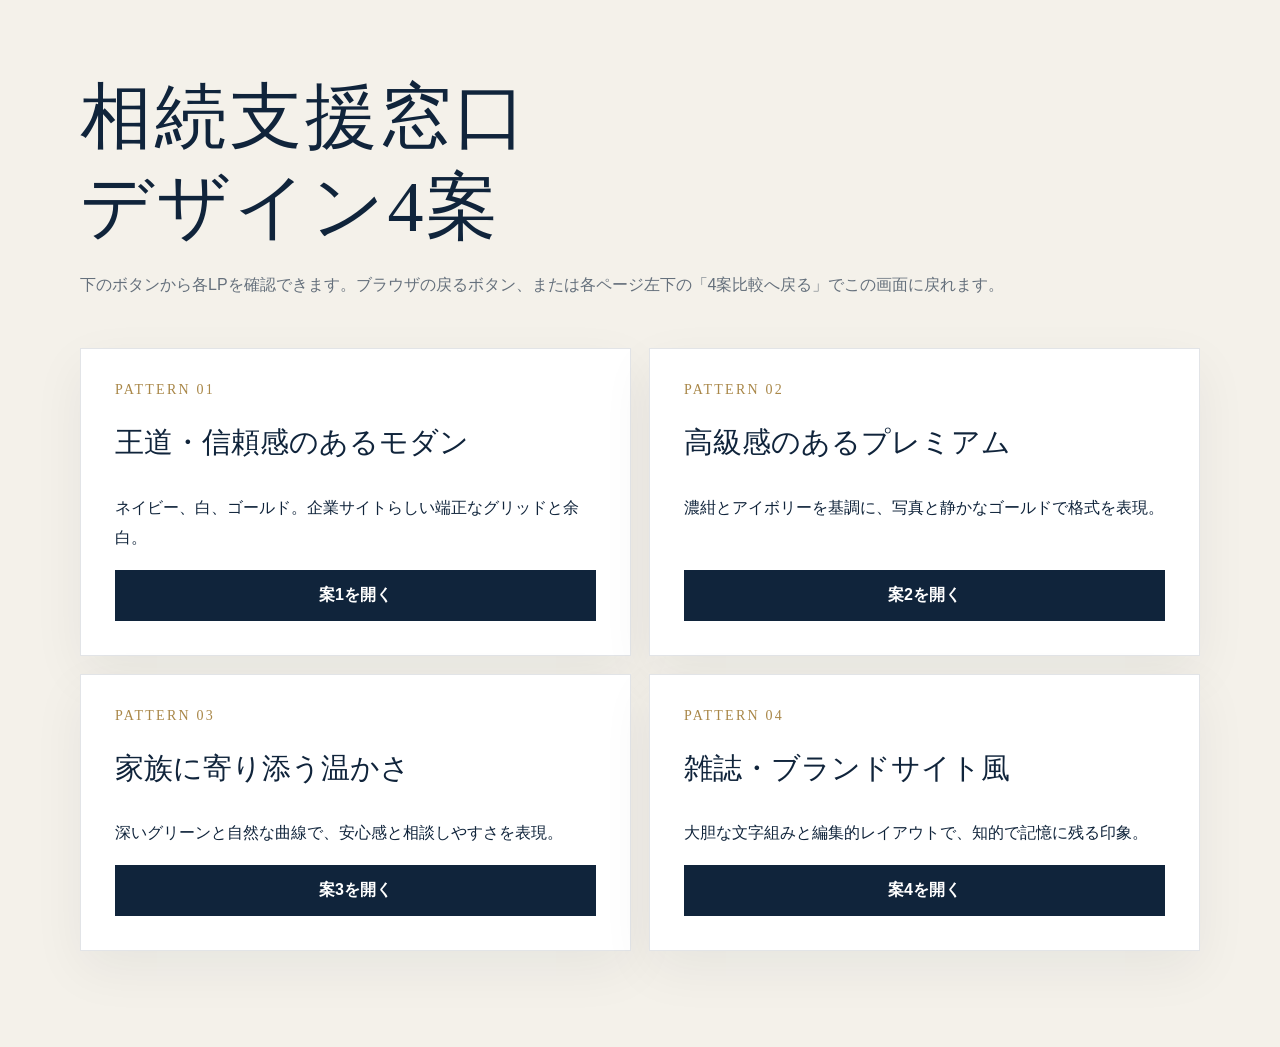
<file: index.html>
<!doctype html>
<html lang="ja">
<head>
  <meta charset="utf-8">
  <meta name="viewport" content="width=device-width,initial-scale=1">
  <title>相続支援窓口｜4案プレビュー</title>
  <style>
    *{box-sizing:border-box}body{margin:0;background:#f4f1ea;color:#10243b;font-family:"Yu Gothic","Hiragino Kaku Gothic ProN",sans-serif}
    main{width:min(1120px,calc(100% - 40px));margin:auto;padding:72px 0 96px}
    h1{margin:0;font:500 clamp(38px,6vw,72px)/1.25 "Yu Mincho","Hiragino Mincho ProN",serif;letter-spacing:.04em}
    .lead{margin:18px 0 48px;color:#65707c}
    .grid{display:grid;grid-template-columns:repeat(2,1fr);gap:18px}
    article{display:flex;flex-direction:column;min-height:270px;padding:34px;background:#fff;border:1px solid rgba(16,36,59,.12);box-shadow:0 18px 50px rgba(16,36,59,.06)}
    .number{color:#a98748;font:500 14px/1 Georgia,serif;letter-spacing:.16em}
    h2{margin:24px 0 12px;font:500 29px/1.5 "Yu Mincho","Hiragino Mincho ProN",serif}
    p{line-height:1.9}
    a{display:block;margin-top:auto;padding:15px 20px;background:#10243b;color:#fff;text-align:center;text-decoration:none;font-weight:700}
    @media(max-width:680px){main{padding-top:44px}.grid{grid-template-columns:1fr}article{min-height:240px}}
  </style>
</head>
<body>
  <main>
    <h1>相続支援窓口<br>デザイン4案</h1>
    <p class="lead">下のボタンから各LPを確認できます。ブラウザの戻るボタン、または各ページ左下の「4案比較へ戻る」でこの画面に戻れます。</p>
    <div class="grid">
      <article><span class="number">PATTERN 01</span><h2>王道・信頼感のあるモダン</h2><p>ネイビー、白、ゴールド。企業サイトらしい端正なグリッドと余白。</p><a href="./pattern-01-modern-trust/index.html">案1を開く</a></article>
      <article><span class="number">PATTERN 02</span><h2>高級感のあるプレミアム</h2><p>濃紺とアイボリーを基調に、写真と静かなゴールドで格式を表現。</p><a href="./pattern-02-premium/index.html">案2を開く</a></article>
      <article><span class="number">PATTERN 03</span><h2>家族に寄り添う温かさ</h2><p>深いグリーンと自然な曲線で、安心感と相談しやすさを表現。</p><a href="./pattern-03-warm-family/index.html">案3を開く</a></article>
      <article><span class="number">PATTERN 04</span><h2>雑誌・ブランドサイト風</h2><p>大胆な文字組みと編集的レイアウトで、知的で記憶に残る印象。</p><a href="./pattern-04-editorial/index.html">案4を開く</a></article>
    </div>
  </main>
</body>
</html>
</file>
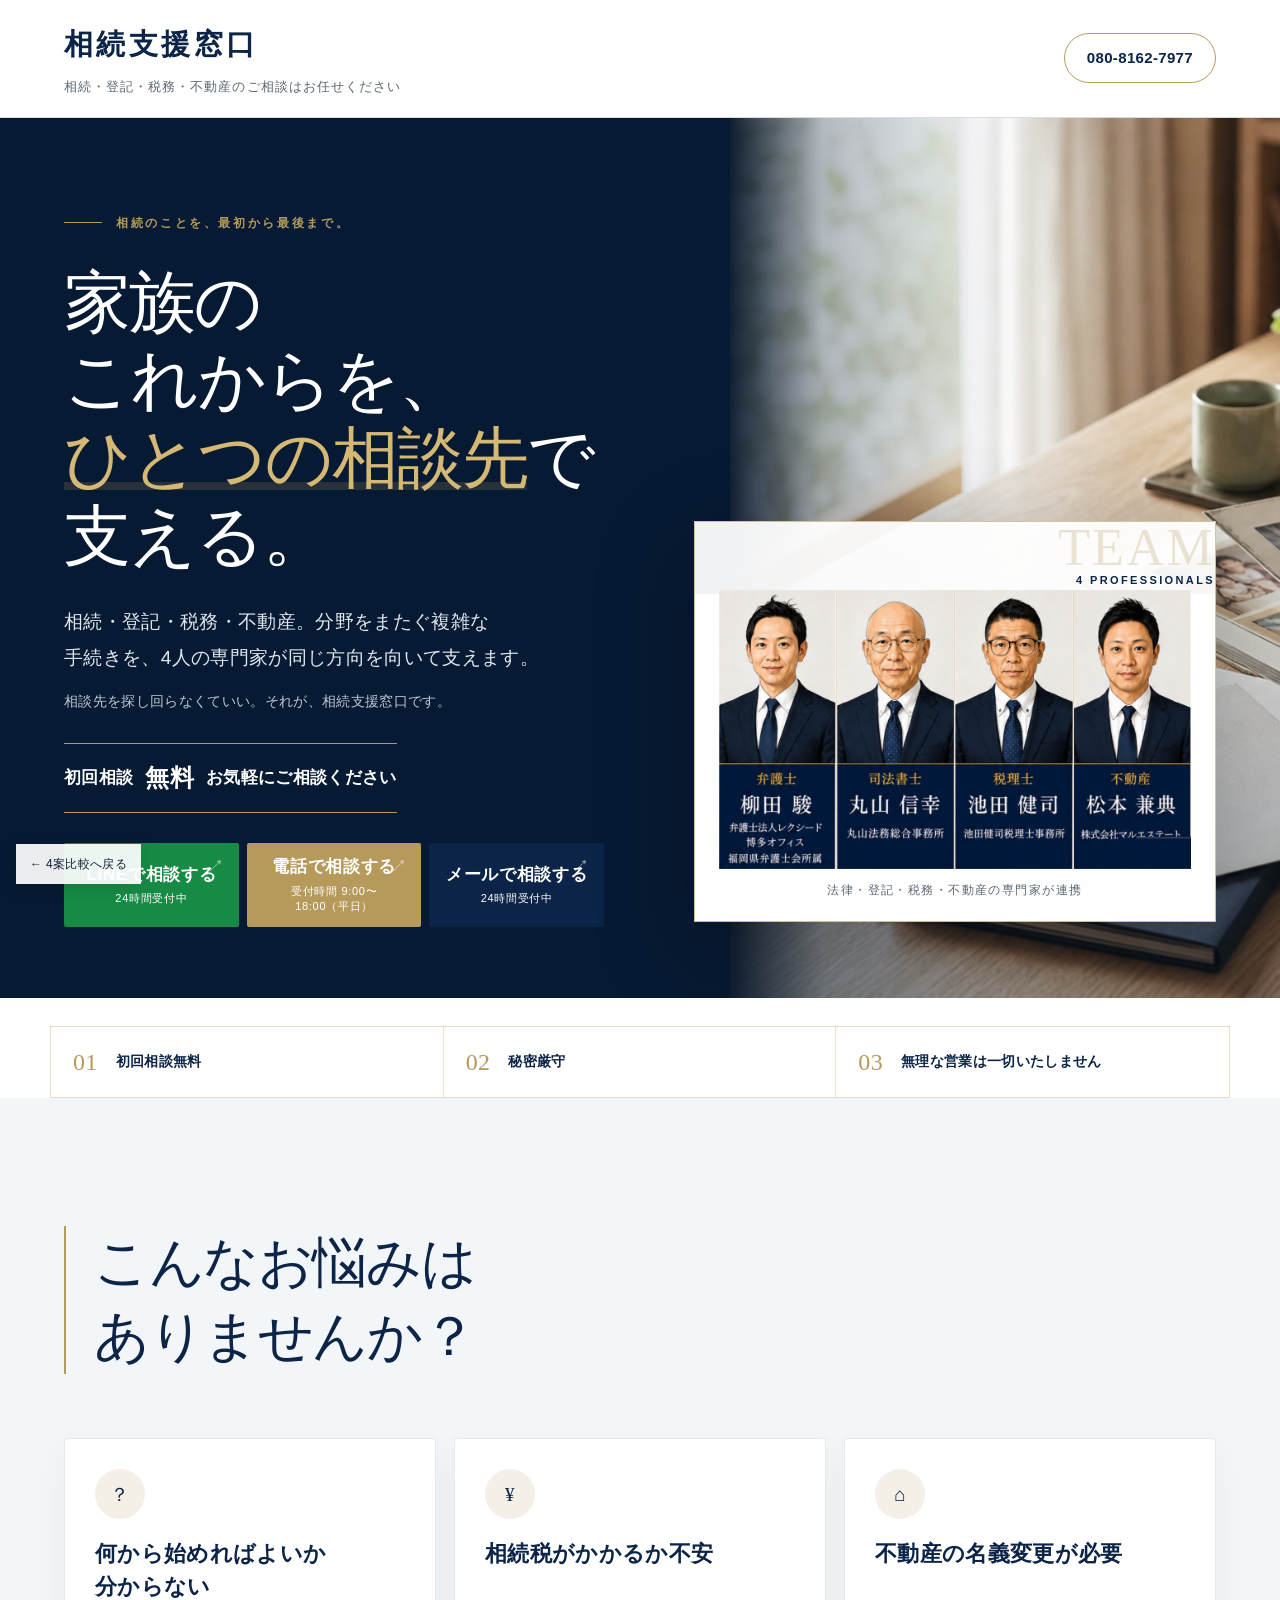
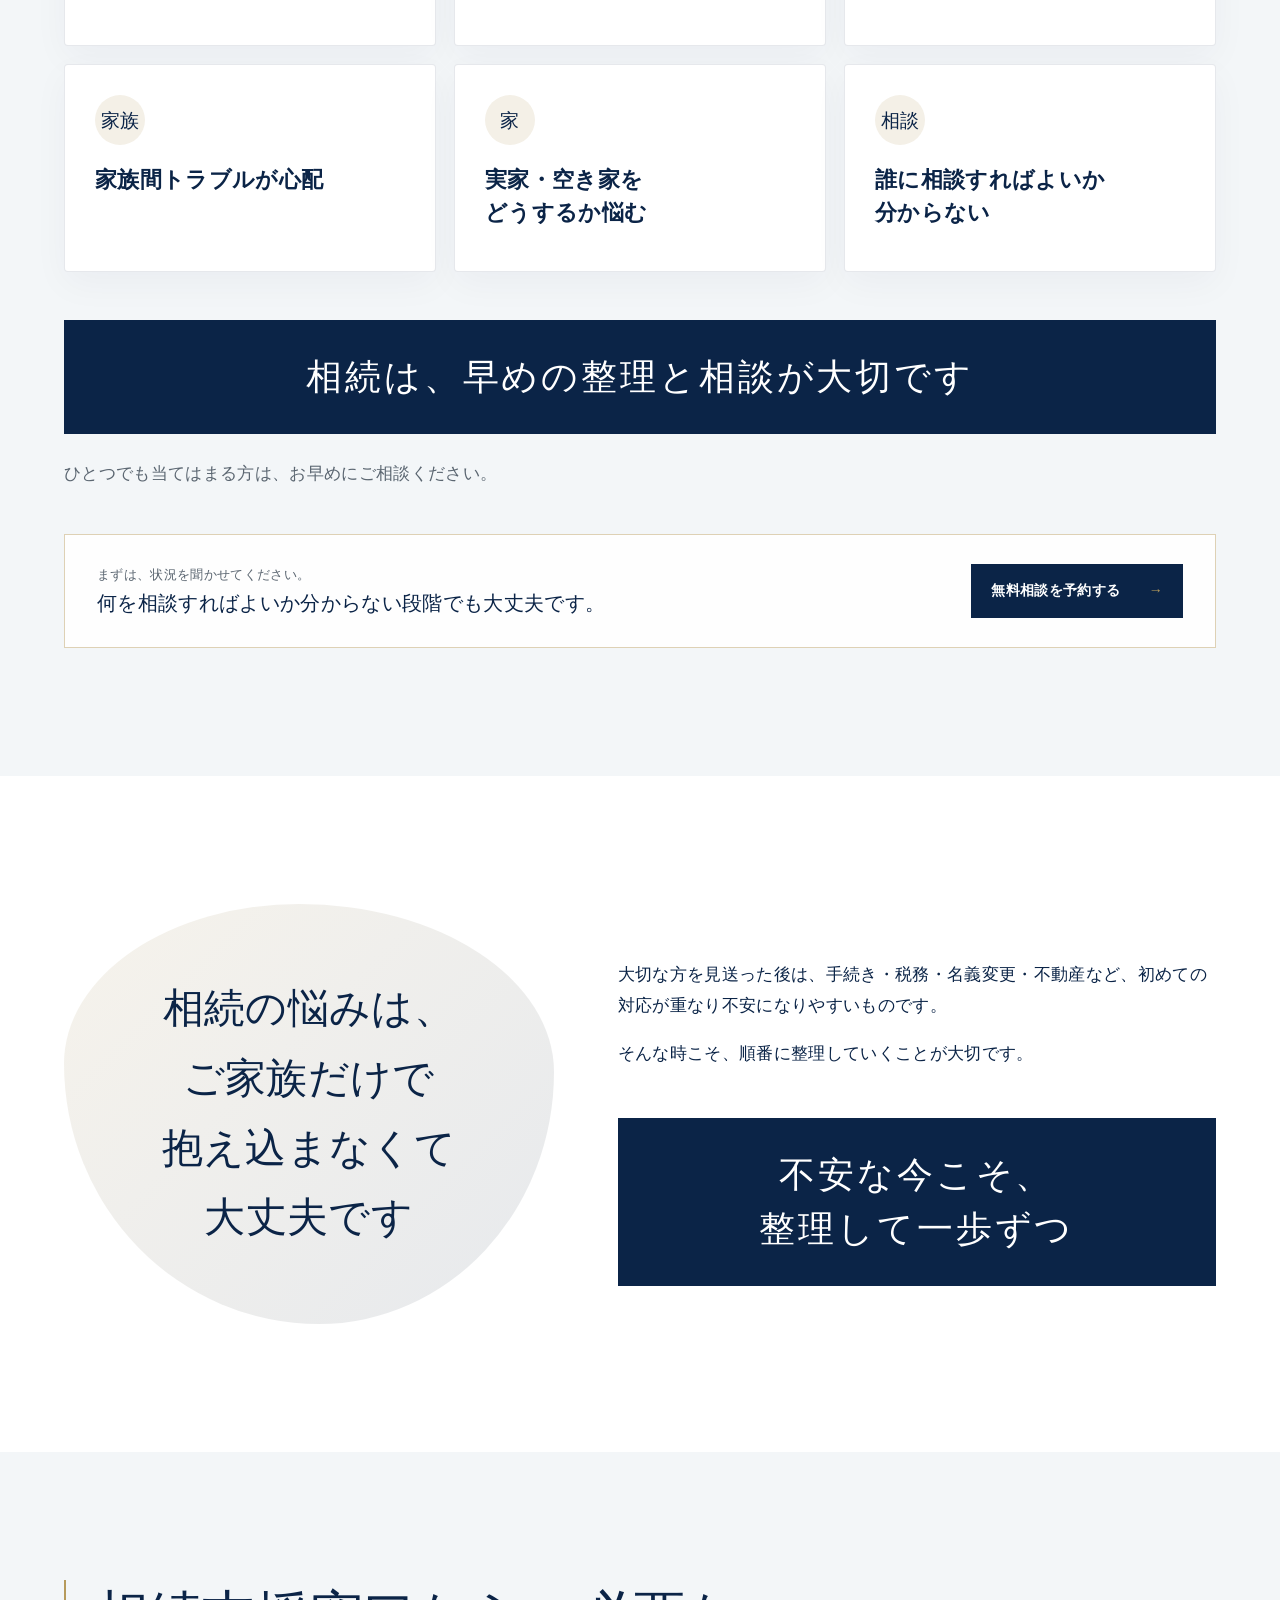
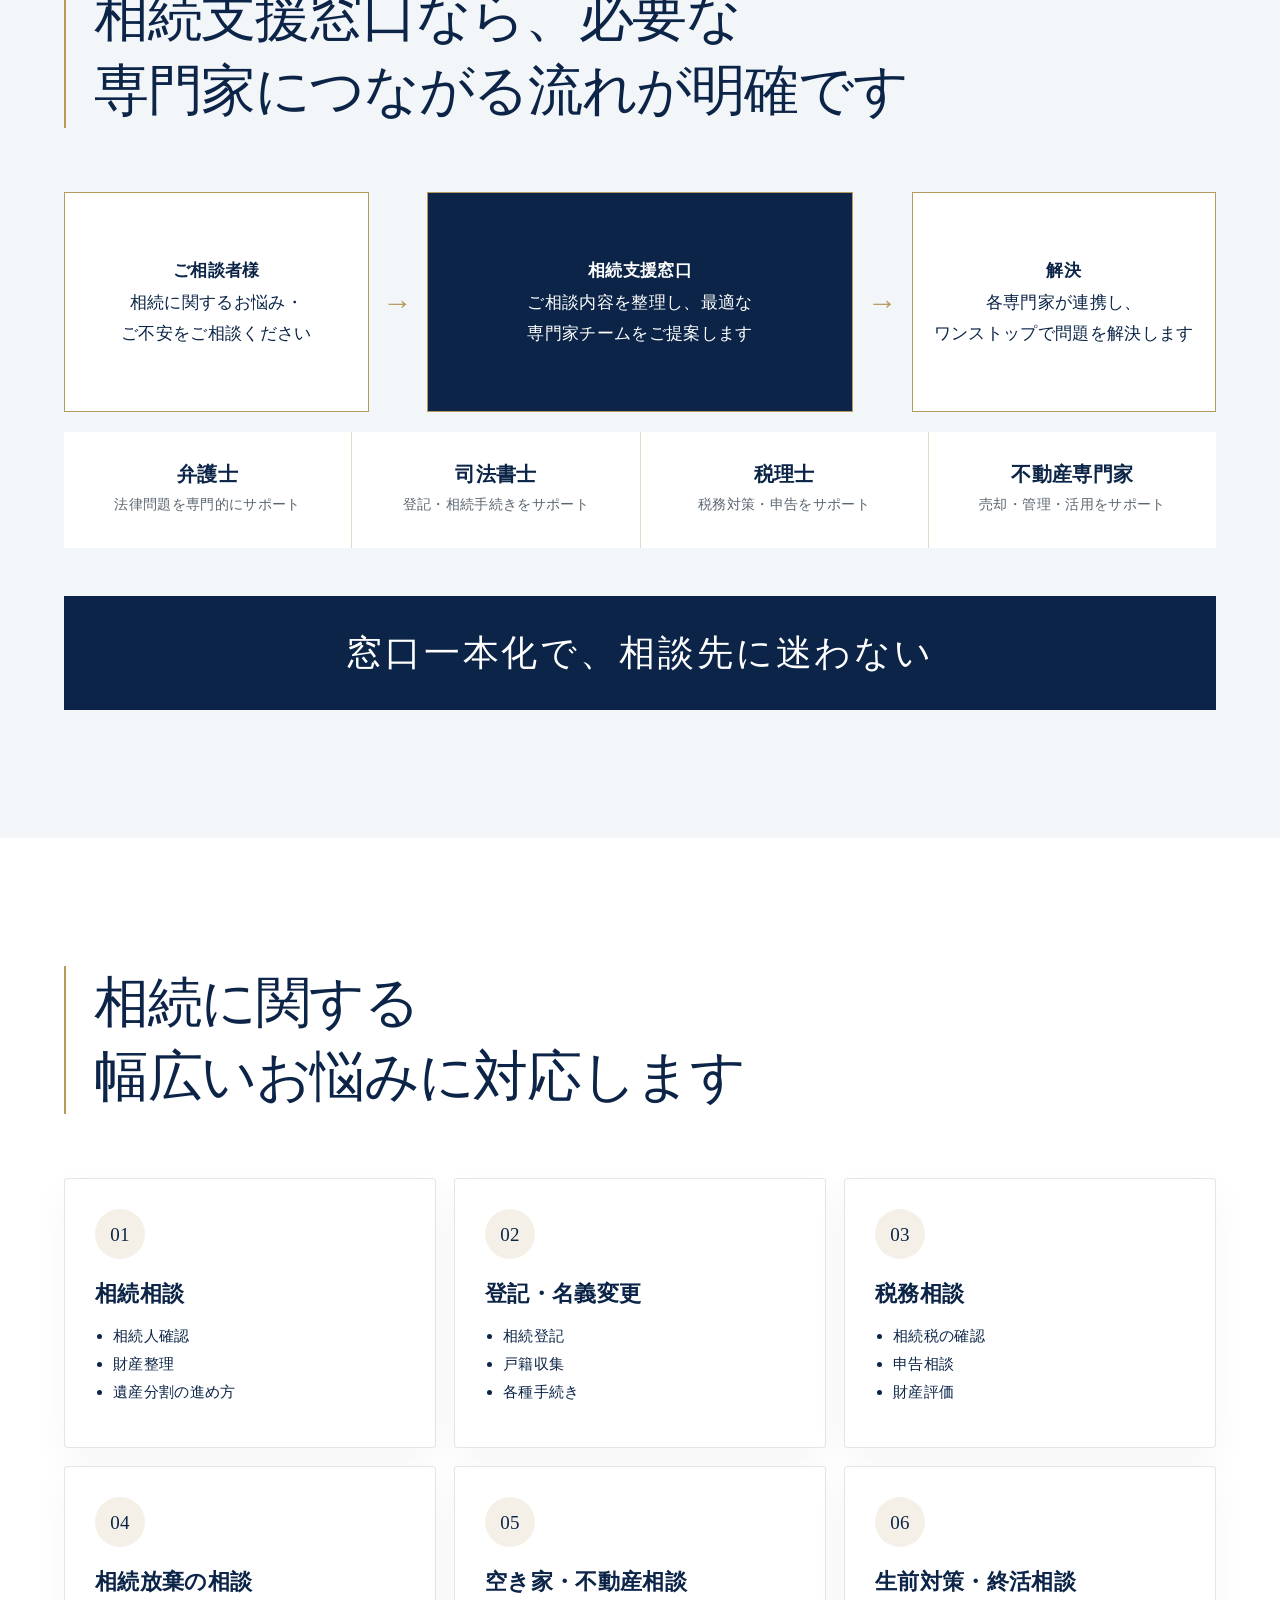
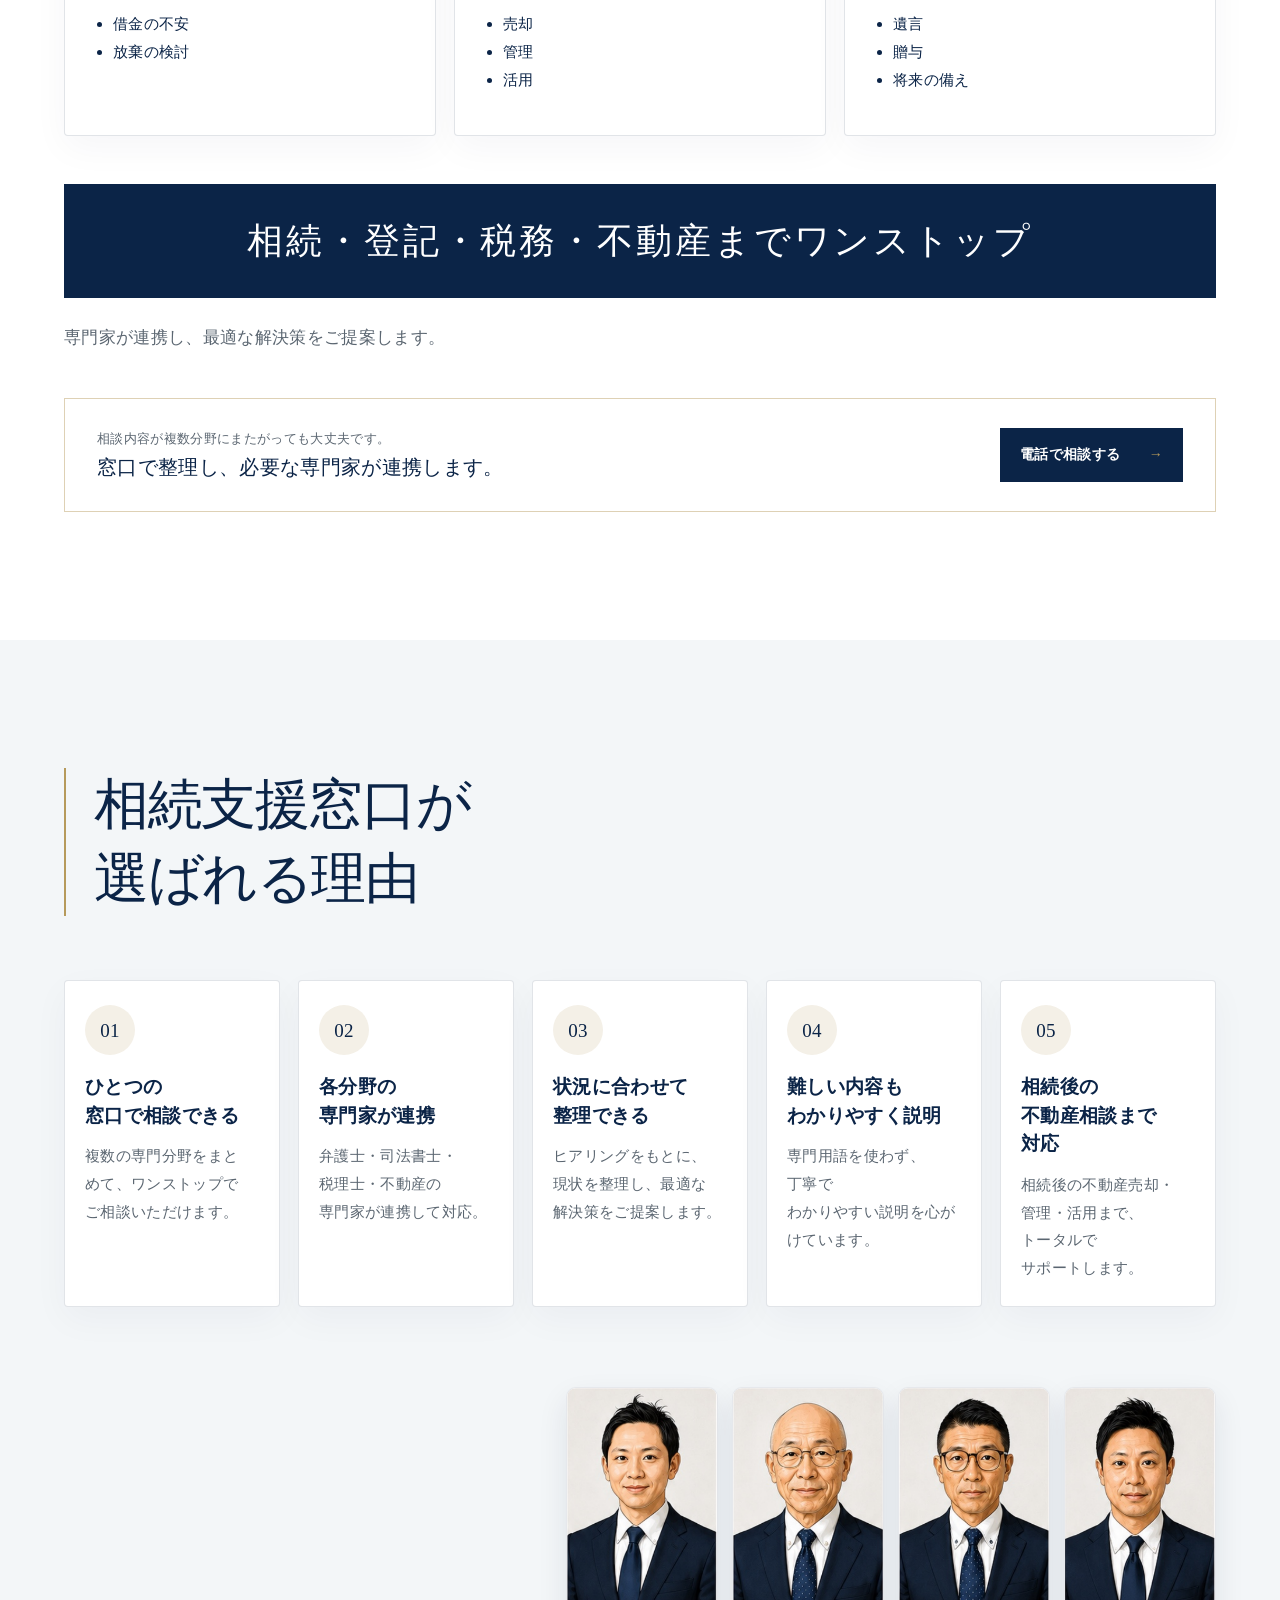
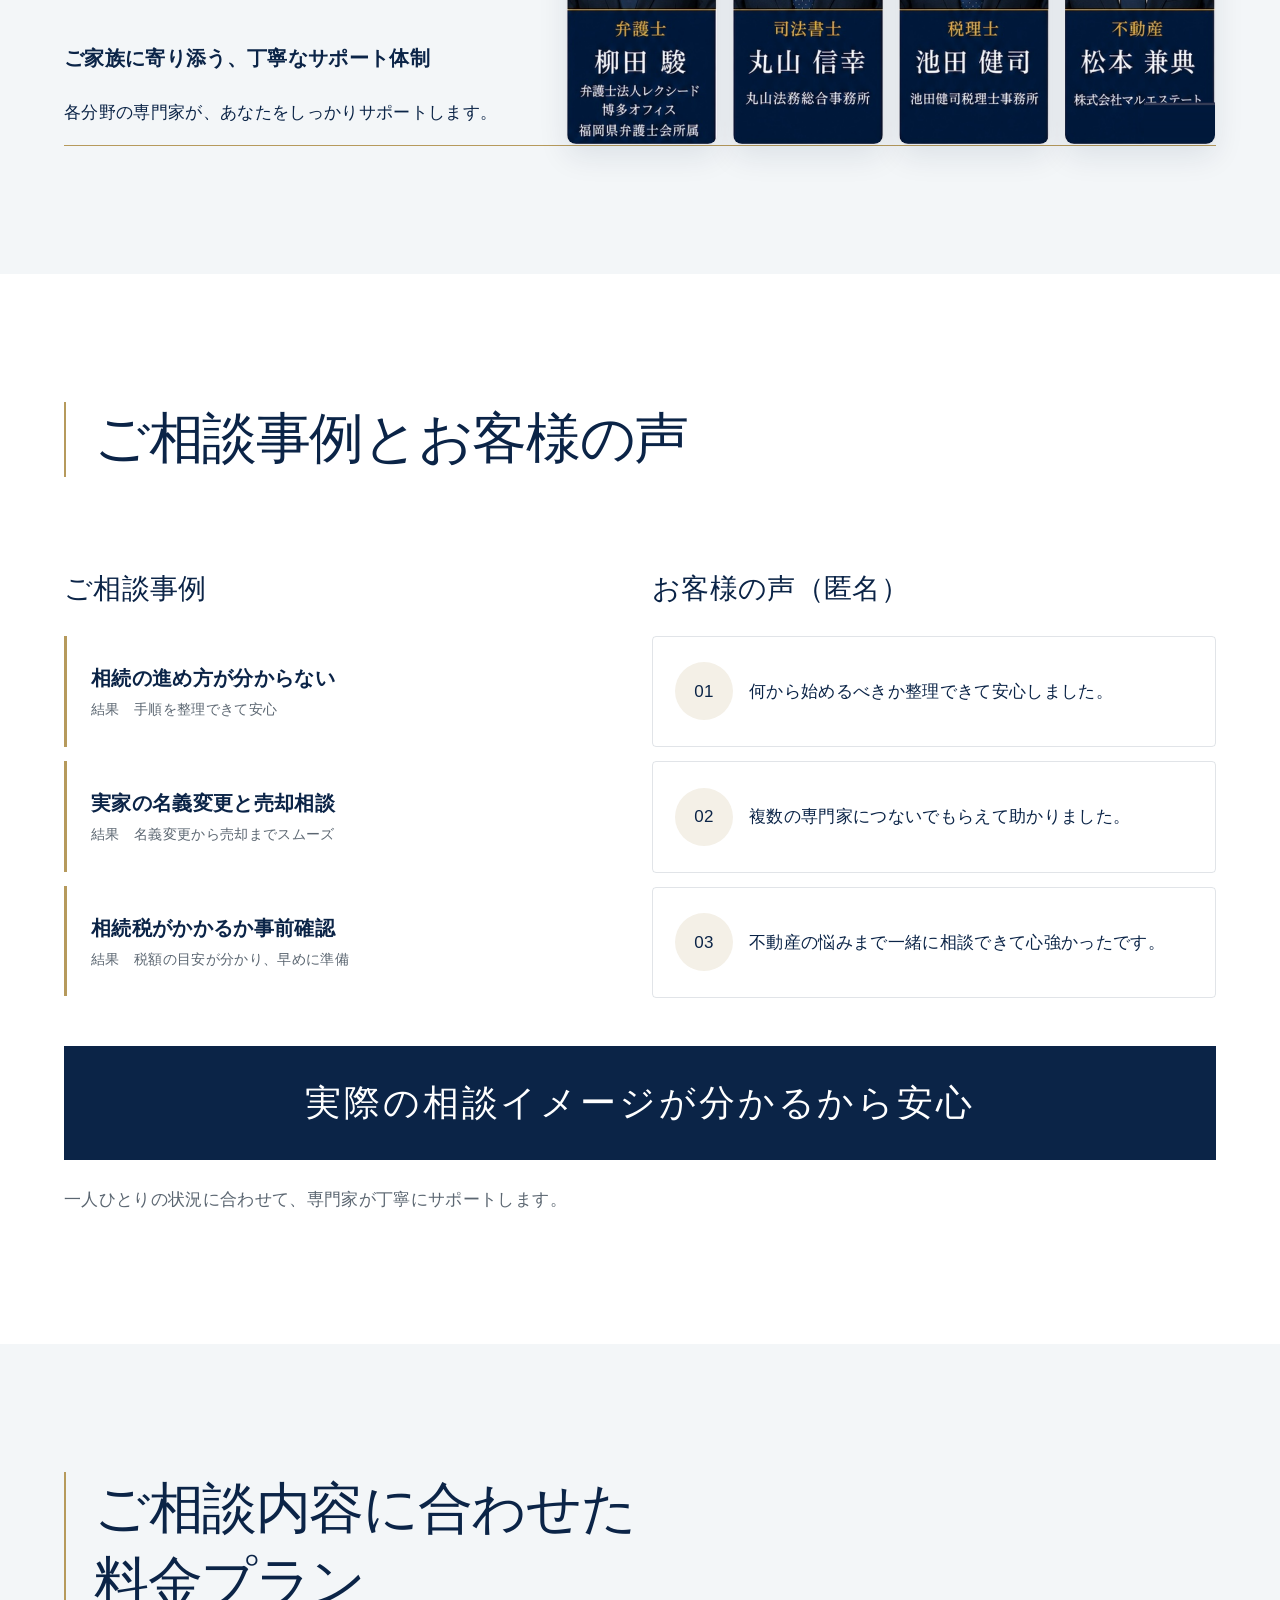
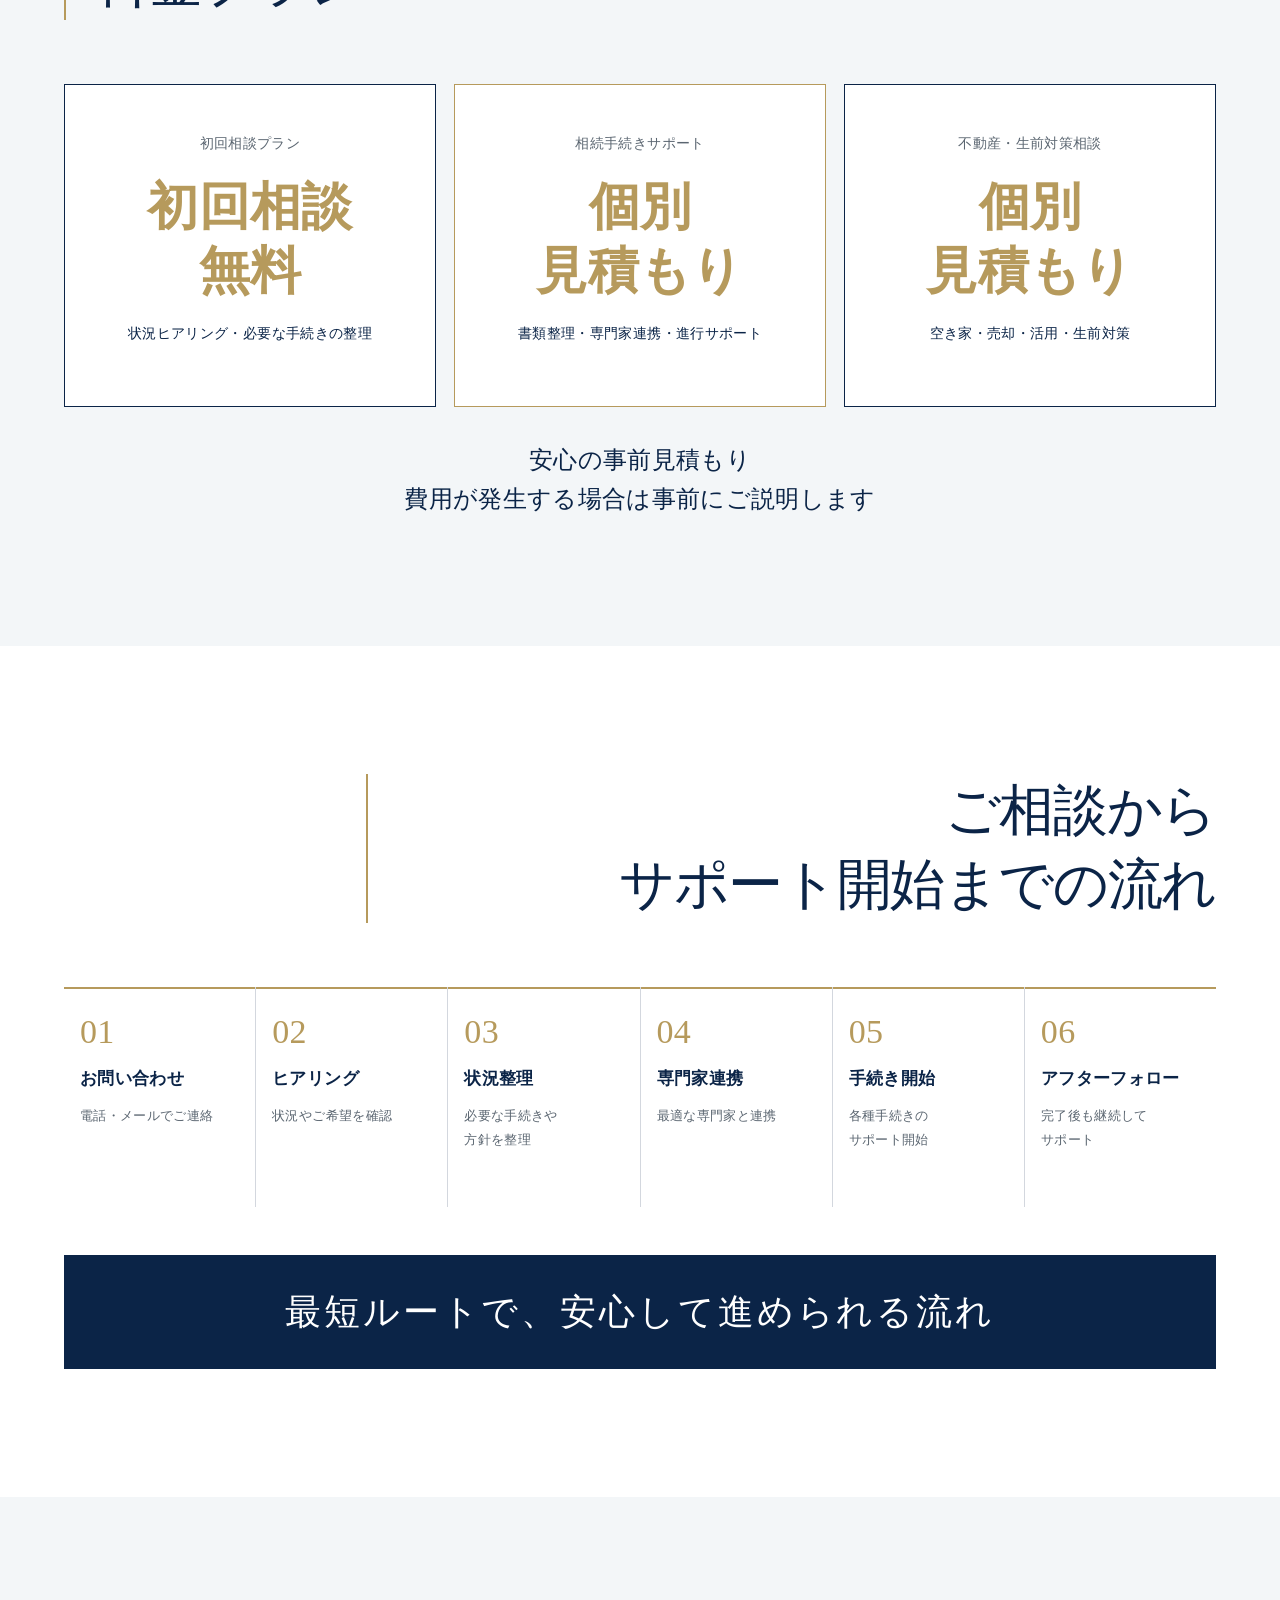
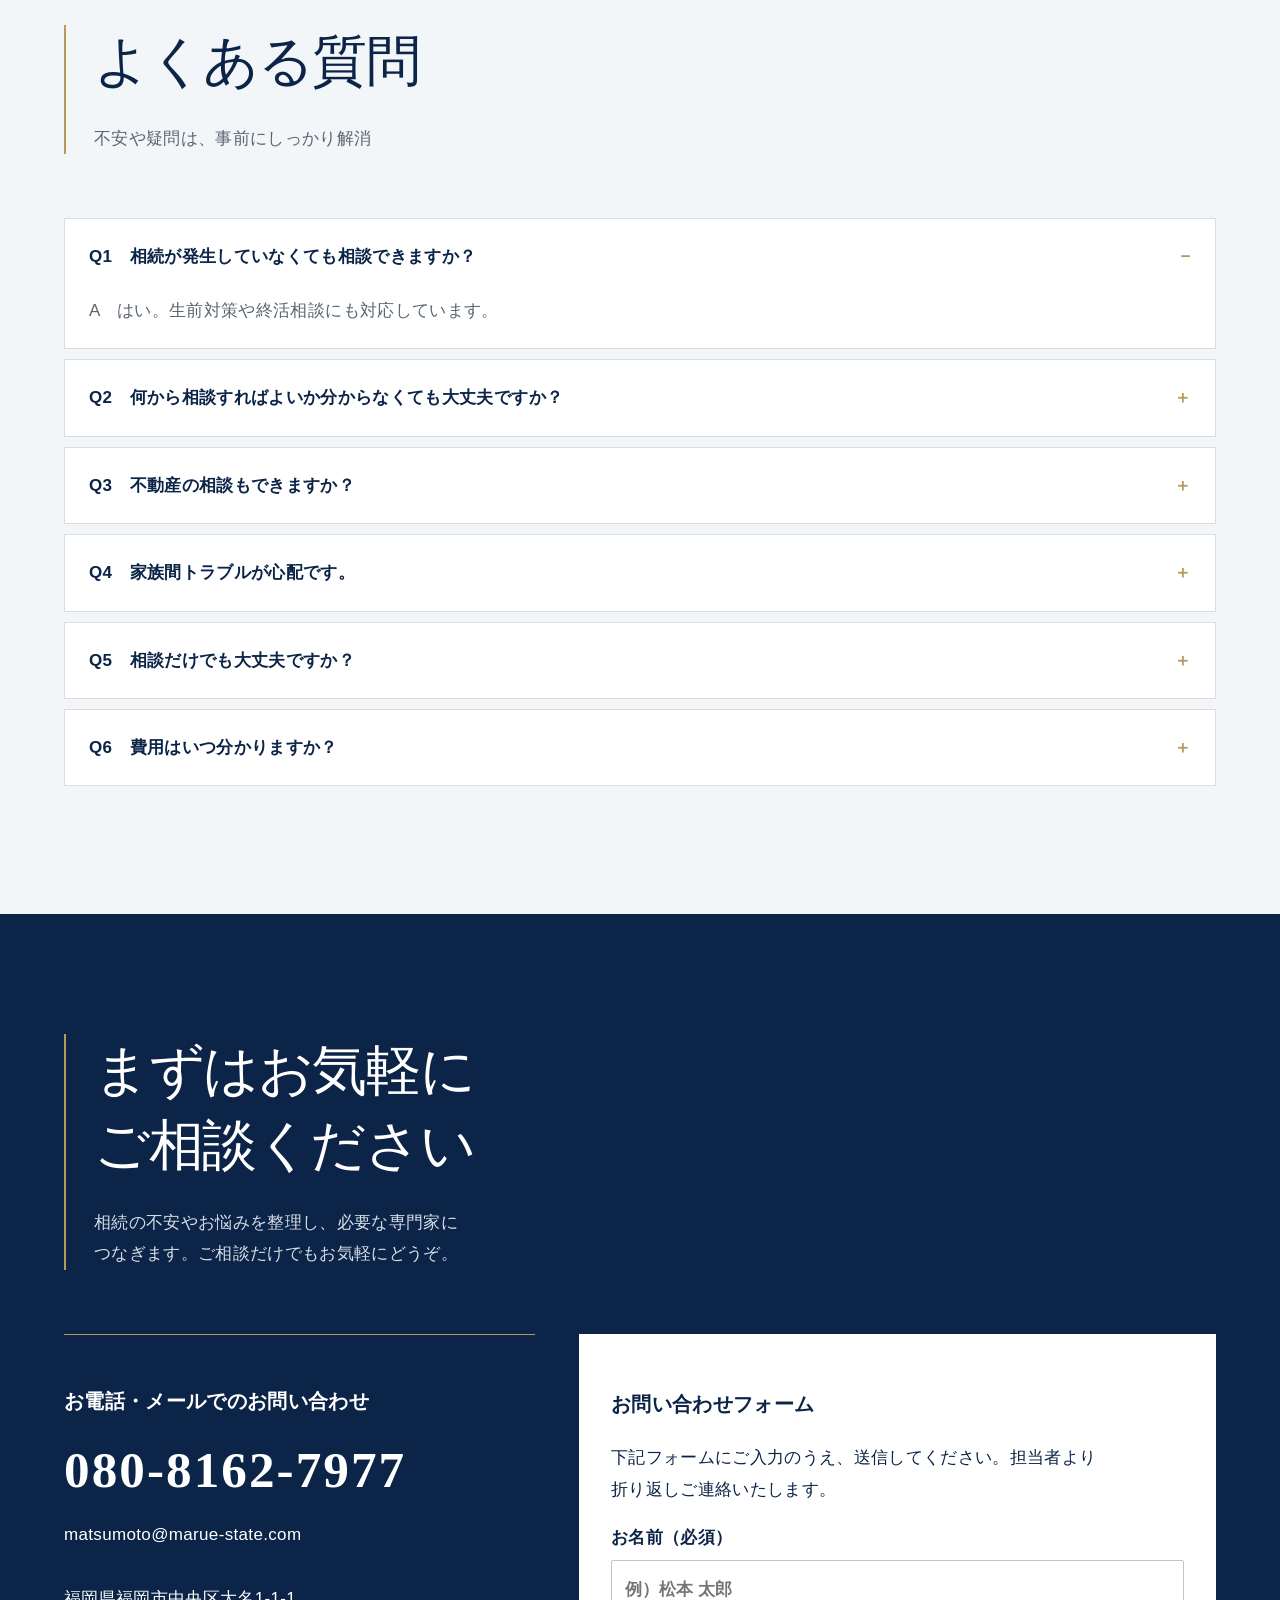
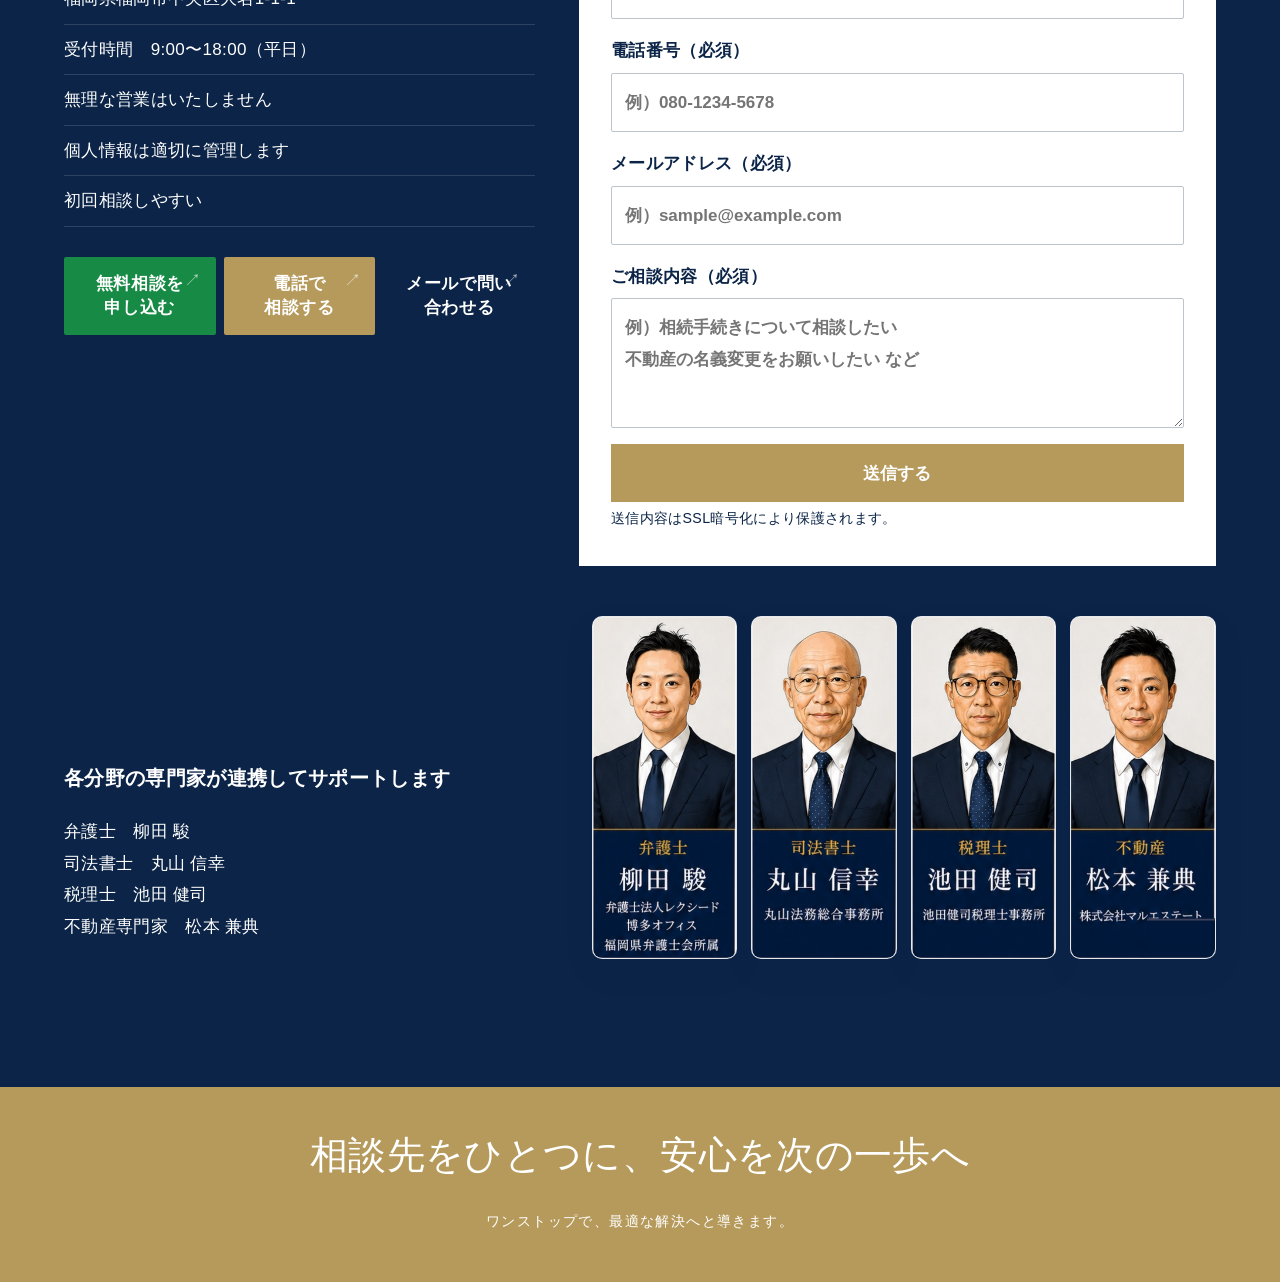
<file: pattern-01-modern-trust/index.html>
<!doctype html><html lang="ja"><head><meta charset="utf-8"><meta name="viewport" content="width=device-width,initial-scale=1"><meta name="description" content="相続・登記・税務・不動産まで、各分野の専門家が連携する相続支援窓口。"><title>相続支援窓口｜王道・信頼感のあるモダンデザイン</title><link rel="stylesheet" href="../shared/lp.css"><link rel="stylesheet" href="./style.css"></head><body class="pattern modern-trust"><div id="app"></div><script src="../shared/content.js"></script><script src="./script.js"></script></body></html>
</file>
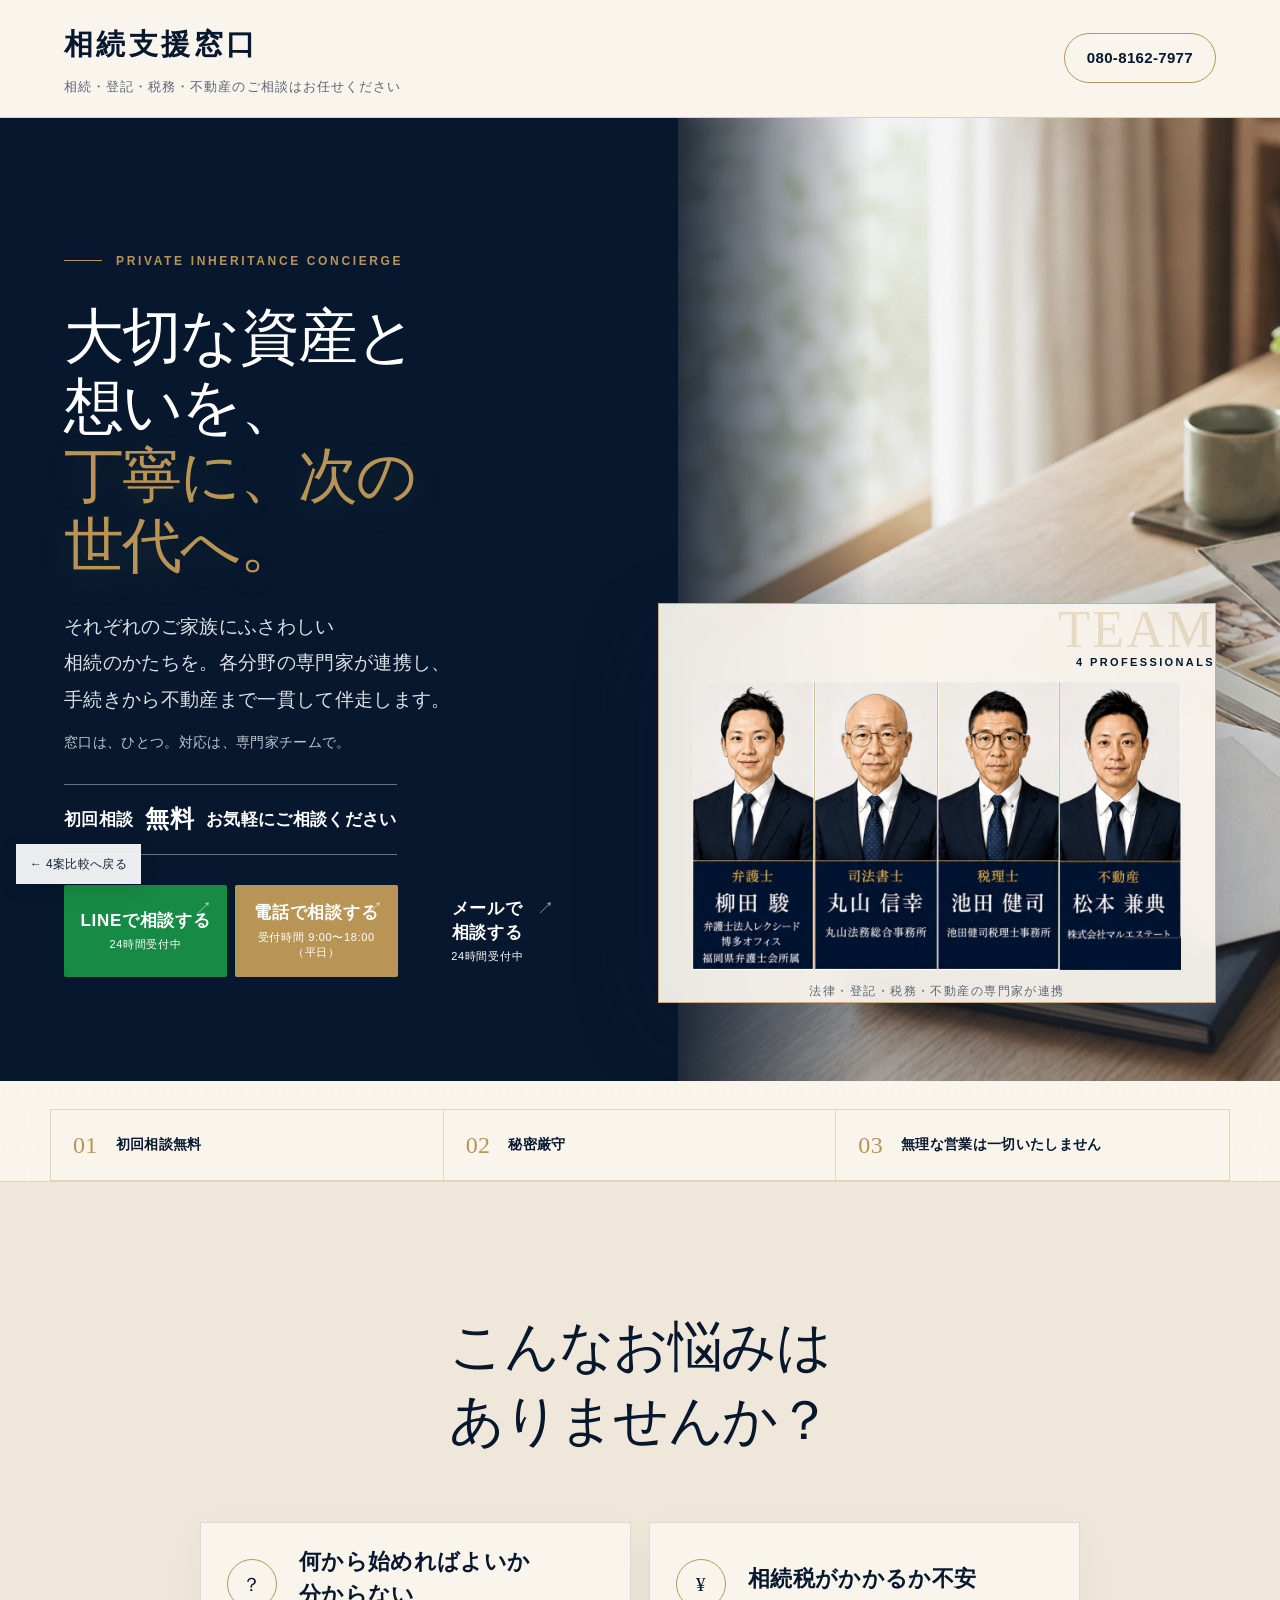
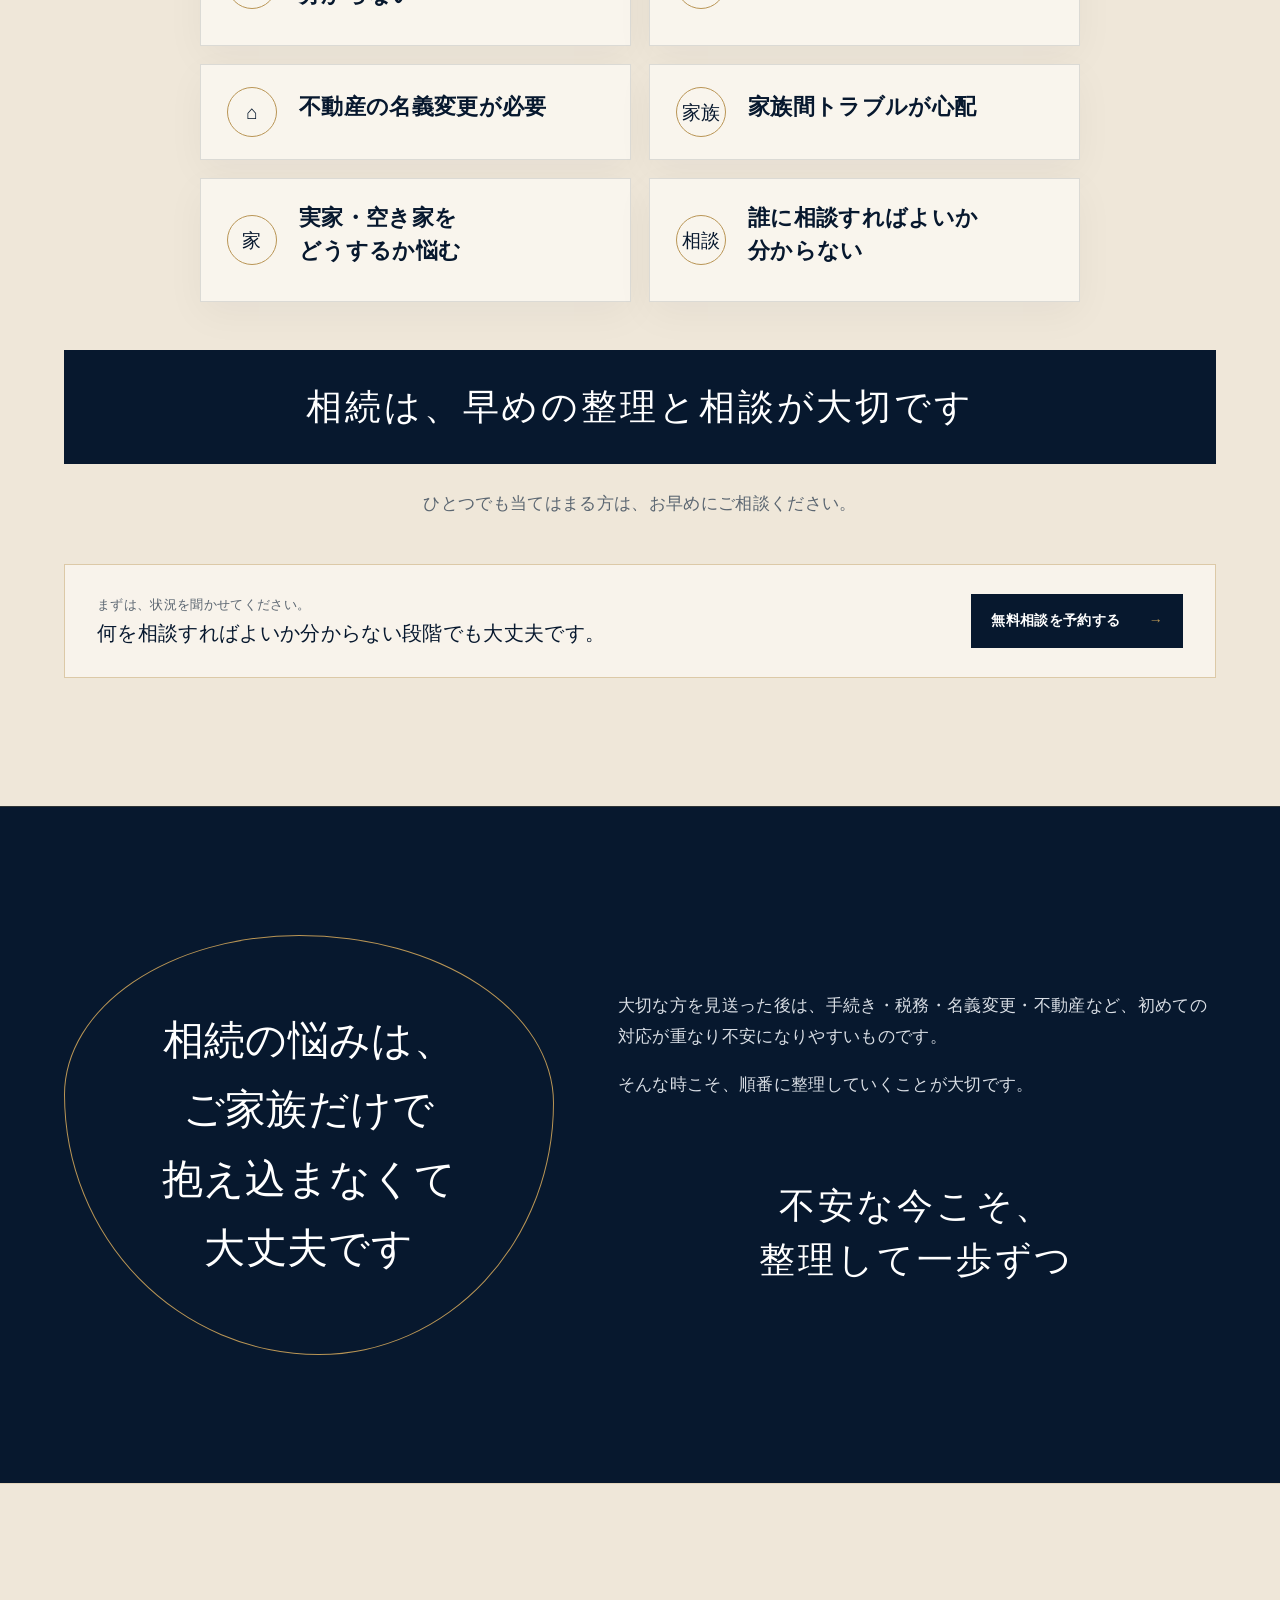
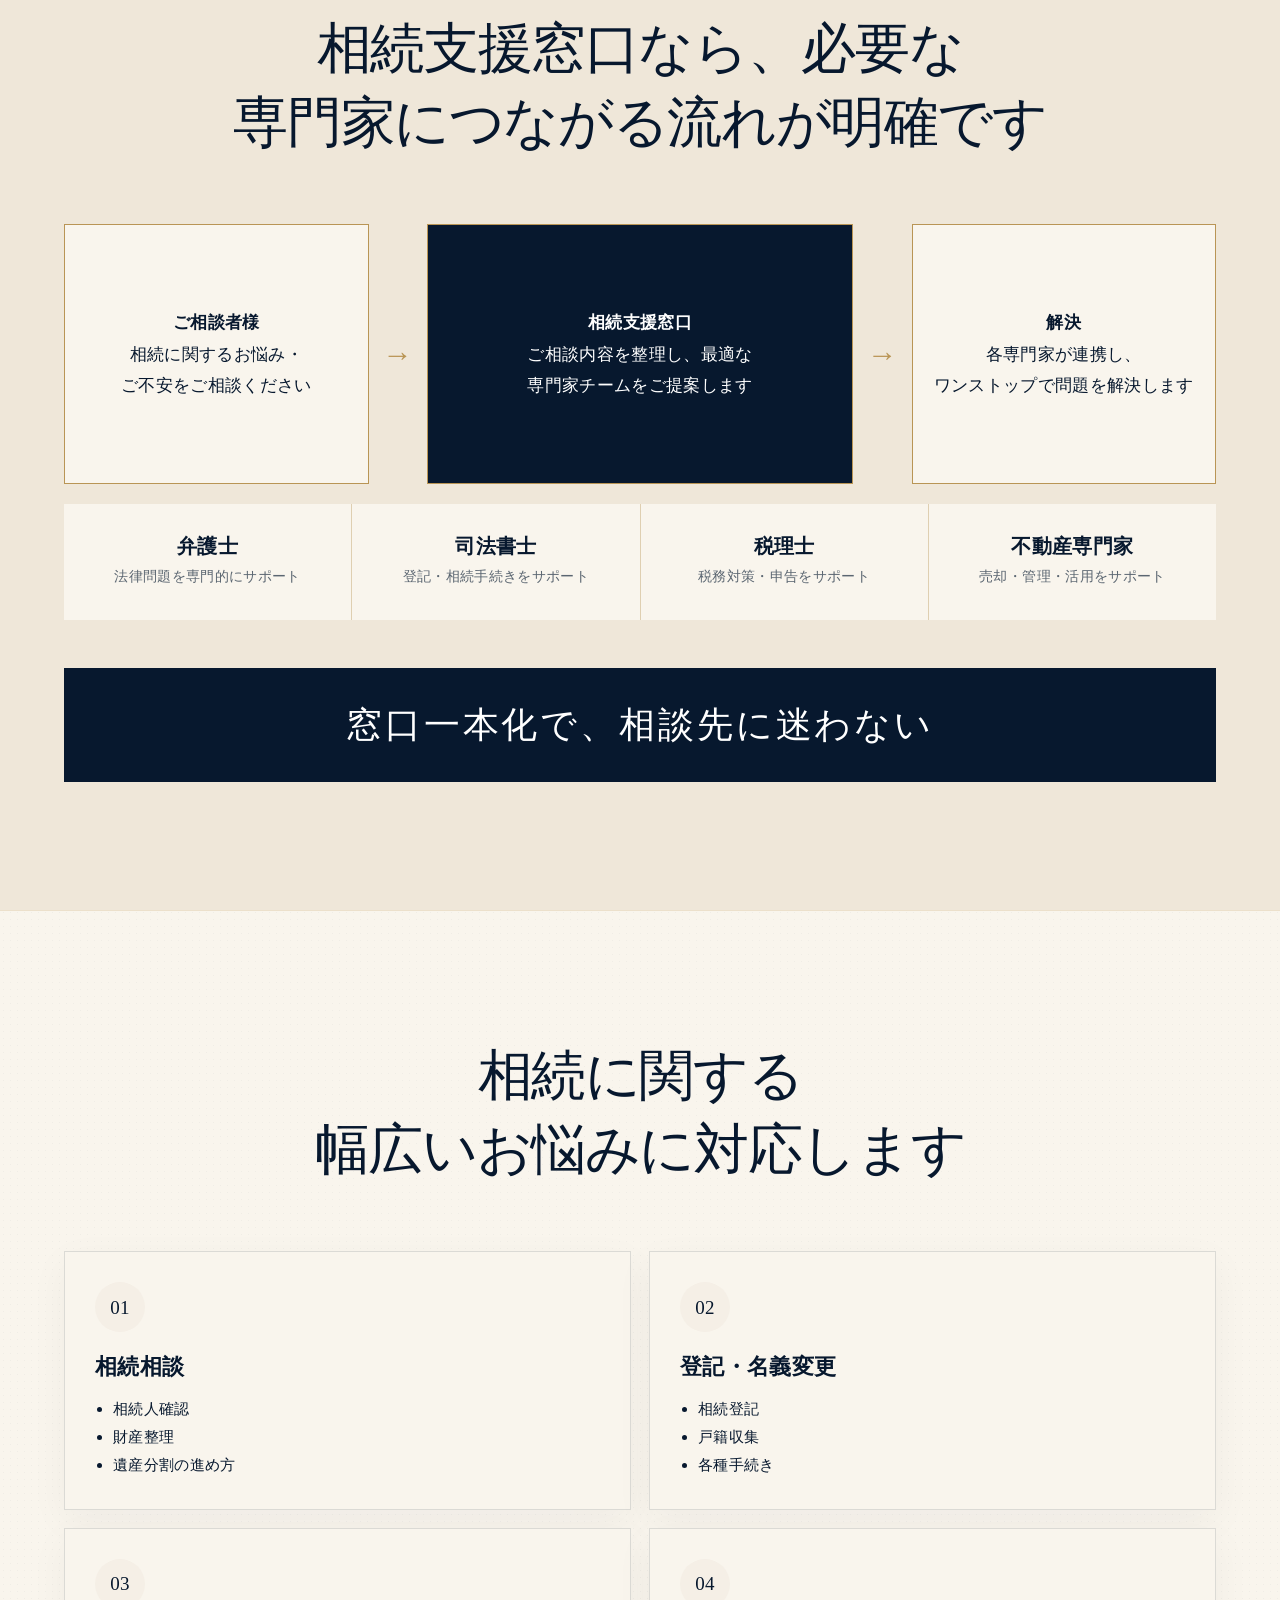
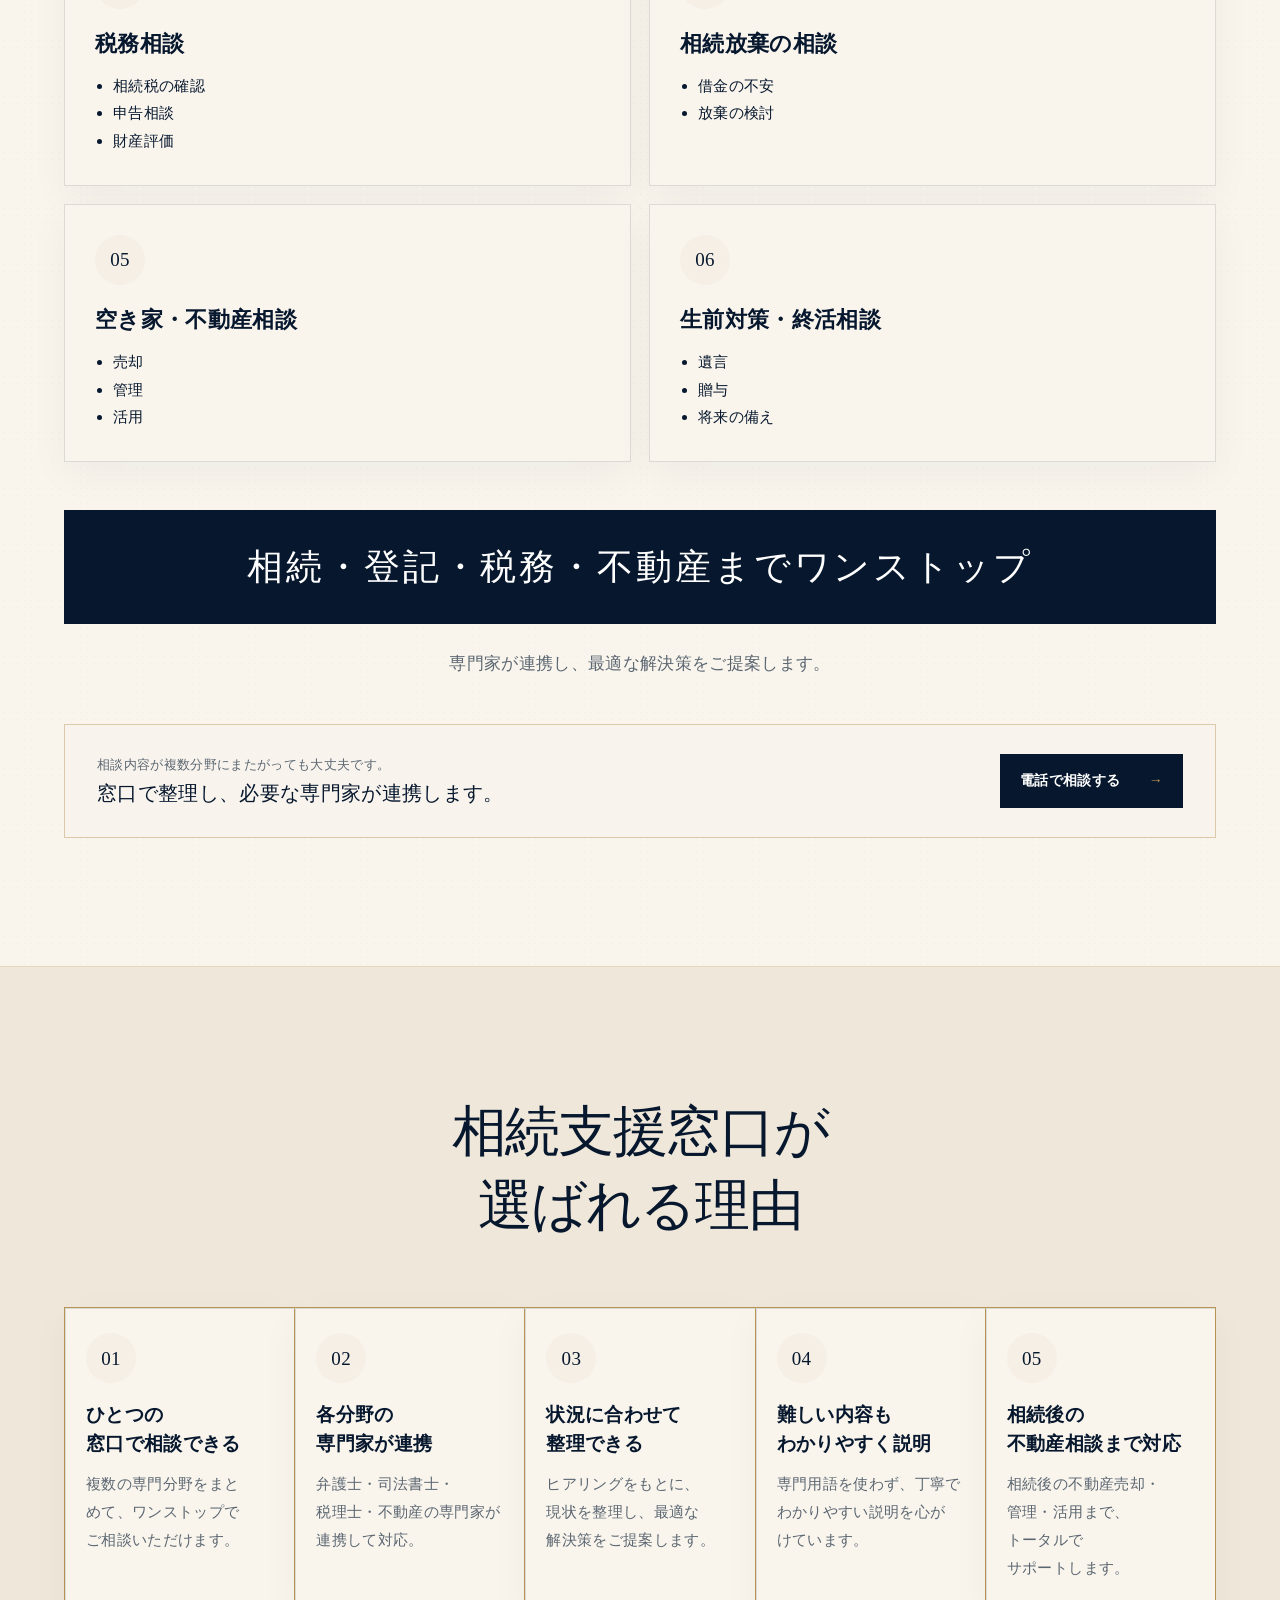
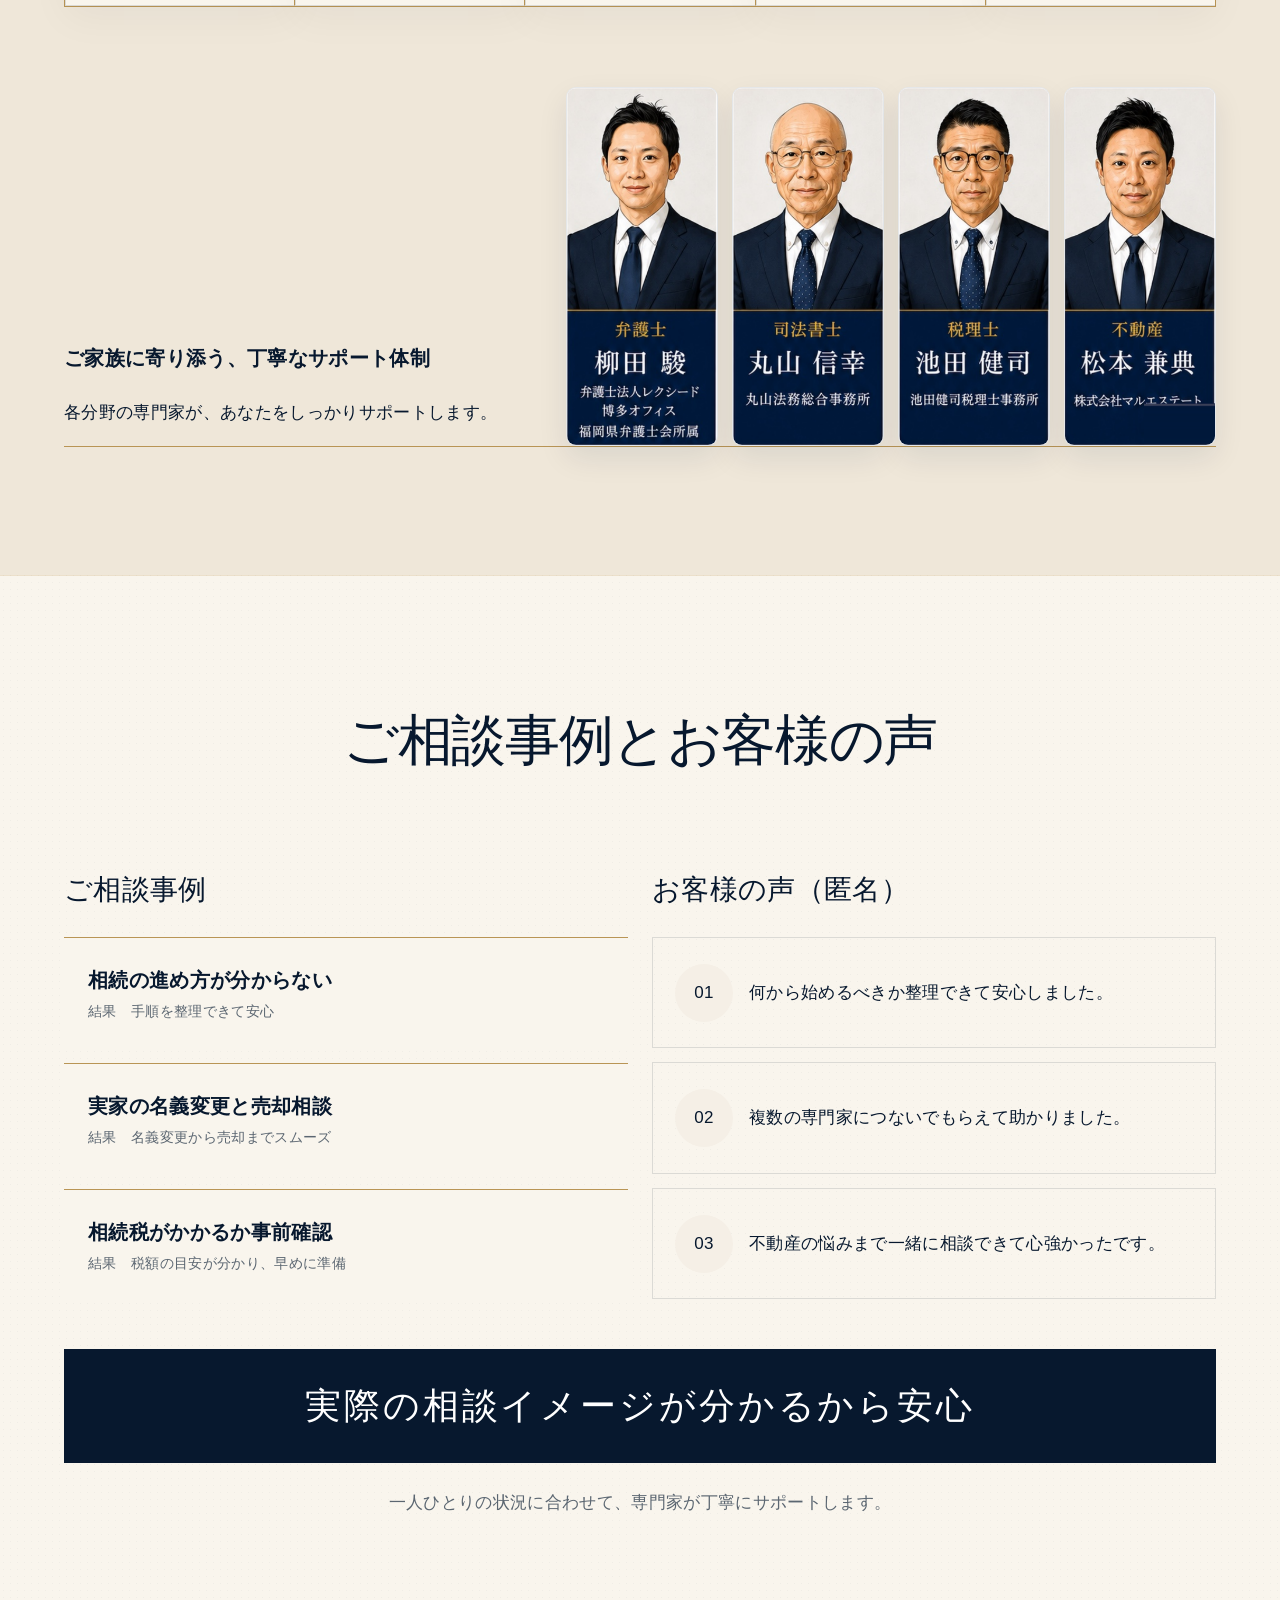
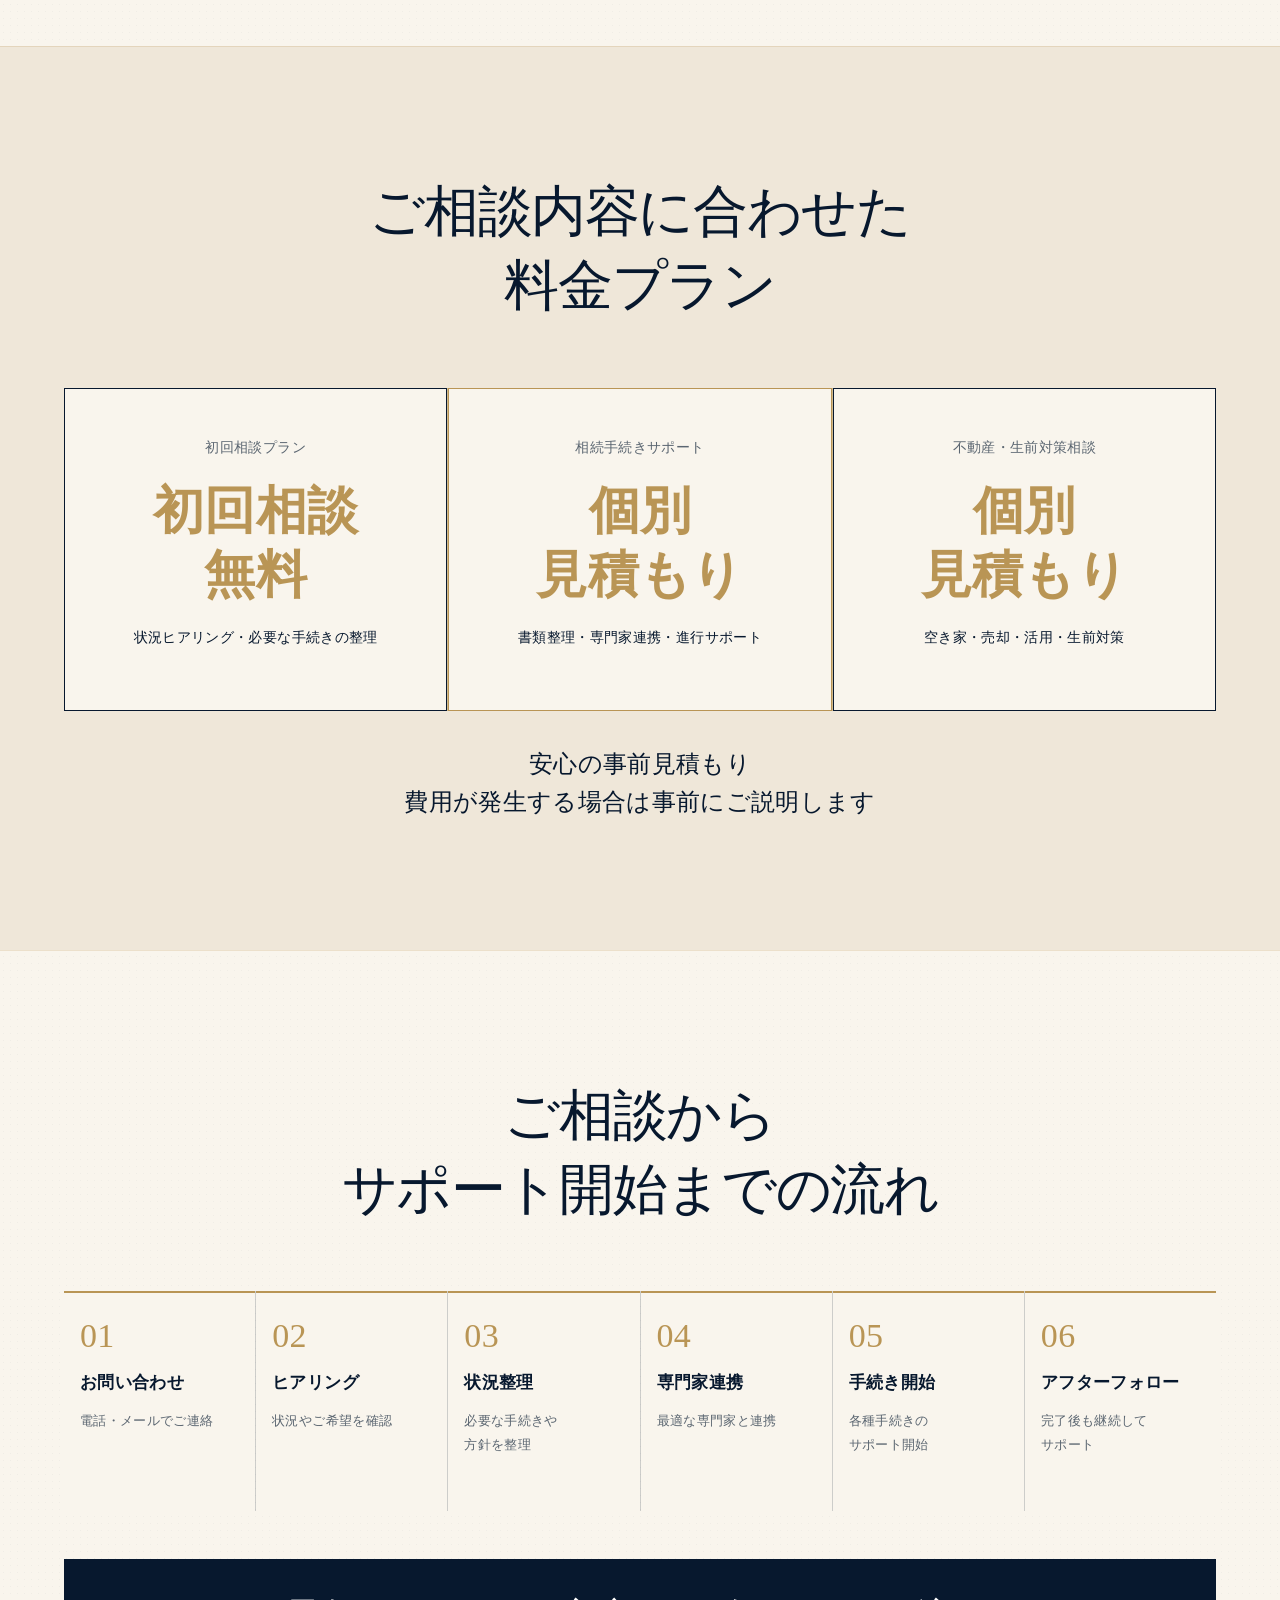
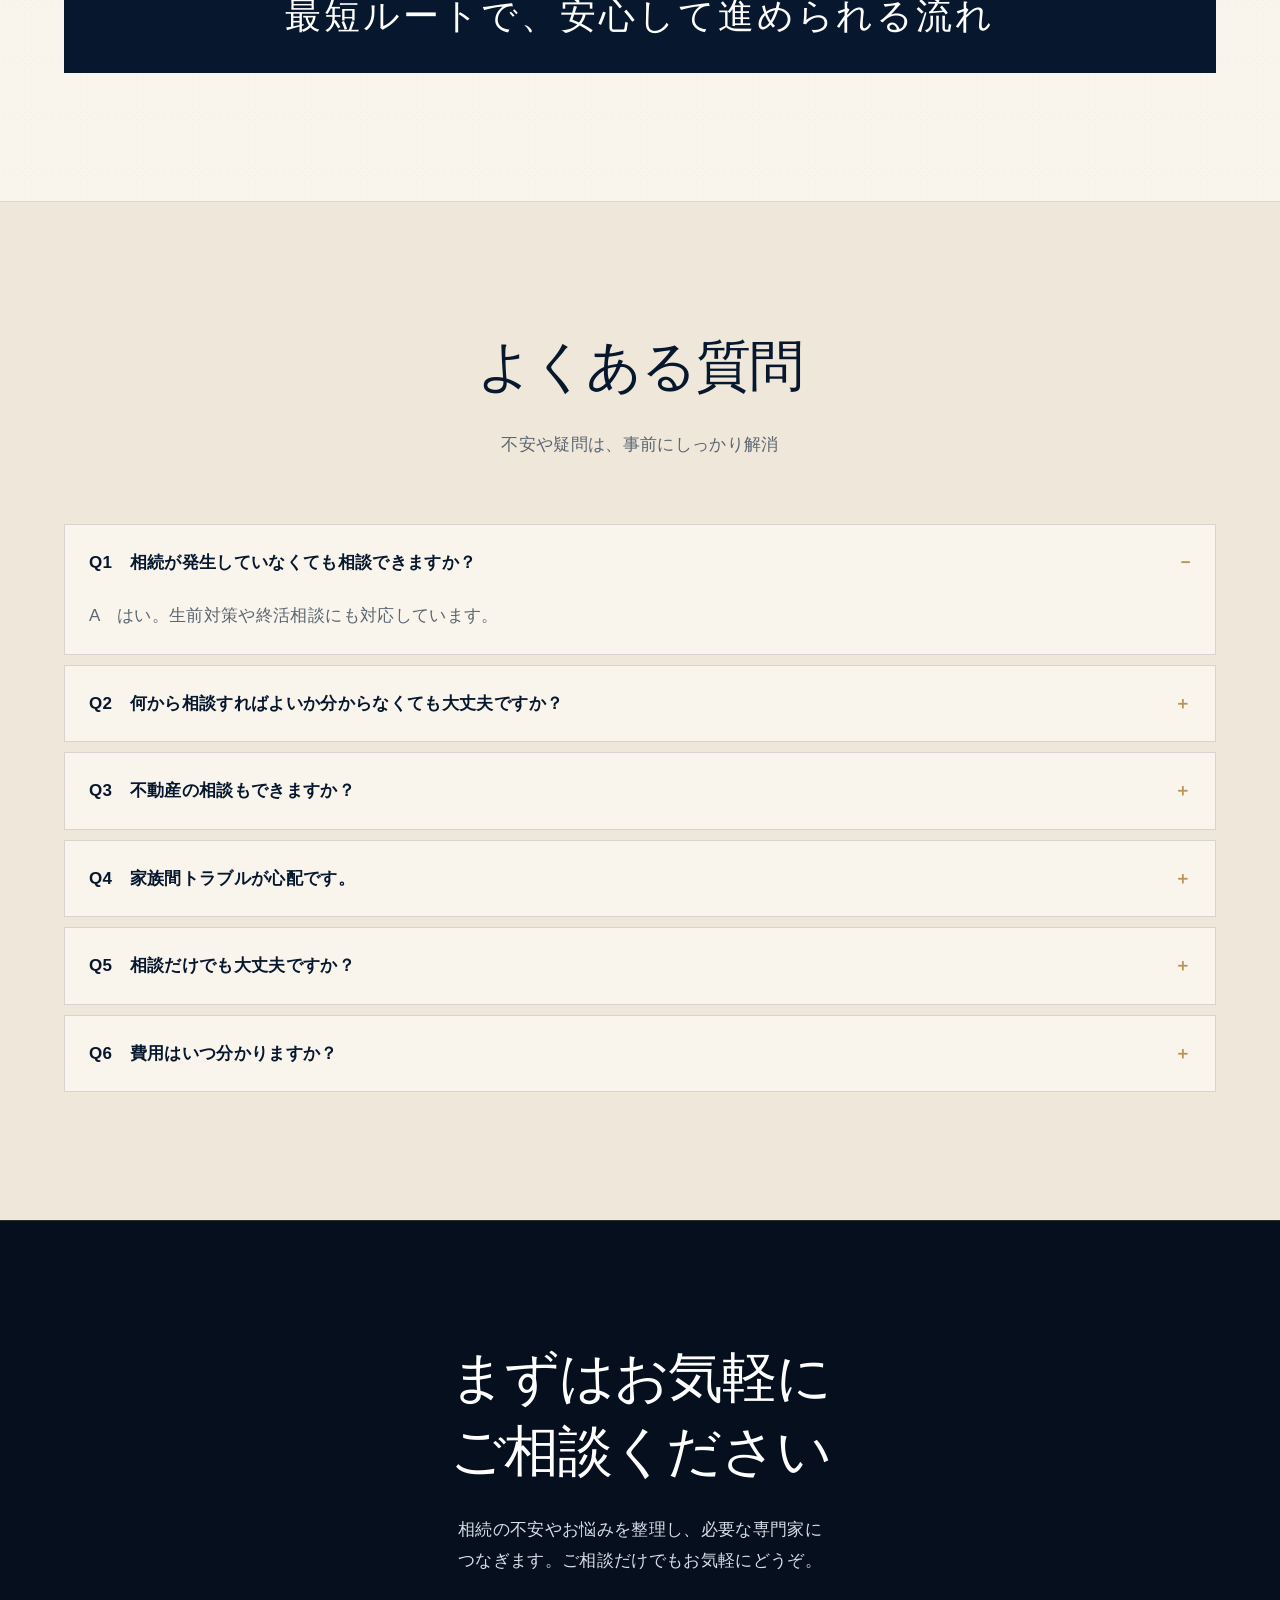
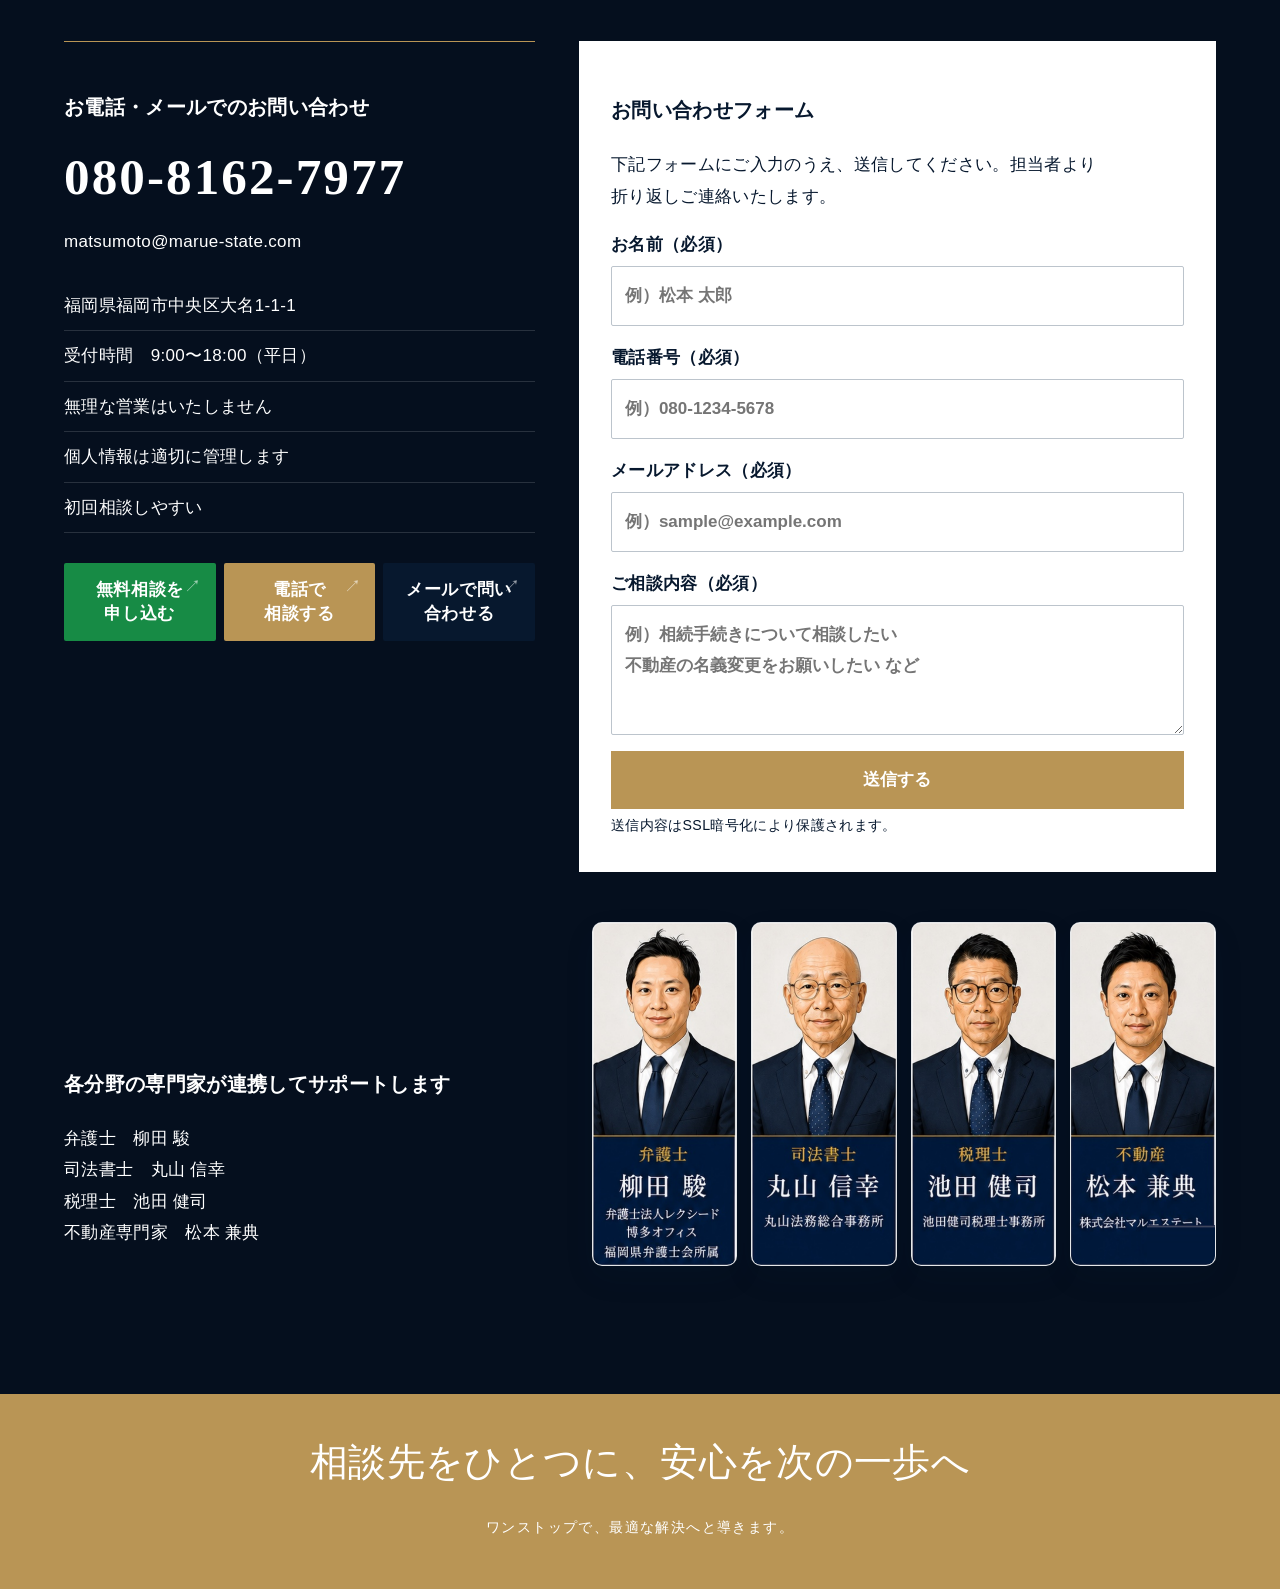
<file: pattern-02-premium/index.html>
<!doctype html><html lang="ja"><head><meta charset="utf-8"><meta name="viewport" content="width=device-width,initial-scale=1"><meta name="description" content="相続・登記・税務・不動産まで、各分野の専門家が連携する相続支援窓口。"><title>相続支援窓口｜高級感のあるプレミアムデザイン</title><link rel="stylesheet" href="../shared/lp.css"><link rel="stylesheet" href="./style.css"></head><body class="pattern premium"><div id="app"></div><script src="../shared/content.js"></script><script src="./script.js"></script></body></html>
</file>
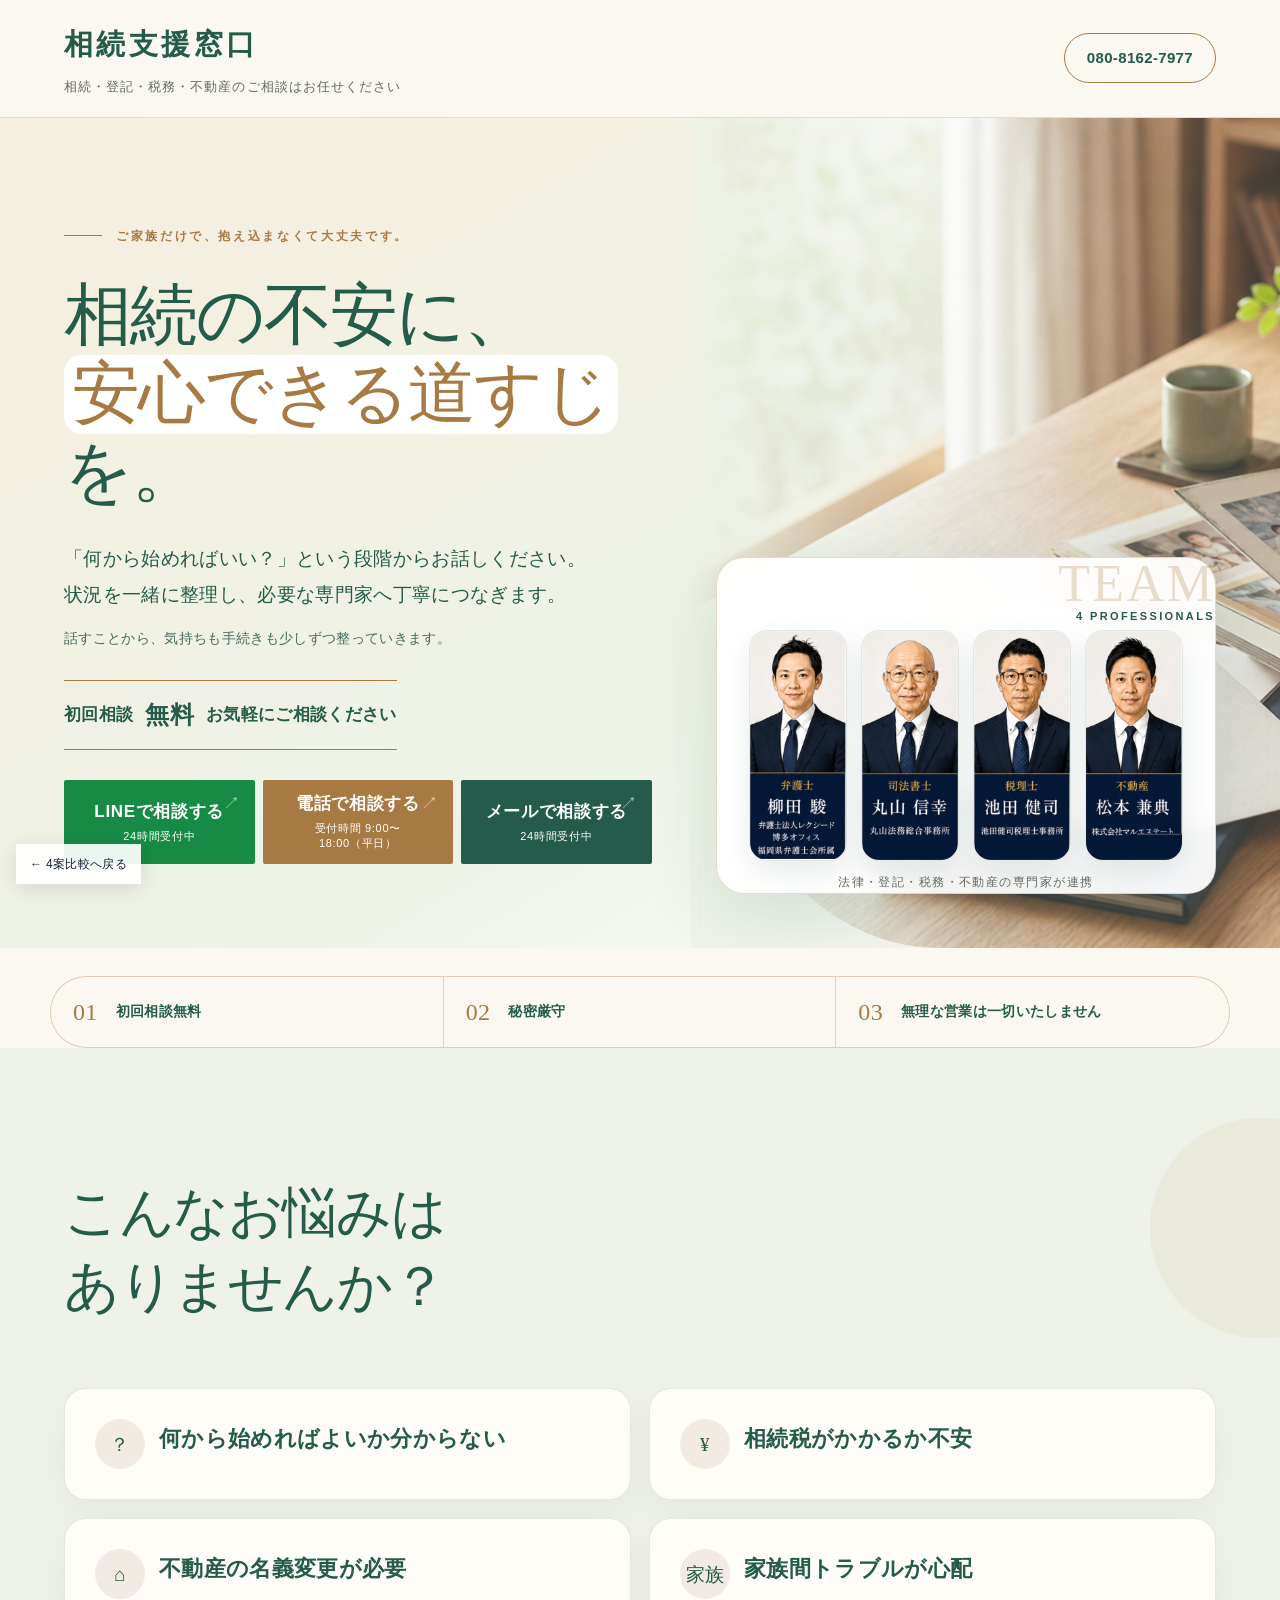
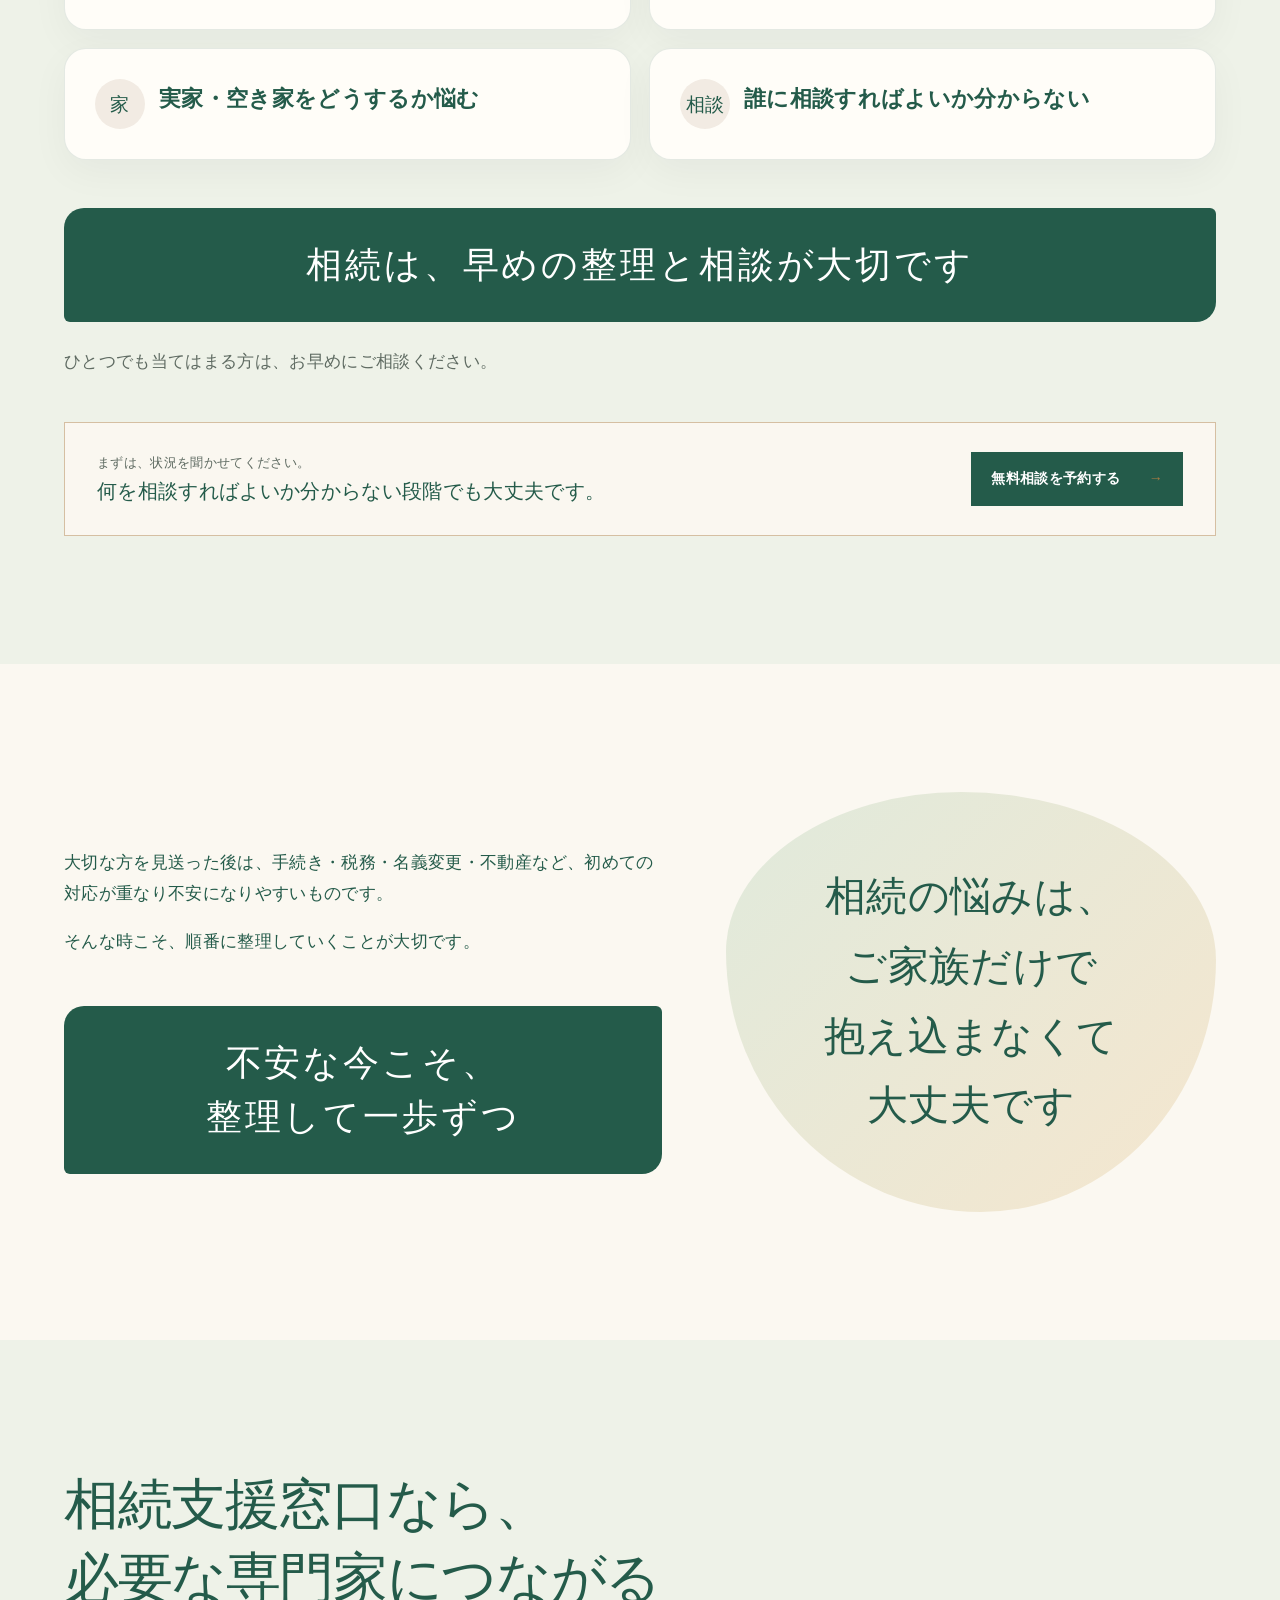
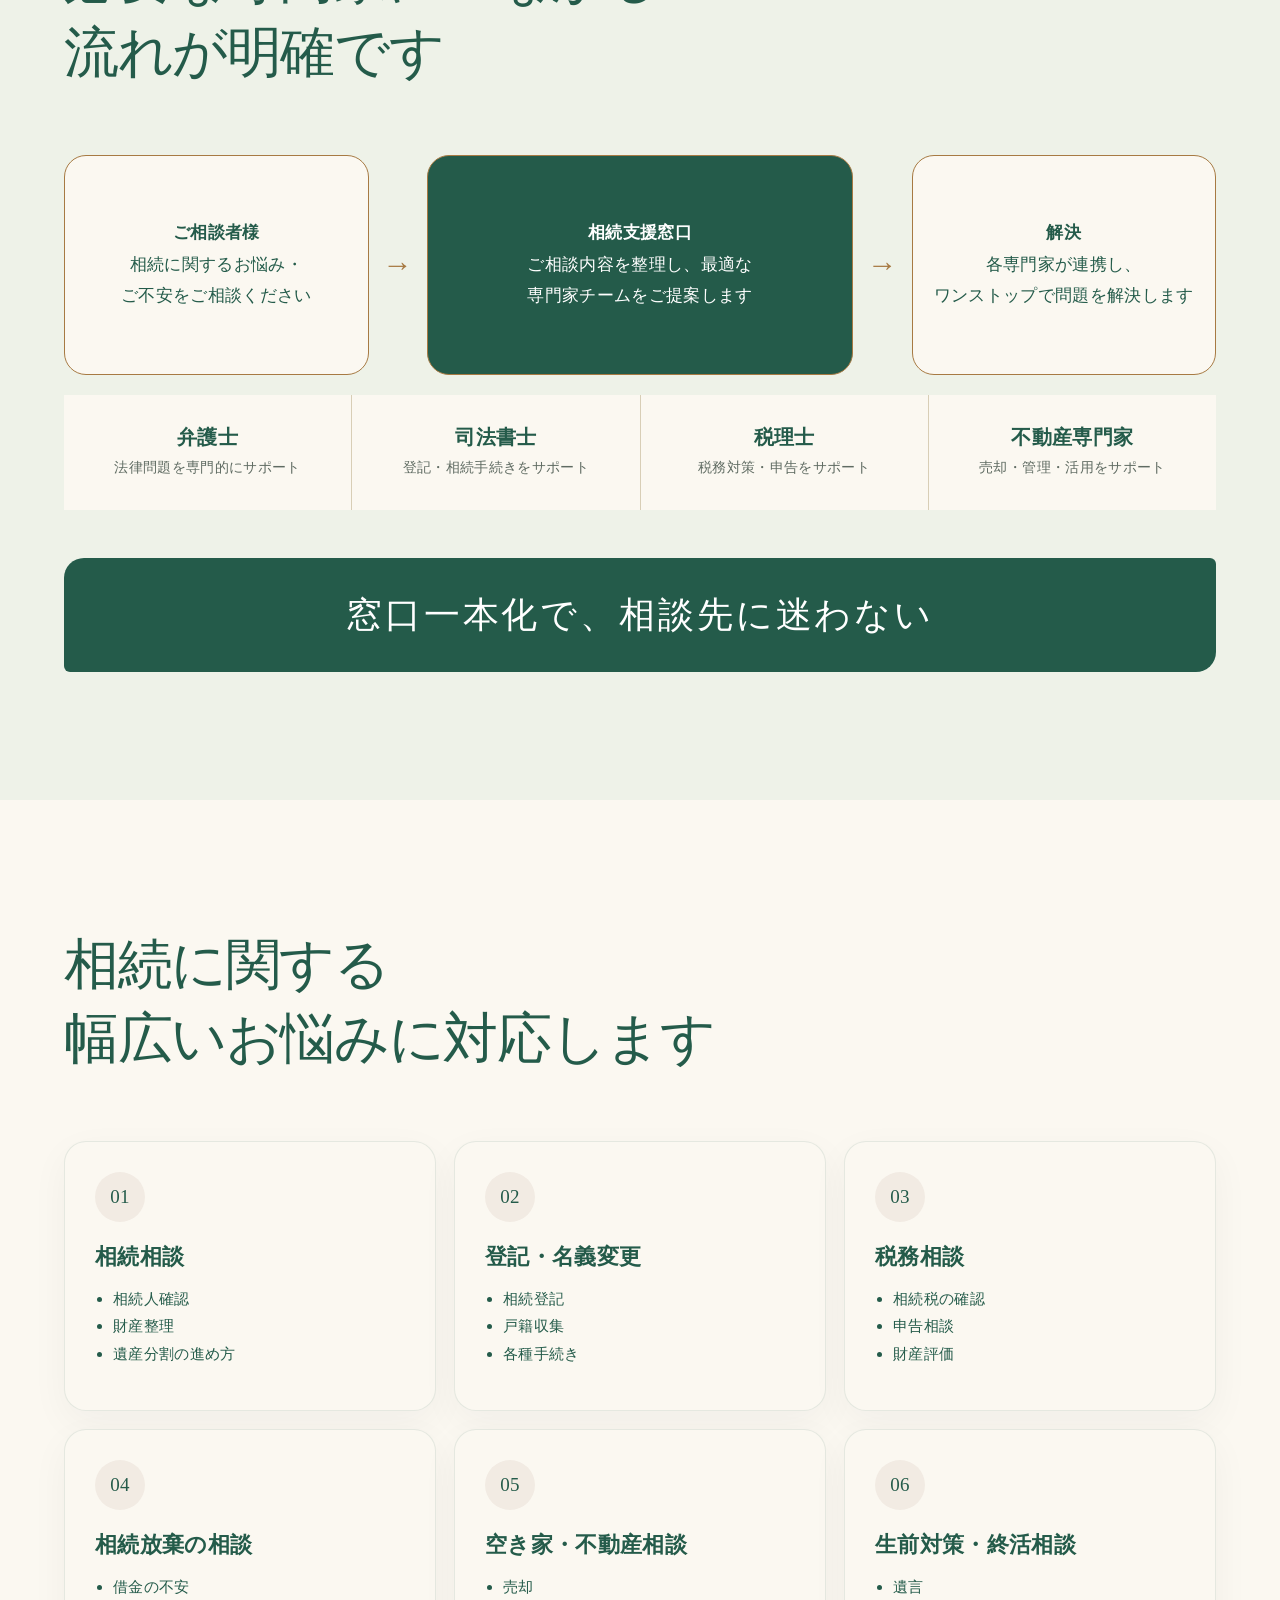
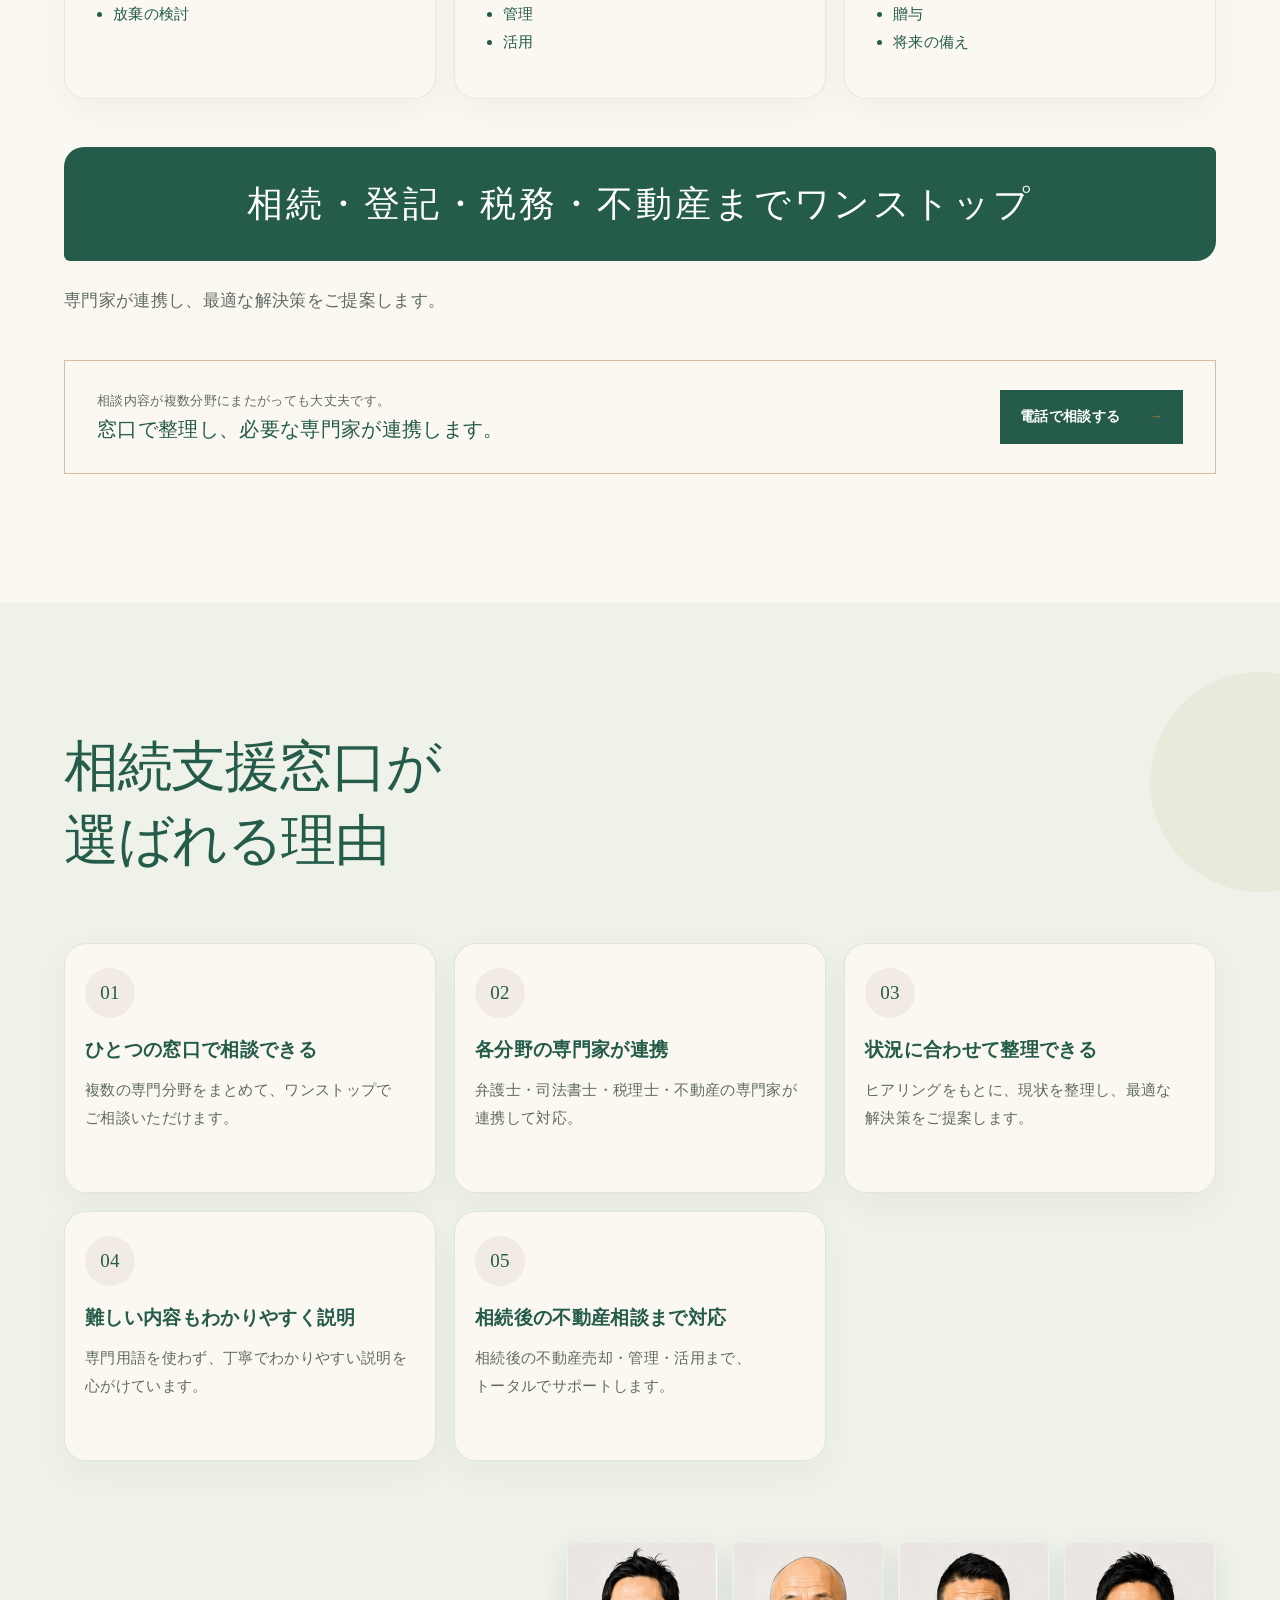
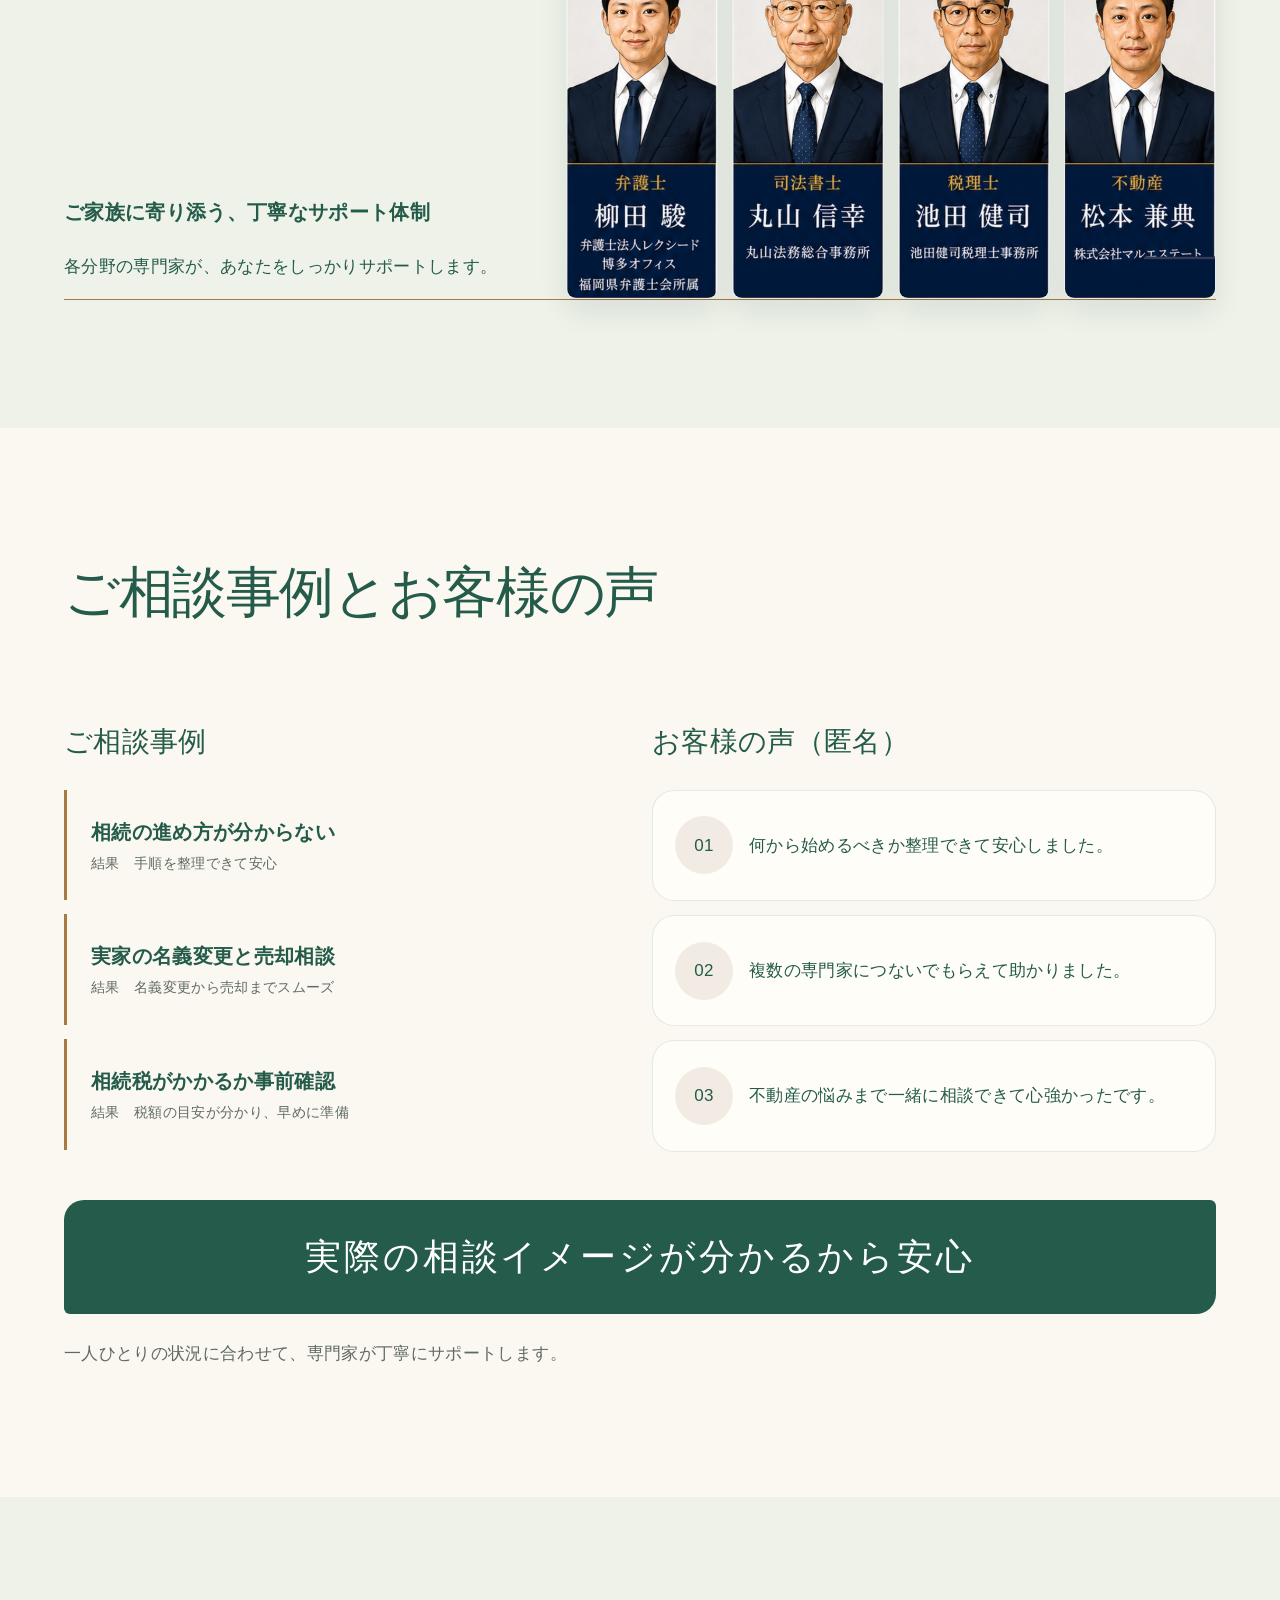
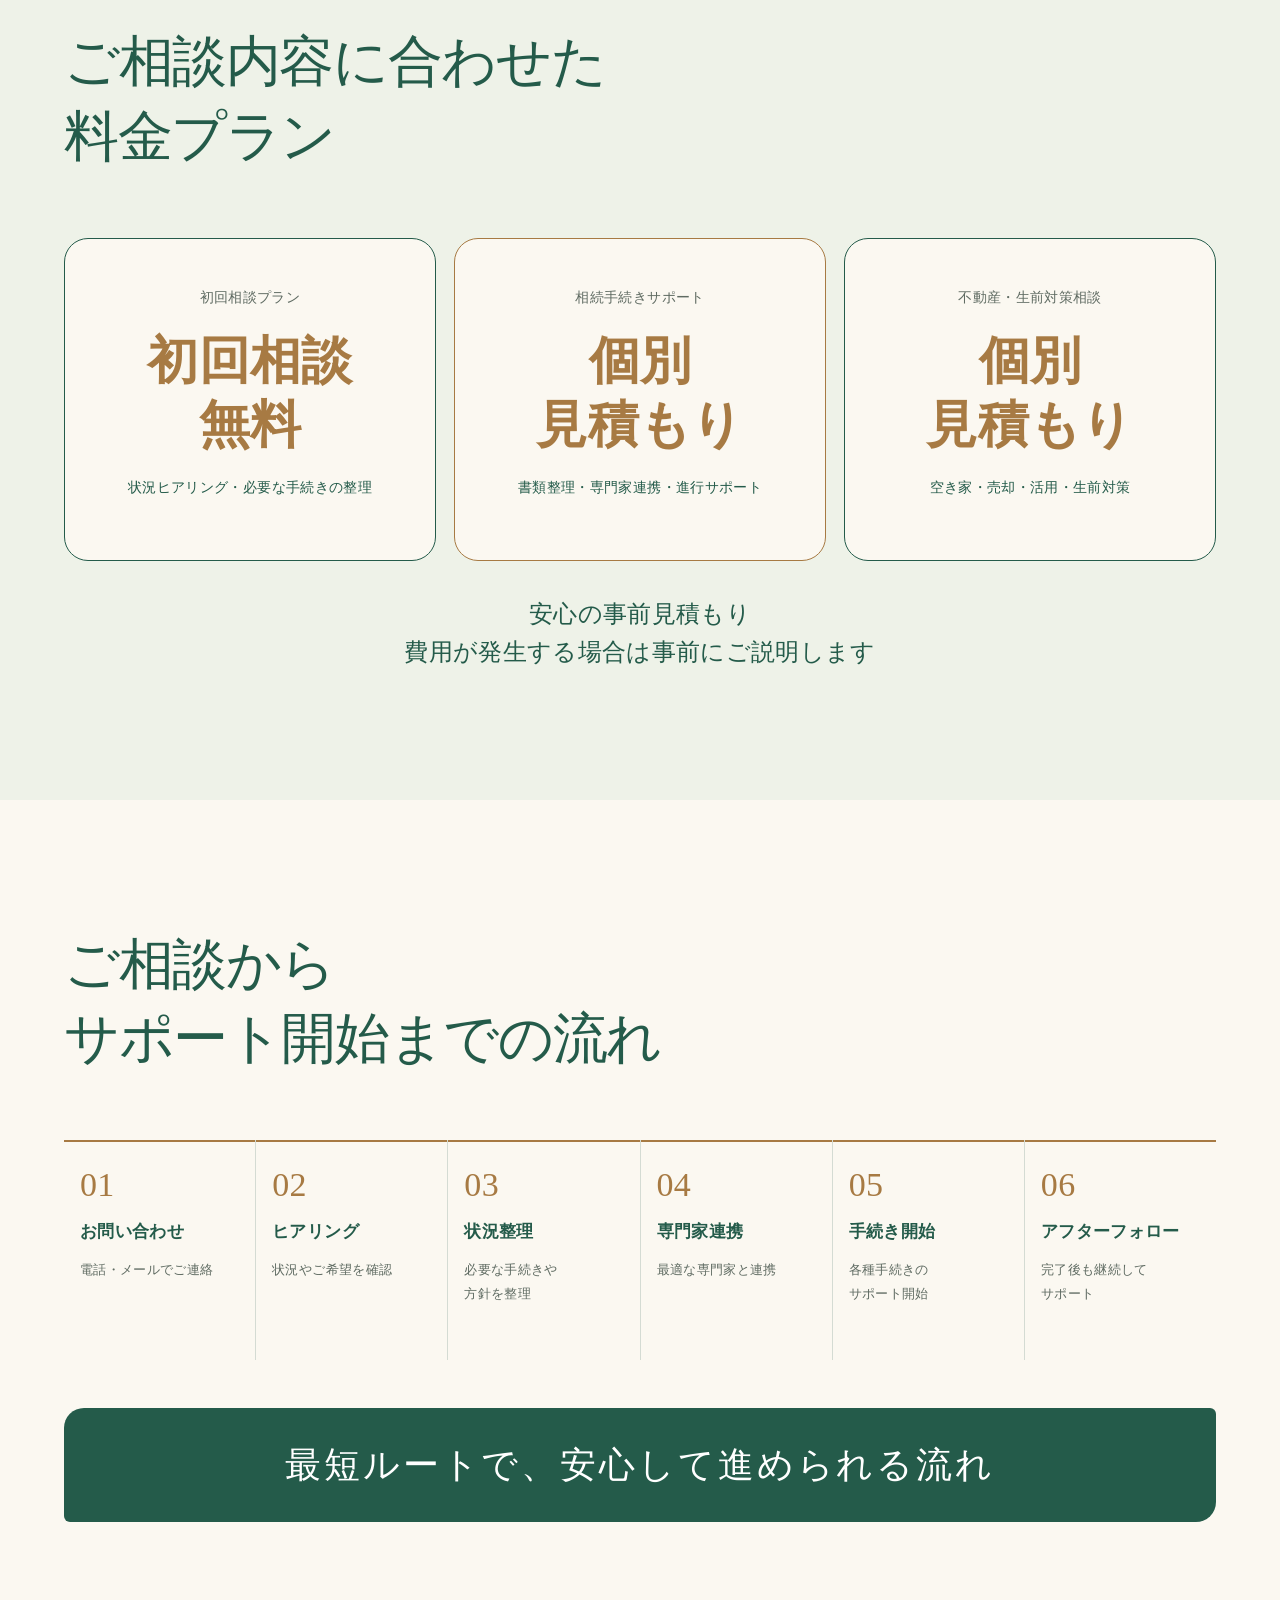
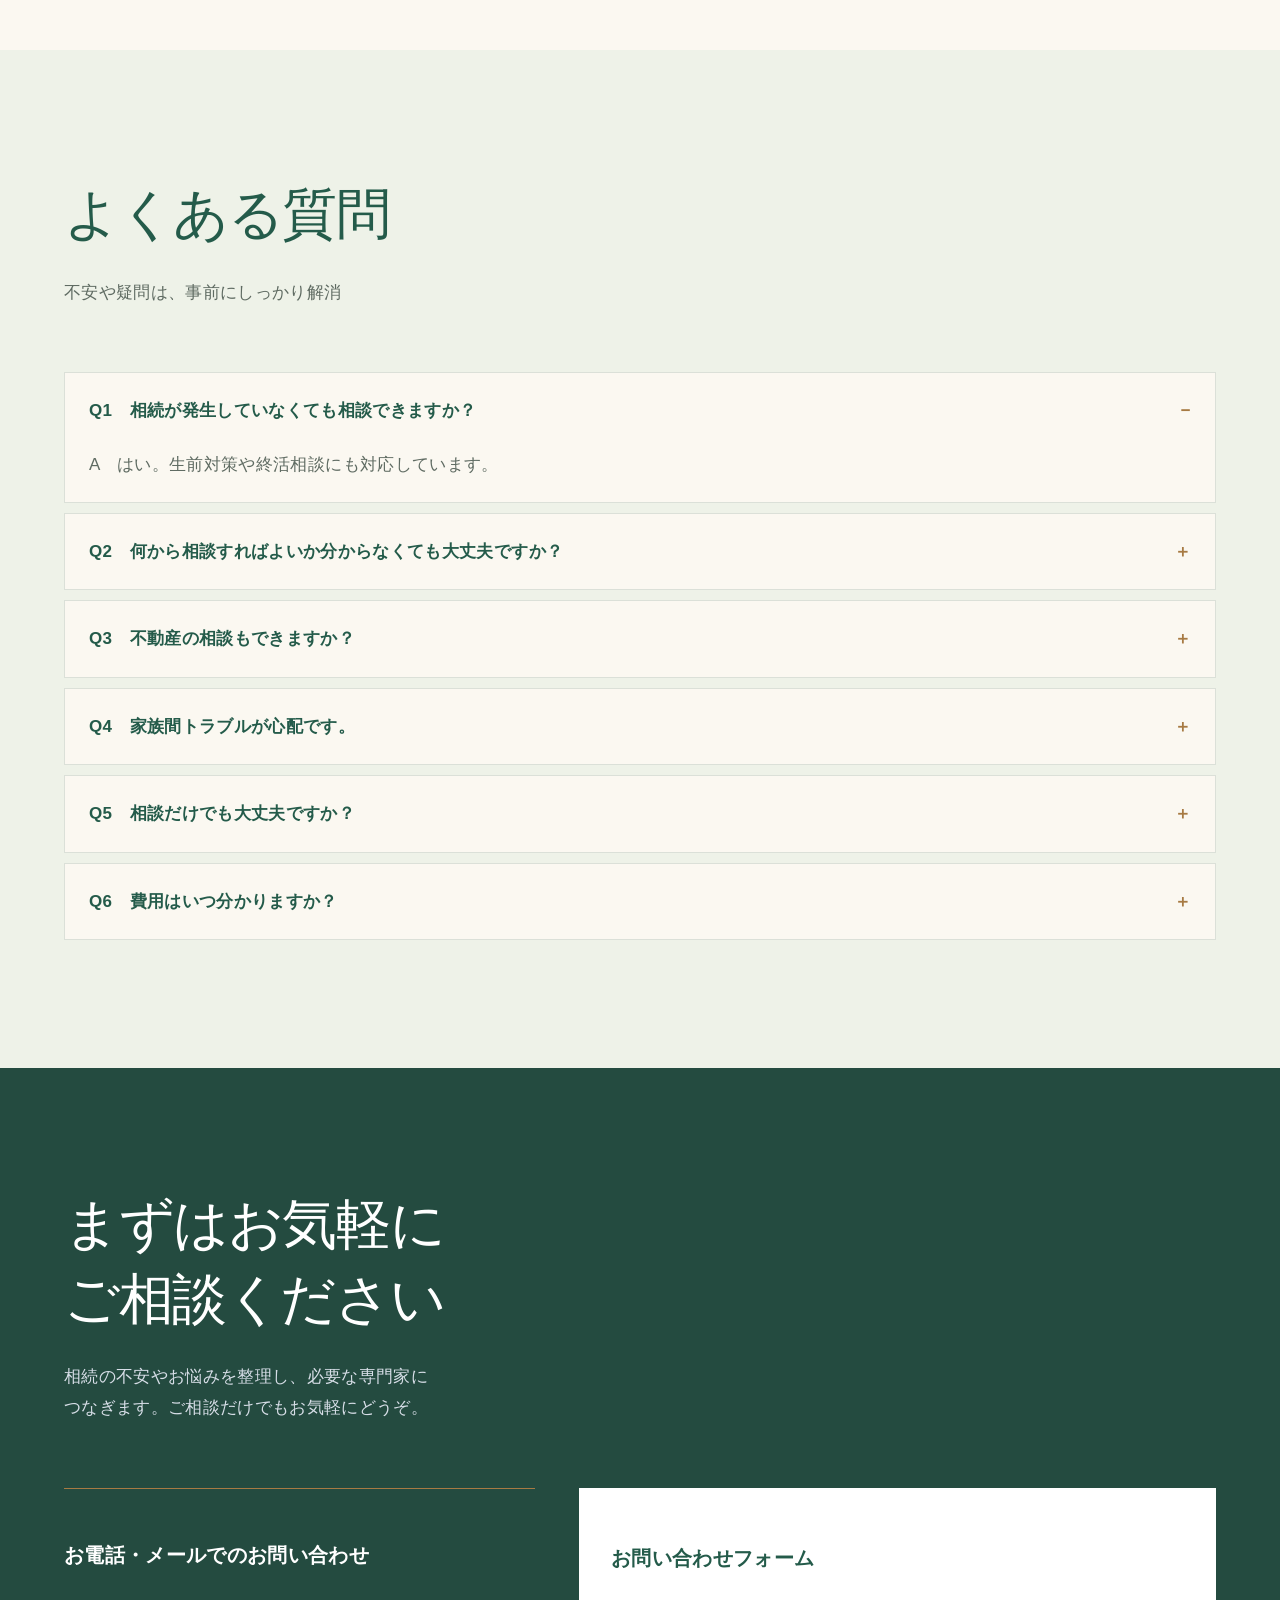
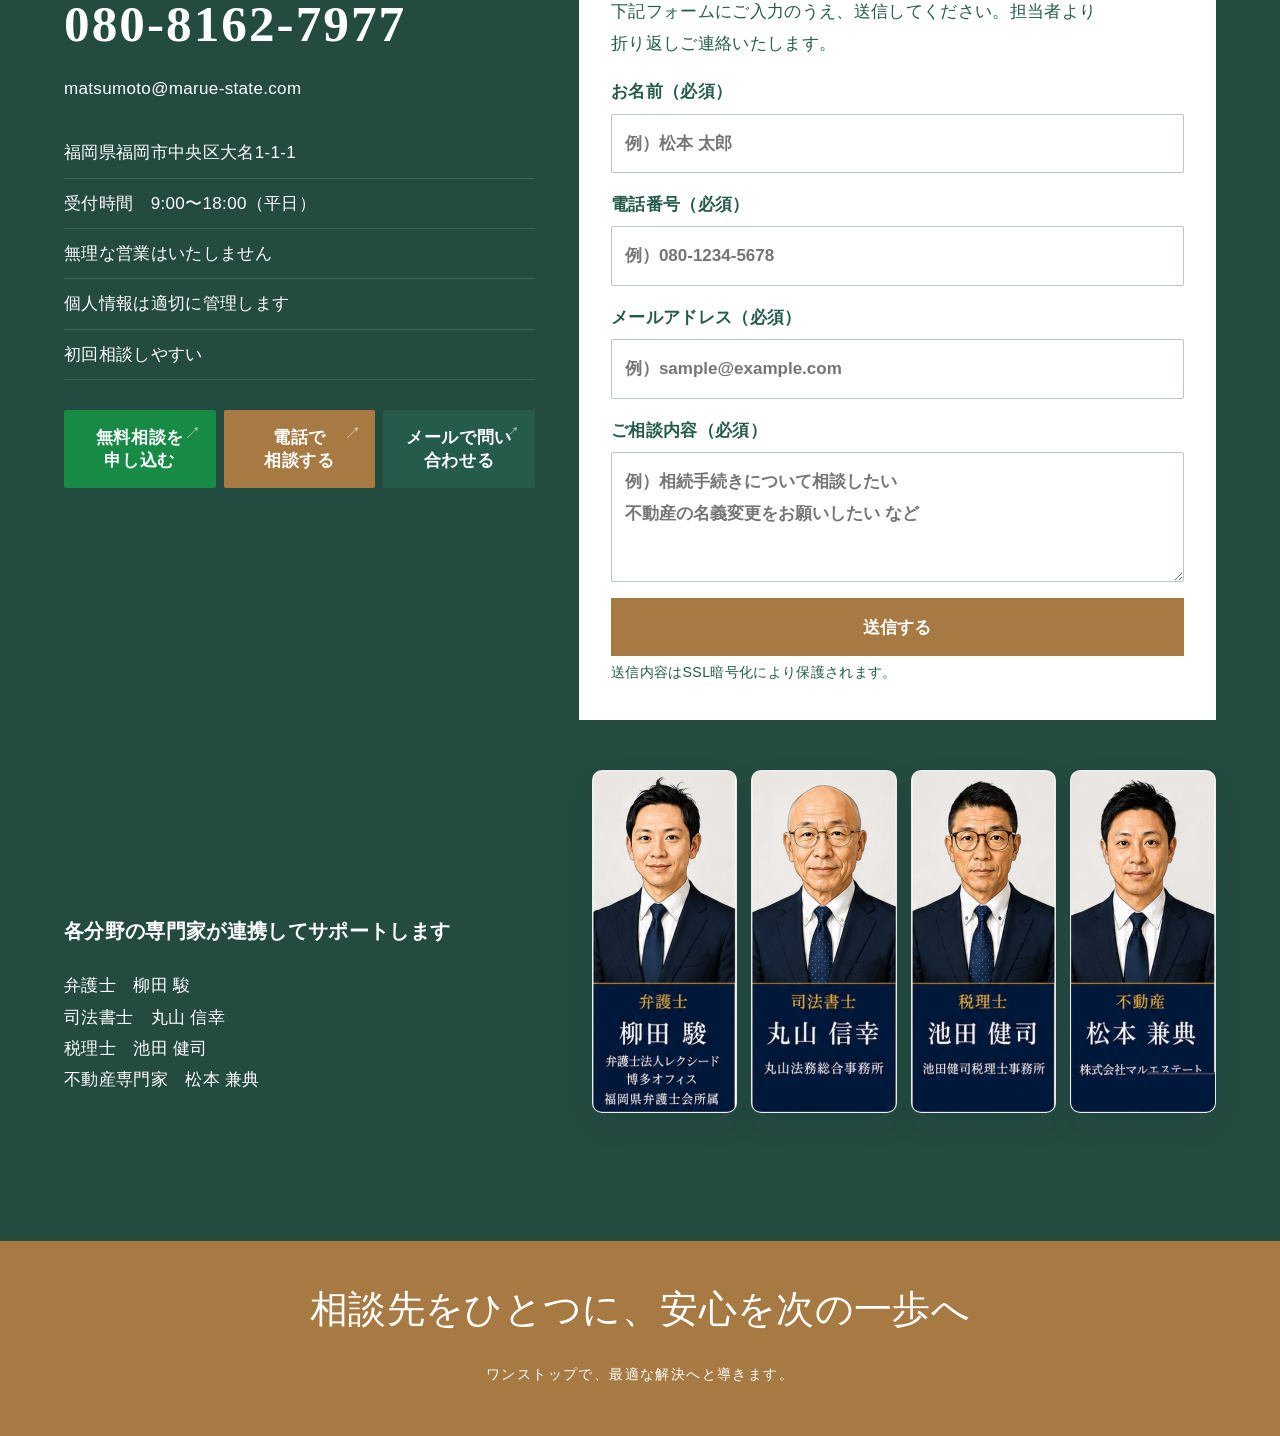
<file: pattern-03-warm-family/index.html>
<!doctype html><html lang="ja"><head><meta charset="utf-8"><meta name="viewport" content="width=device-width,initial-scale=1"><meta name="description" content="相続・登記・税務・不動産まで、各分野の専門家が連携する相続支援窓口。"><title>相続支援窓口｜家族に寄り添う温かいデザイン</title><link rel="stylesheet" href="../shared/lp.css"><link rel="stylesheet" href="./style.css"></head><body class="pattern warm-family"><div id="app"></div><script src="../shared/content.js"></script><script src="./script.js"></script></body></html>
</file>
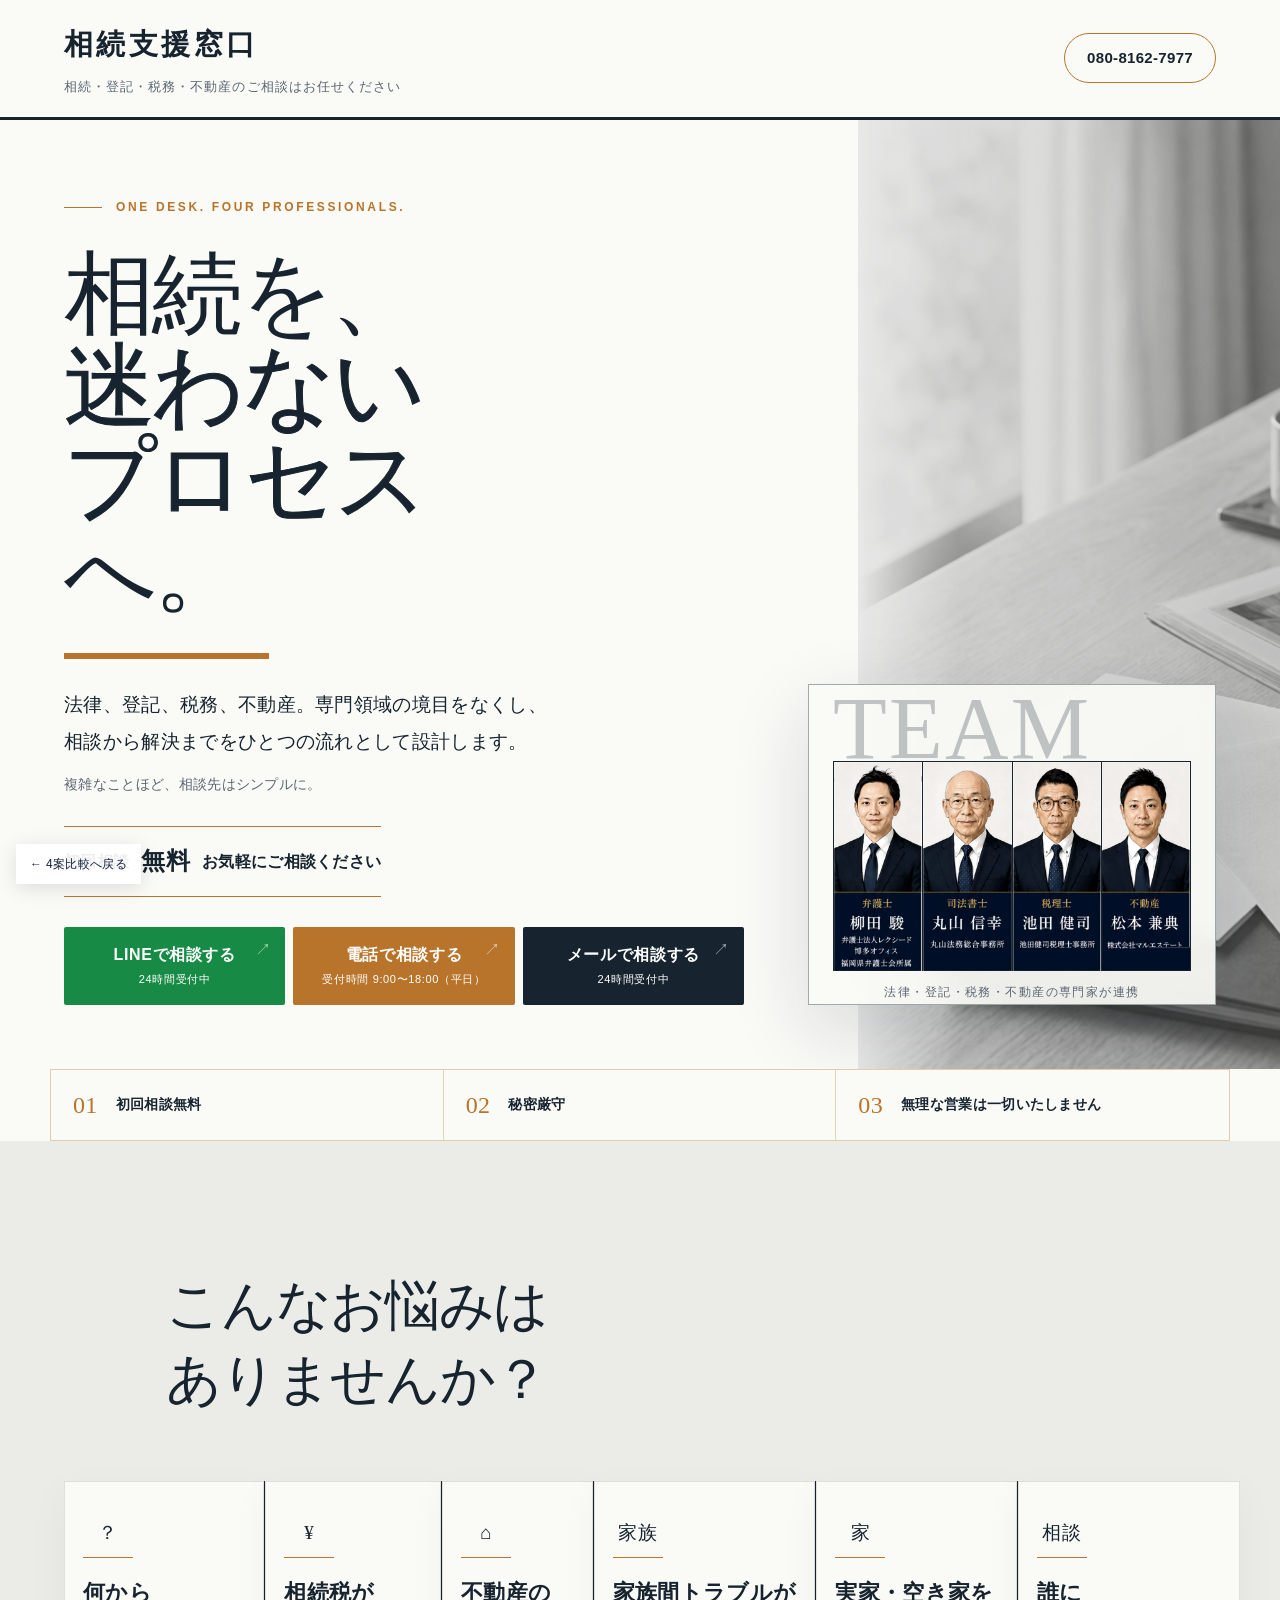
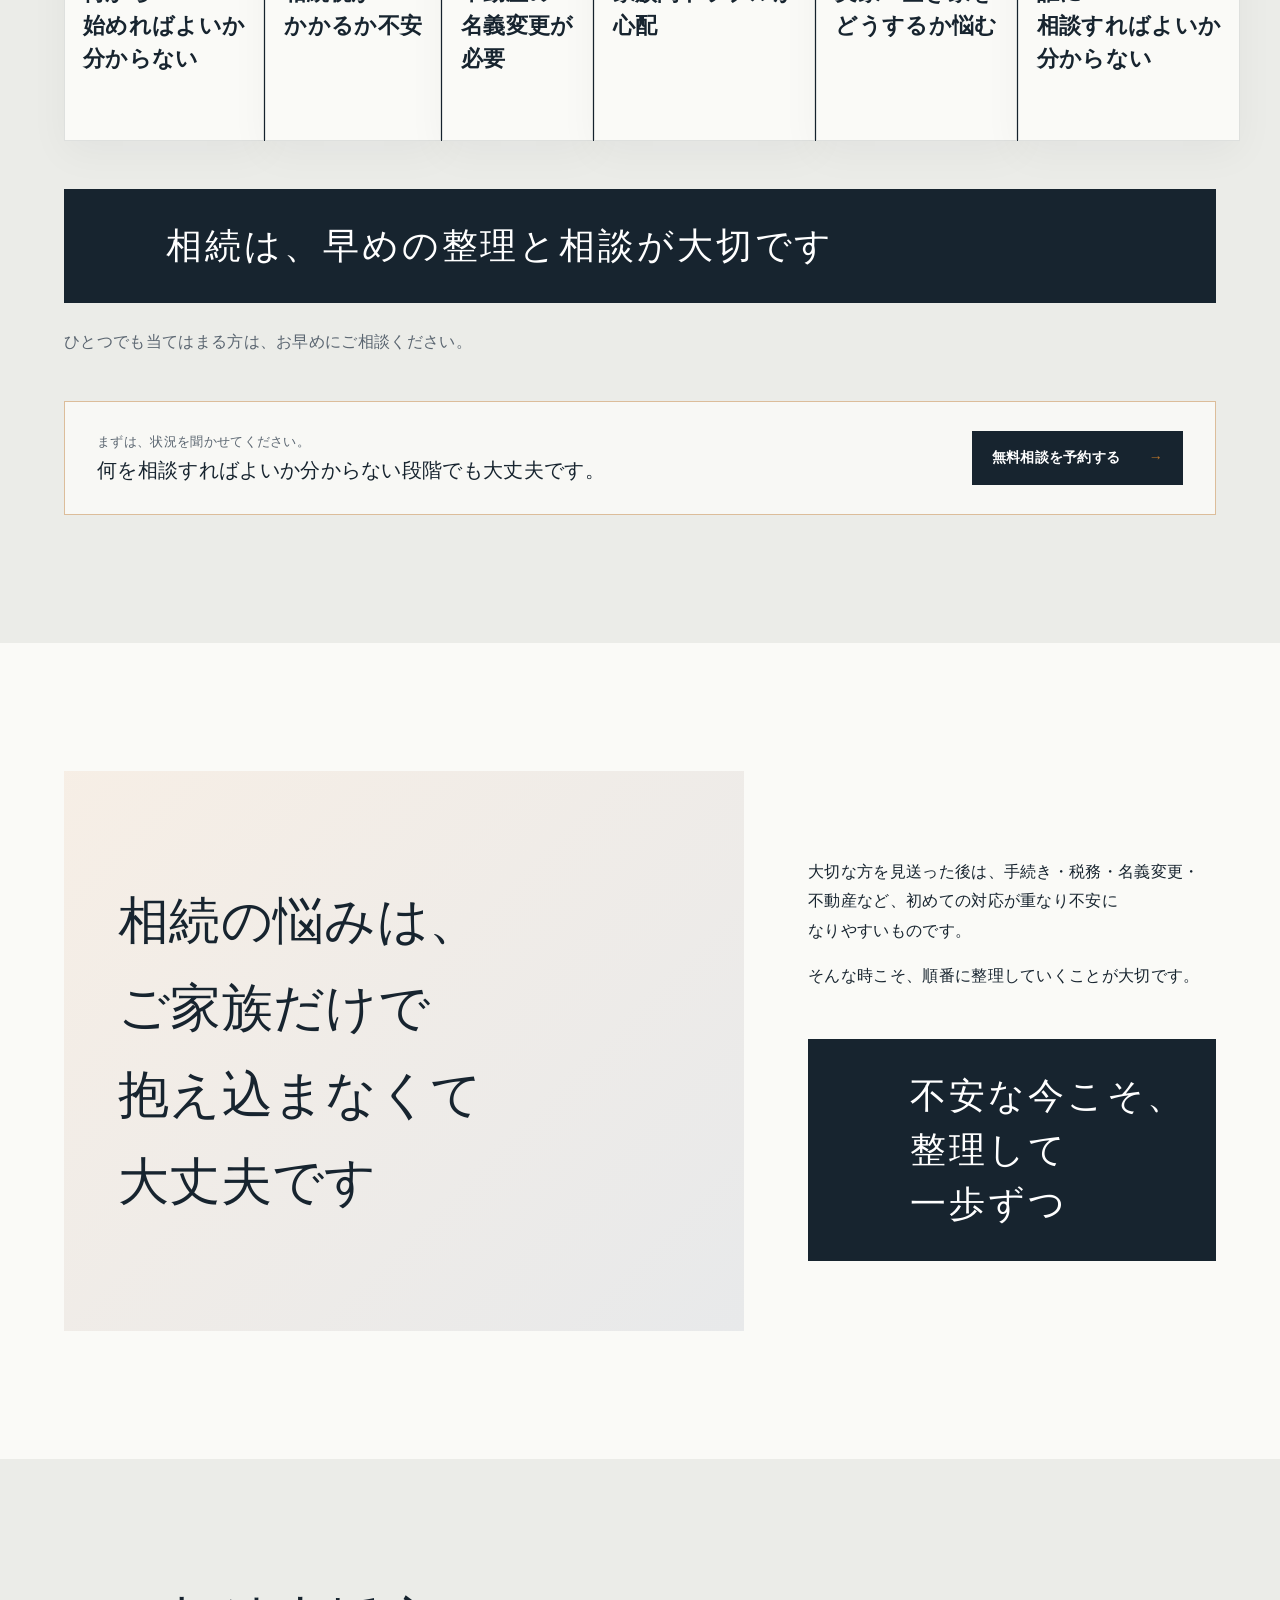
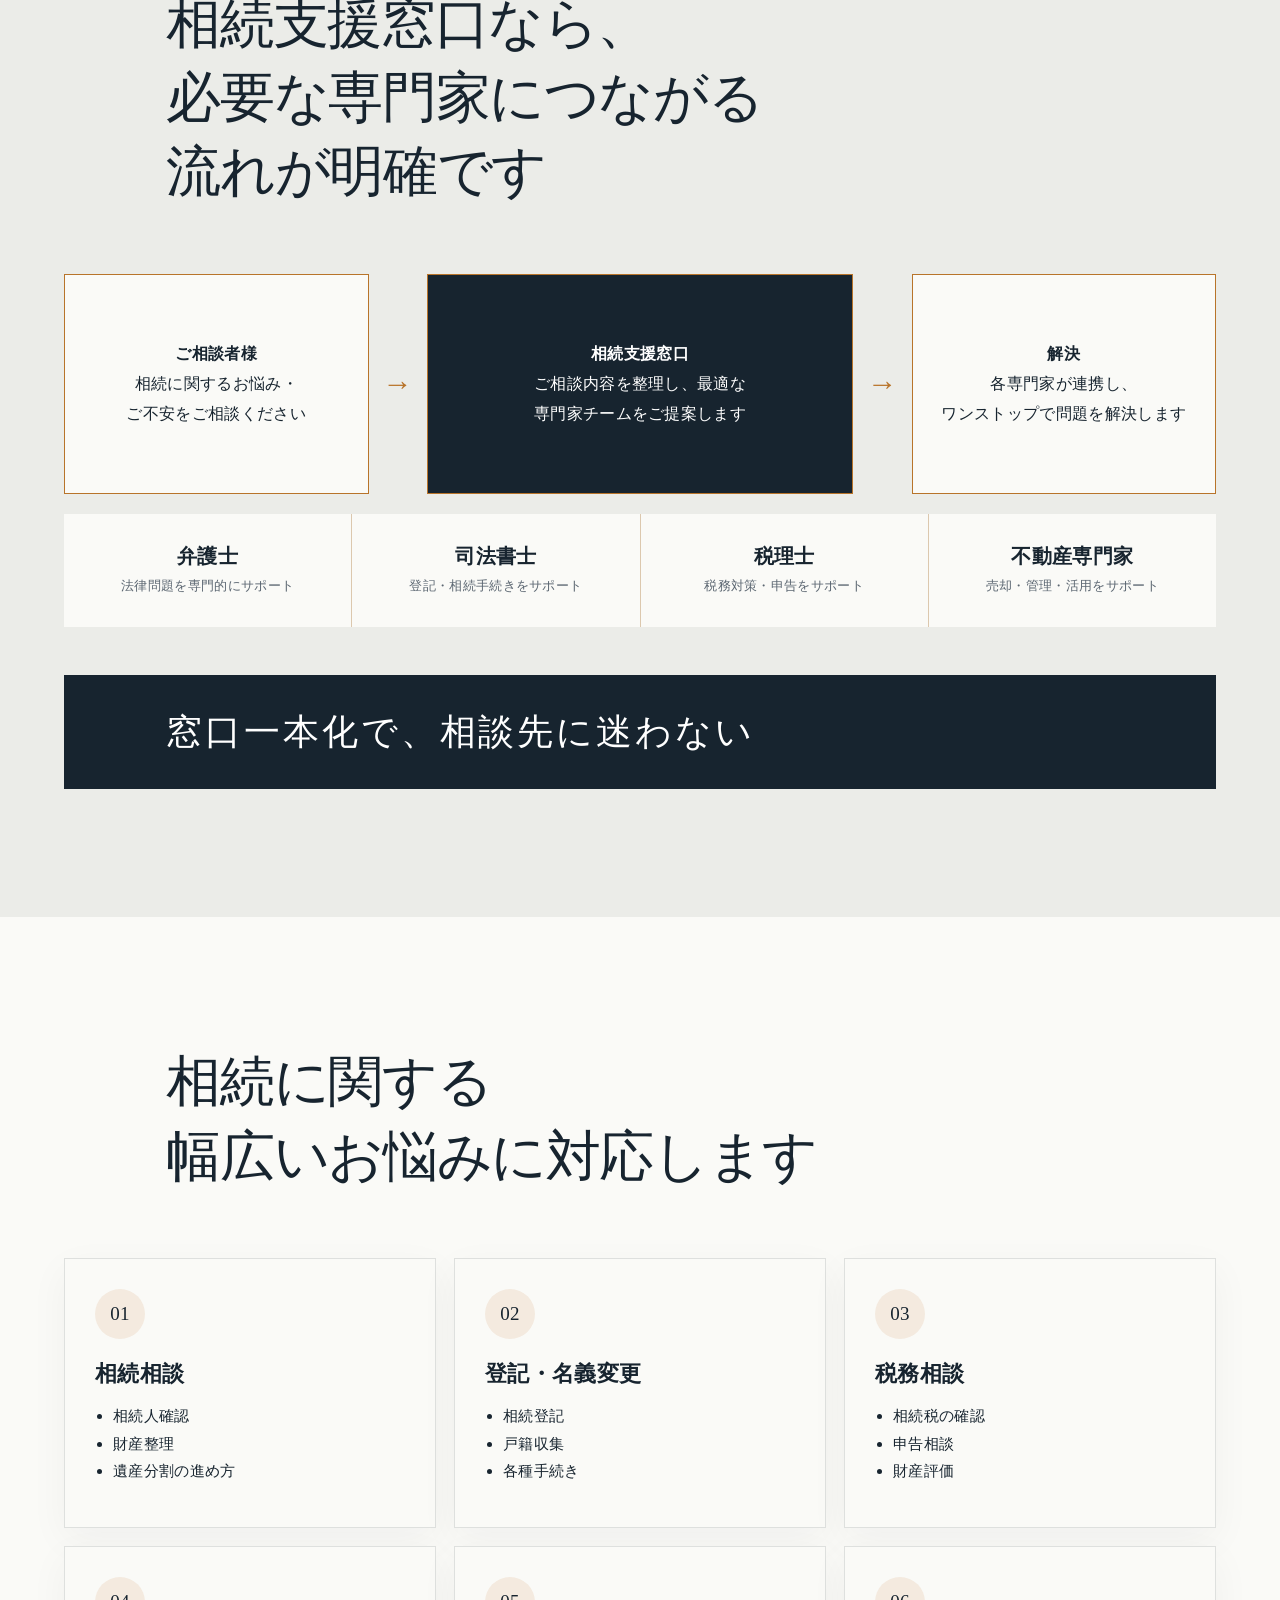
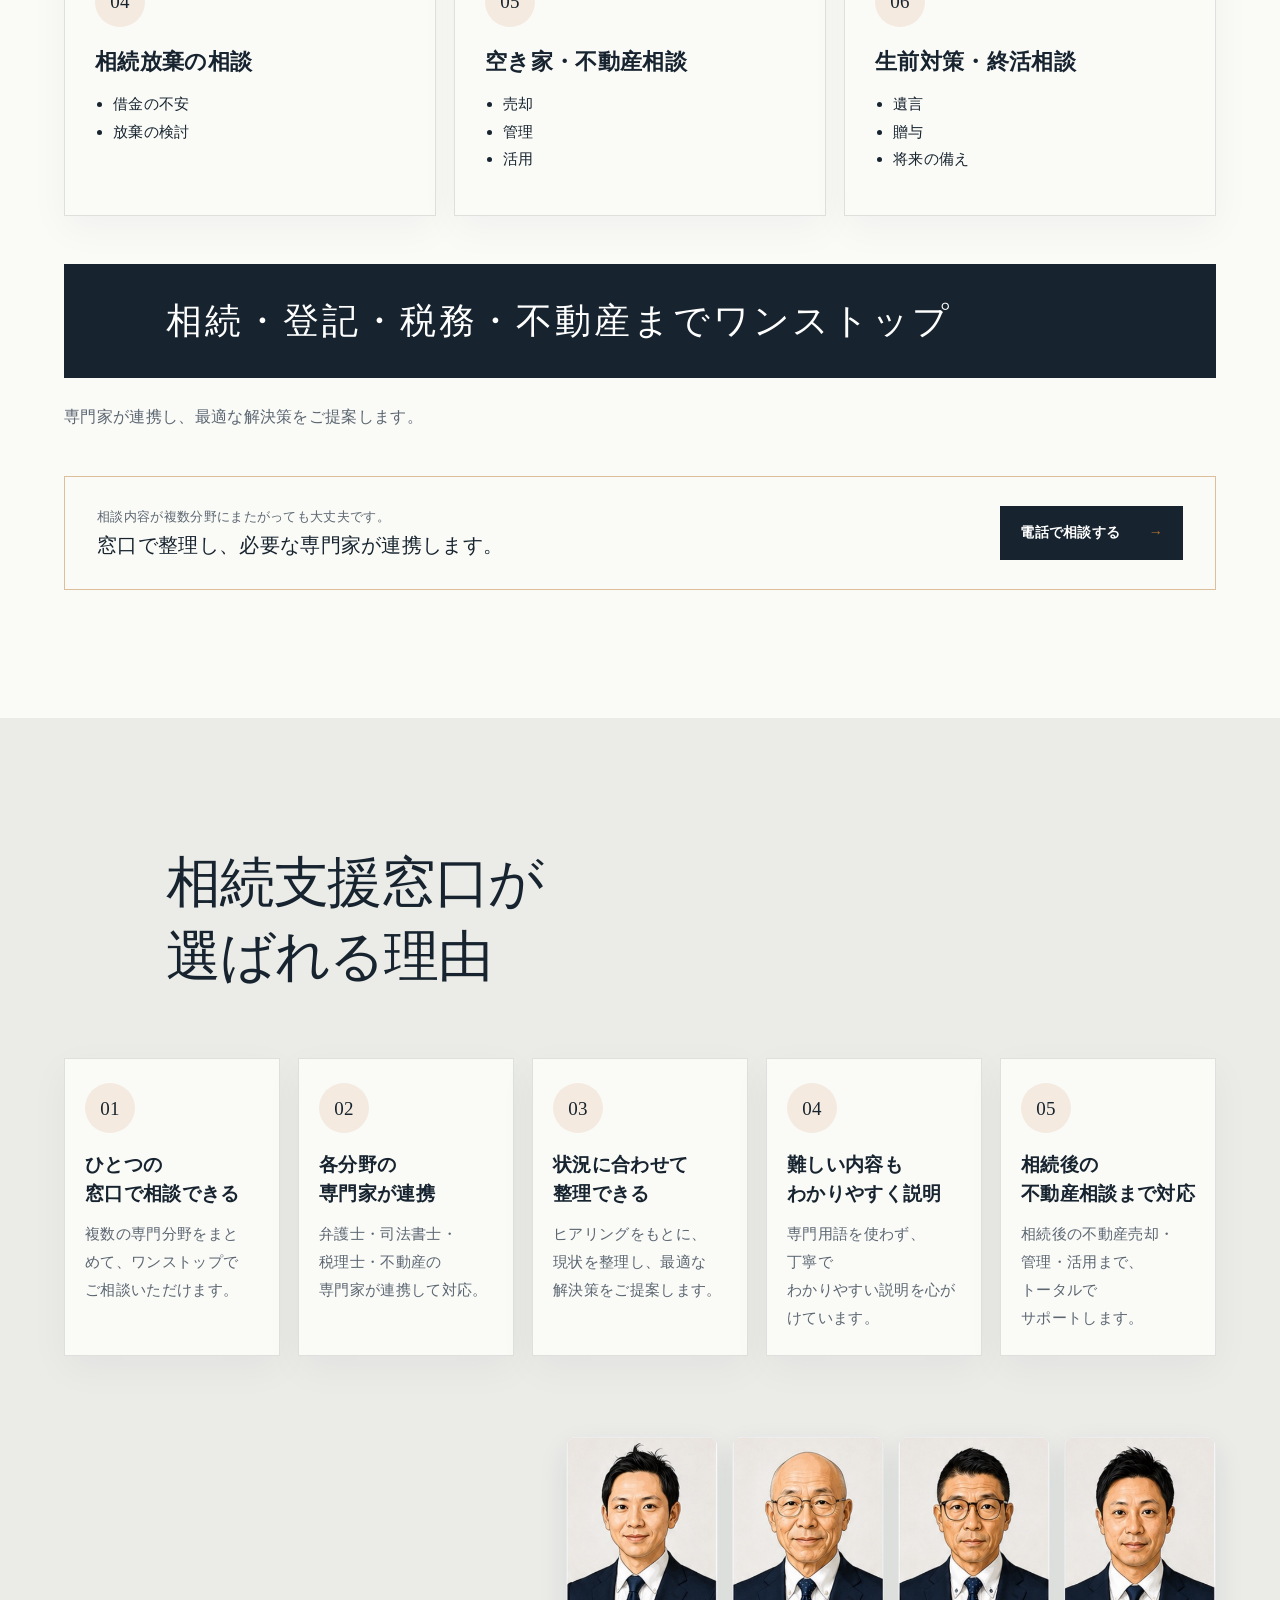
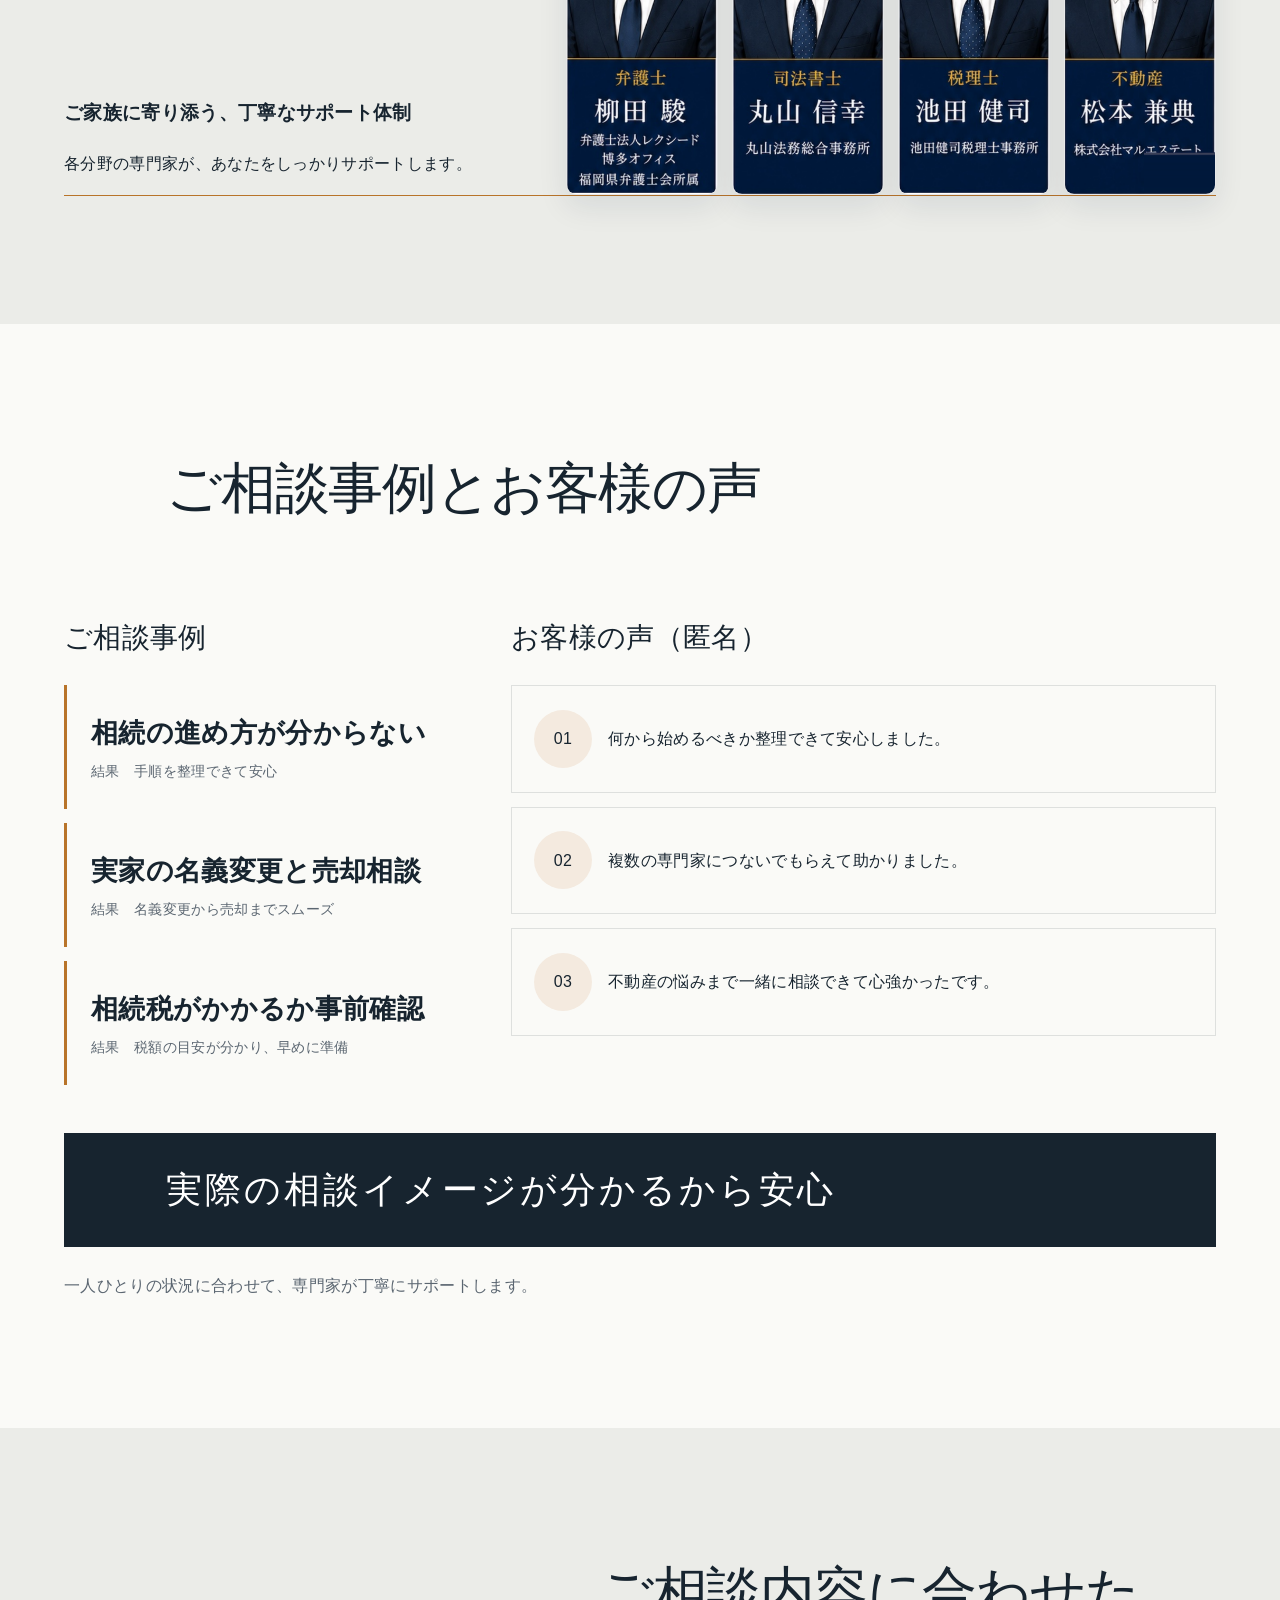
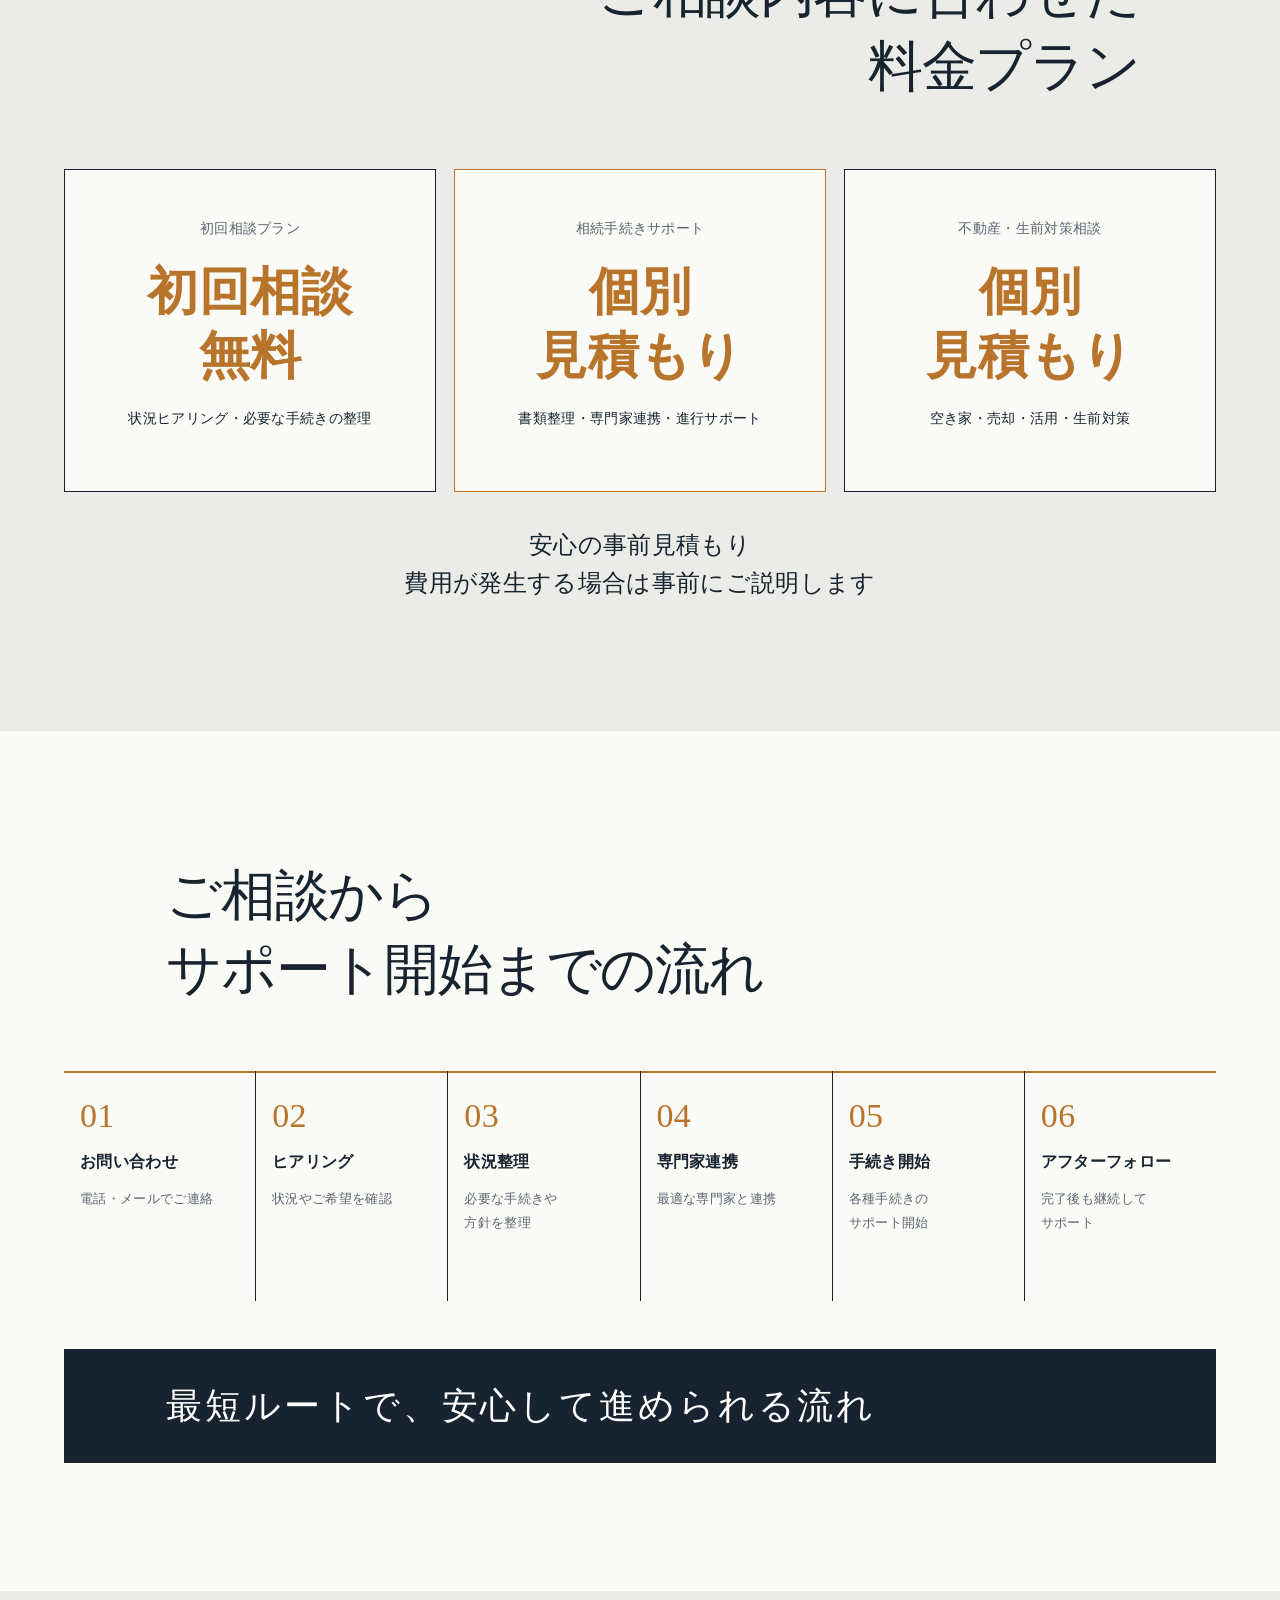
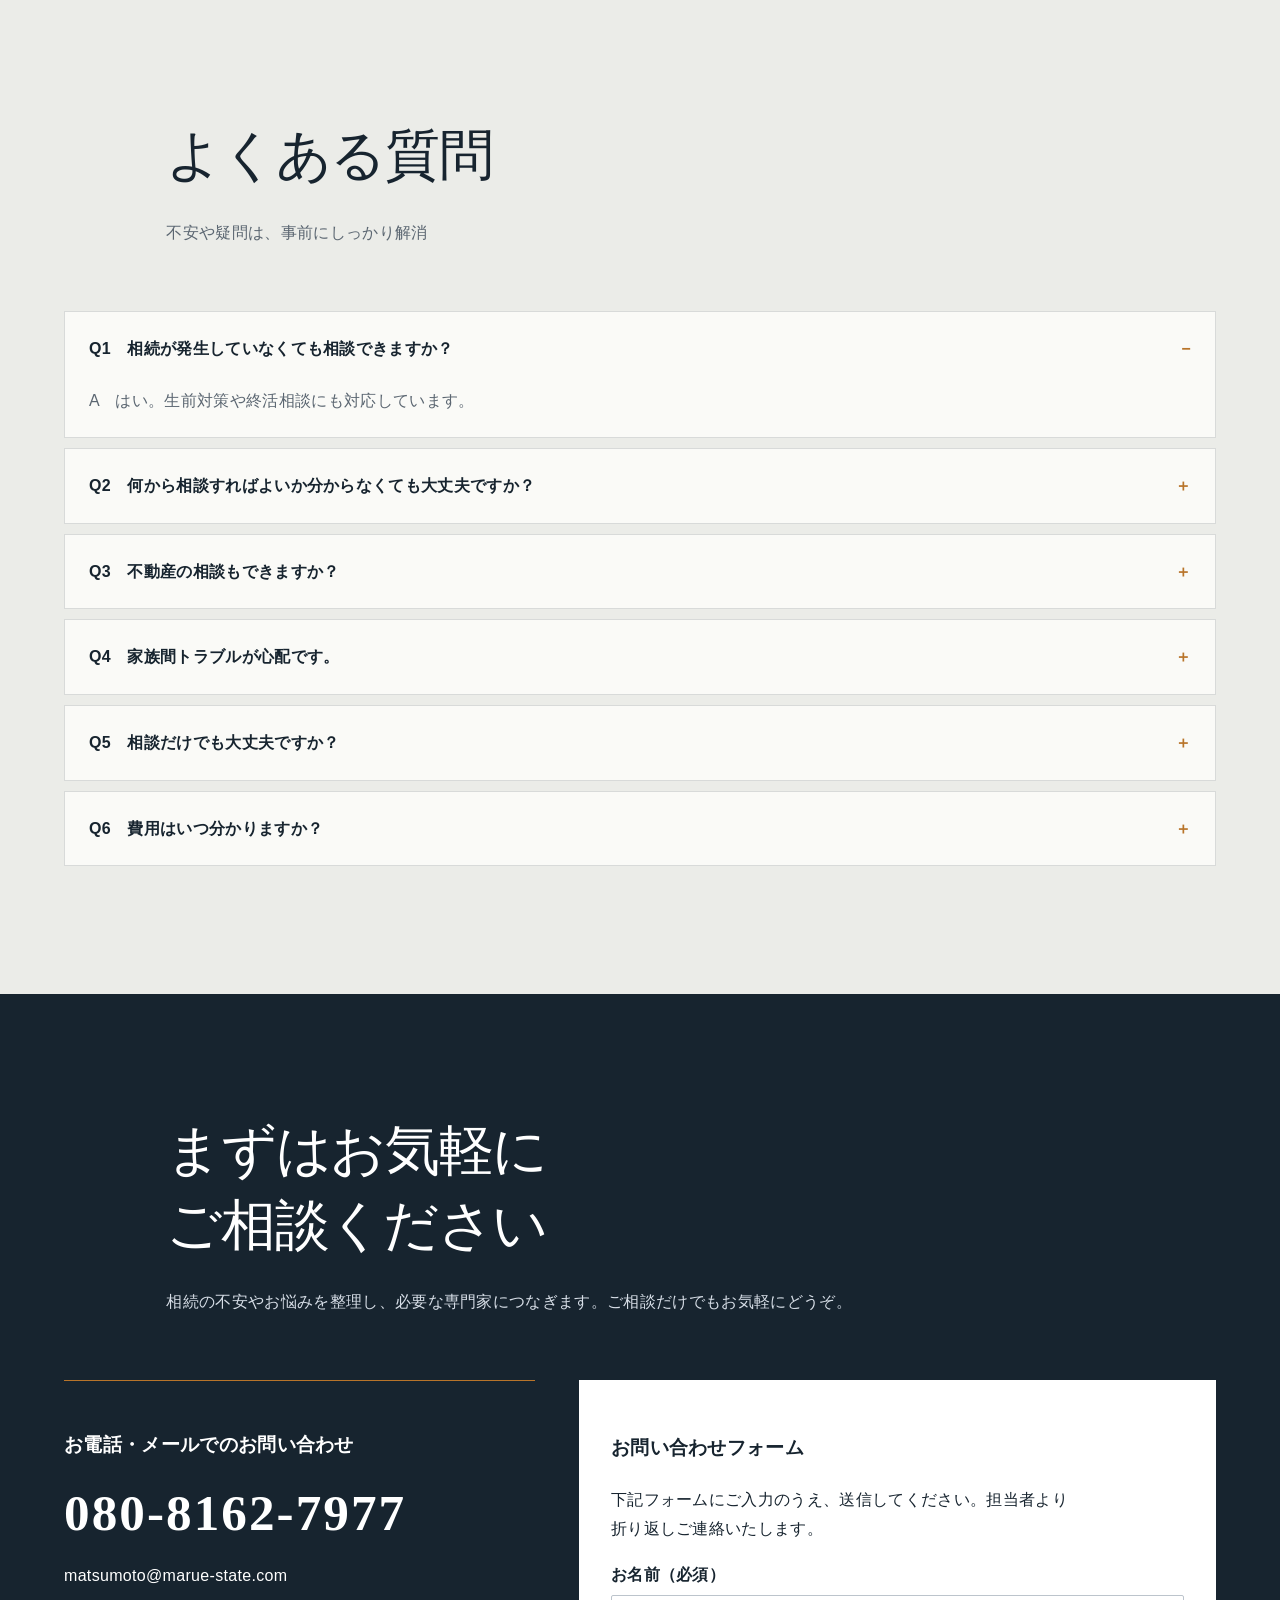
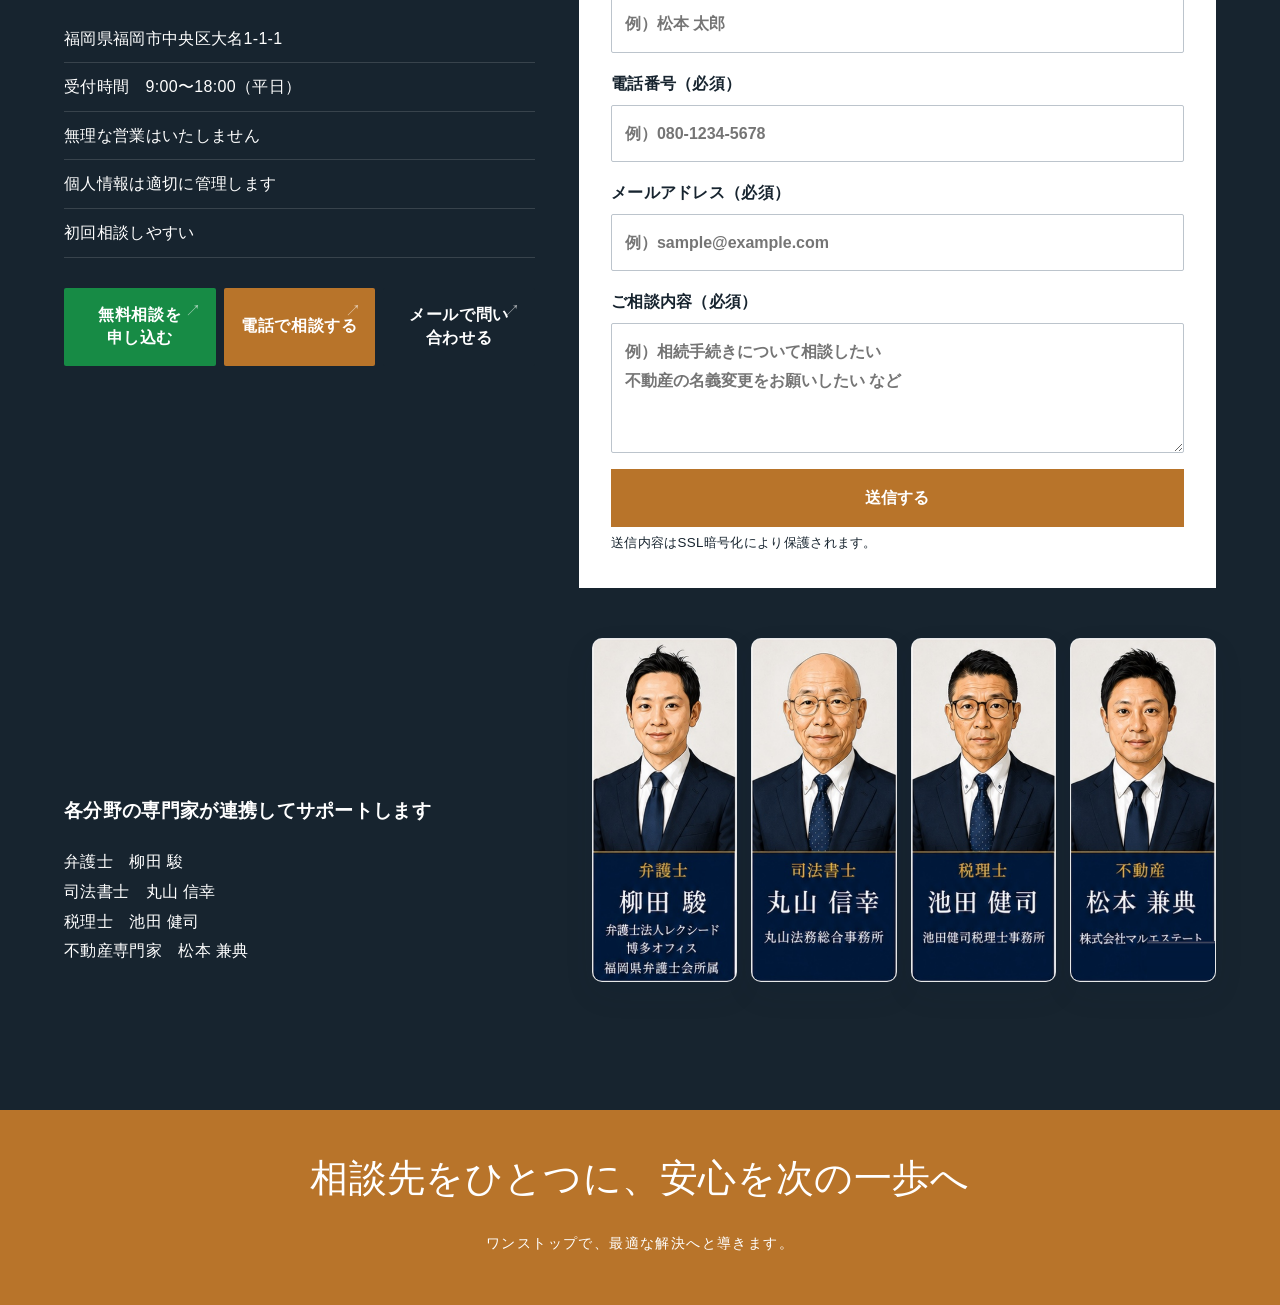
<file: pattern-04-editorial/index.html>
<!doctype html><html lang="ja"><head><meta charset="utf-8"><meta name="viewport" content="width=device-width,initial-scale=1"><meta name="description" content="相続・登記・税務・不動産まで、各分野の専門家が連携する相続支援窓口。"><title>相続支援窓口｜雑誌・ブランドサイト風デザイン</title><link rel="stylesheet" href="../shared/lp.css"><link rel="stylesheet" href="./style.css"></head><body class="pattern editorial"><div id="app"></div><script src="../shared/content.js"></script><script src="./script.js"></script></body></html>
</file>
<file: shared/lp.css>
:root {
  --ink: #0b2447;
  --accent: #b98b32;
  --paper: #fff;
  --wash: #f4f6f7;
  --muted: #5b6671;
  --radius: 12px;
  --serif: "Yu Mincho", "Hiragino Mincho ProN", serif;
  --sans: "Hiragino Kaku Gothic ProN", "Yu Gothic", sans-serif;
}
* { box-sizing: border-box; }
html { scroll-behavior: smooth; overflow-x: hidden; }
body { margin: 0; color: var(--ink); background: var(--paper); font-family: var(--sans); font-size: 17px; line-height: 1.85; overflow-x: hidden; }
img { max-width: 100%; display: block; }
a { color: inherit; }
button, input, textarea { font: inherit; }
.skip { position: absolute; left: -9999px; }
.skip:focus { left: 16px; top: 16px; z-index: 99; padding: 10px 14px; background: #fff; }
.site-header { display: flex; justify-content: space-between; align-items: center; padding: 18px max(4vw, 24px); border-bottom: 1px solid color-mix(in srgb, var(--ink) 15%, transparent); background: color-mix(in srgb, var(--paper) 94%, transparent); backdrop-filter: blur(12px); position: relative; z-index: 5; }
.brand { font-family: var(--serif); font-size: 26px; font-weight: 700; letter-spacing: .06em; }
.site-header p { margin: 0; font-size: 13px; color: var(--muted); }
.header-call { text-decoration: none; font-weight: 700; font-size: 15px; padding: 10px 18px; border: 1px solid var(--accent); }
.hero { position: relative; min-height: 760px; padding: 80px max(5vw, 28px) 46px; overflow: hidden; display: grid; grid-template-columns: minmax(0, 1fr) minmax(480px, .9fr); gap: 5vw; align-items: center; }
.hero__photo { display:none; position:absolute; background:url("./legacy-home-hero.png") center/cover no-repeat; }
.hero::before { content:""; position:absolute; inset:0; background: linear-gradient(120deg, var(--wash), transparent 68%); z-index:-1; }
.hero__copy { max-width: 720px; }
.kicker { margin: 0 0 18px; color: var(--accent); font-weight: 700; font-size: 14px; letter-spacing: .15em; }
.hero h1 { margin: 0; font: 500 clamp(48px, 5.7vw, 86px)/1.18 var(--serif); letter-spacing: -.03em; }
.hero h1 em { color: var(--accent); font-style: normal; }
.lead { margin: 28px 0; max-width: 680px; font-size: clamp(18px, 1.7vw, 23px); line-height: 1.9; }
.free-badge { display:inline-flex; align-items:center; gap: 12px; padding: 10px 18px; border: 1px solid var(--accent); border-radius: 999px; font-weight: 700; }
.free-badge strong { font-size: 24px; }
.hero__team { align-self:end; min-width: 0; }
.staff-portraits { display:grid; grid-template-columns:repeat(4,minmax(0,1fr)); gap:14px; align-items:stretch; }
.staff-card { min-width:0; margin:0; background:#fff; border:1px solid color-mix(in srgb,var(--ink) 10%,transparent); border-radius:10px; overflow:hidden; box-shadow:0 12px 30px rgba(11,36,71,.09); transition:transform .3s ease, box-shadow .3s ease; }
.staff-card:hover { transform:translateY(-5px); box-shadow:0 22px 46px rgba(11,36,71,.16); }
.hero__team .staff-card { border-radius:0; box-shadow:none; }
.hero__team .staff-card:hover { transform:none; }
/* new staff images are full self-contained cards (photo + built-in name plate) */
.staff-card__media { position:relative; aspect-ratio:567 / 1347; overflow:hidden; background:transparent; }
.staff-card__media img { width:100%; height:100%; object-fit:cover; object-position:50% 50%; }
.staff-card__media::after { content:none; }
.staff-card figcaption { display:none; } /* name/role/firm are already in the image */
.staff-card figcaption--legacy { padding:13px 10px 15px; text-align:center; background:var(--paper); border-top:2px solid color-mix(in srgb,var(--accent) 62%,transparent); line-height:1.35; }
.staff-card figcaption span { display:inline-block; color:#fff; background:var(--ink); font-size:10px; letter-spacing:.08em; padding:2px 11px; border-radius:999px; }
.staff-card figcaption strong { display:block; margin-top:8px; font:700 clamp(14px,1.2vw,18px)/1.3 var(--serif); white-space:nowrap; color:var(--ink); }
.staff-card figcaption small { display:block; margin-top:3px; font-size:10.5px; color:var(--muted); white-space:nowrap; overflow:hidden; text-overflow:ellipsis; }
.team-caption { text-align: center; margin: 10px 0 0; font-size: 13px; color: var(--muted); }
.cta-set { display: grid; grid-template-columns: repeat(3, minmax(0, 1fr)); gap: 10px; margin-top: 30px; }
.cta { display:flex; flex-direction:column; justify-content:center; min-height: 72px; padding: 12px 16px; text-align:center; text-decoration:none; border-radius: 6px; font-weight:700; line-height:1.4; transition: transform .2s, filter .2s; }
.cta:hover { transform: translateY(-2px); filter: brightness(.96); }
.cta small { font-size: 11px; font-weight: 500; margin-top: 5px; }
.cta--line { background:#178b45; color:#fff; }
.cta--phone { background:var(--accent); color:#fff; }
.cta--mail { background:var(--ink); color:#fff; }
.trust-bar { display:grid; grid-template-columns:repeat(3, 1fr); max-width:1040px; margin:-20px auto 0; position:relative; z-index:2; background:var(--paper); border:1px solid color-mix(in srgb, var(--accent) 35%, transparent); box-shadow:0 18px 50px rgba(9,23,41,.08); }
.trust-bar div { padding:22px; text-align:center; font-weight:700; border-right:1px solid color-mix(in srgb, var(--accent) 30%, transparent); }
.trust-bar div:last-child { border-right:0; }
.section { padding: clamp(78px, 10vw, 140px) max(5vw, 24px); }
.section--wash { background:var(--wash); }
.section__inner { width:min(1180px, 100%); margin:0 auto; }
.section__head { margin-bottom:54px; max-width:850px; }
.section h2 { margin:0; font:500 clamp(36px, 4.5vw, 62px)/1.35 var(--serif); letter-spacing:-.025em; }
.section__intro { max-width:720px; margin:24px 0 0; color:var(--muted); }
.problem-grid, .service-grid, .reason-grid { display:grid; grid-template-columns:repeat(3, 1fr); gap:18px; }
.card { background:var(--paper); border:1px solid color-mix(in srgb, var(--ink) 12%, transparent); border-radius:var(--radius); padding:30px; }
.card__icon { width:50px; height:50px; border-radius:50%; background:color-mix(in srgb, var(--accent) 15%, white); display:grid; place-items:center; font-size:24px; margin-bottom:18px; }
.card h3 { margin:0 0 12px; font:700 22px/1.5 var(--serif); }
.card p { margin:0; color:var(--muted); font-size:15px; }
.emphasis { margin-top:34px; padding:24px 32px; background:var(--ink); color:#fff; text-align:center; font:500 clamp(23px, 3vw, 36px)/1.5 var(--serif); }
.story { display:grid; grid-template-columns:.9fr 1.1fr; gap:5vw; align-items:center; }
.story__visual { min-height:420px; border-radius:48% 52% 48% 52% / 38% 40% 60% 62%; background:linear-gradient(135deg, color-mix(in srgb, var(--accent) 12%, white), color-mix(in srgb, var(--ink) 10%, white)); display:grid; place-items:center; padding:54px; }
.story__visual p { font:500 clamp(28px,3.2vw,44px)/1.7 var(--serif); margin:0; text-align:center; }
.story__text p { max-width:600px; }
.flow { display:grid; grid-template-columns:1fr auto 1.4fr auto 1fr; align-items:stretch; gap:14px; }
.flow__box { border:1px solid var(--accent); padding:28px 18px; text-align:center; display:flex; flex-direction:column; justify-content:center; background:var(--paper); }
.flow__box--main { background:var(--ink); color:#fff; }
.flow__arrow { display:grid; place-items:center; color:var(--accent); font-size:30px; }
.experts { display:grid; grid-template-columns:repeat(4,1fr); gap:1px; background:color-mix(in srgb,var(--accent) 30%,transparent); margin-top:20px; }
.expert { background:var(--paper); padding:22px; text-align:center; }
.expert strong { display:block; font:700 20px/1.4 var(--serif); }
.expert small { color:var(--muted); }
.service-grid .card ul { padding-left:1.2em; margin:12px 0 0; font-size:15px; }
.reason-grid { grid-template-columns:repeat(5,1fr); }
.reason-grid .card { padding:24px 20px; }
.reason-grid .card h3 { font-size:19px; }
.team-strip { margin-top:44px; display:grid; grid-template-columns:1fr 1.4fr; gap:38px; align-items:end; border-bottom:1px solid var(--accent); }
.team-strip img { width:100%; }
.cases { display:grid; grid-template-columns:1fr 1fr; gap:24px; }
.case-list, .voice-list { display:grid; gap:14px; }
.case { padding:24px; background:var(--paper); border-left:3px solid var(--accent); }
.case strong { font-family:var(--serif); font-size:20px; }
.case span { display:block; color:var(--muted); font-size:14px; }
.voice { display:grid; grid-template-columns:58px 1fr; gap:16px; align-items:center; padding:22px; border:1px solid color-mix(in srgb,var(--ink) 12%,transparent); border-radius:var(--radius); }
.voice__avatar { width:58px; height:58px; border-radius:50%; background:color-mix(in srgb,var(--accent) 15%,white); display:grid; place-items:center; }
.plans { display:grid; grid-template-columns:repeat(3,1fr); gap:18px; align-items:stretch; }
.plan { border:1px solid var(--ink); padding:34px 28px; text-align:center; background:var(--paper); }
.plan:nth-child(2) { border-color:var(--accent); transform:translateY(-12px); }
.plan__name { display:block; color:var(--muted); font-size:14px; }
.plan strong { display:block; margin:18px 0; font:600 clamp(34px,4vw,52px)/1.25 var(--serif); color:var(--accent); }
.plan p { font-size:14px; line-height:1.8; }
.estimate { text-align:center; margin:34px 0 0; font:500 24px/1.6 var(--serif); }
.steps { display:grid; grid-template-columns:repeat(6,1fr); gap:10px; counter-reset:step; }
.step { counter-increment:step; padding:26px 16px; background:var(--paper); border-top:2px solid var(--accent); }
.step::before { content:"0" counter(step); display:block; color:var(--accent); font:500 34px/1 Georgia,serif; margin-bottom:14px; }
.step strong { font-family:var(--serif); }
.step span { display:block; color:var(--muted); font-size:13px; margin-top:10px; }
.faq { display:grid; gap:10px; }
.faq details { border:1px solid color-mix(in srgb,var(--ink) 15%,transparent); background:var(--paper); }
.faq summary { cursor:pointer; padding:22px 58px 22px 24px; font-weight:700; position:relative; list-style:none; }
.faq summary::after { content:"＋"; position:absolute; right:24px; color:var(--accent); }
.faq details[open] summary::after { content:"−"; }
.faq p { margin:0; padding:0 24px 22px; color:var(--muted); }
.contact { background:var(--ink); color:#fff; }
.contact .section__intro { color:#d7dee7; }
.contact-grid { display:grid; grid-template-columns:.85fr 1.15fr; gap:44px; }
.contact-info { border-top:1px solid var(--accent); padding-top:28px; }
.contact-info a { text-decoration:none; }
.contact-info__phone { font:600 clamp(32px,4vw,54px)/1.2 Georgia,serif; display:block; margin:18px 0; letter-spacing:.02em; }
.contact-info ul { list-style:none; padding:0; margin:24px 0; }
.contact-info li { padding:9px 0; border-bottom:1px solid rgba(255,255,255,.14); }
.form { background:#fff; color:var(--ink); padding:32px; }
.form label { display:block; font-weight:700; margin-bottom:16px; }
.form input,.form textarea { display:block; width:100%; margin-top:6px; padding:13px; border:1px solid #bcc4cc; border-radius:2px; }
.form textarea { min-height:130px; resize:vertical; }
.form button { width:100%; border:0; background:var(--accent); color:#fff; min-height:58px; font-weight:700; cursor:pointer; }
.staff-footer { display:grid; grid-template-columns:1fr 1.25fr; gap:28px; align-items:end; margin-top:50px; }
.staff-footer img { width:100%; }
.closing { text-align:center; padding:40px 20px; background:var(--accent); color:#fff; font:500 clamp(25px,3vw,40px)/1.5 var(--serif); }
.mobile-cta { display:none; }
.back-link { position:fixed; left:16px; bottom:16px; z-index:20; background:rgba(255,255,255,.92); color:#142238; padding:9px 14px; font-size:12px; text-decoration:none; box-shadow:0 4px 20px rgba(0,0,0,.12); }

/* 2026 refined art direction */
body { letter-spacing:.02em; }
.site-header { min-height:86px; padding-left:max(5vw,32px); padding-right:max(5vw,32px); }
.brand { font-size:29px; letter-spacing:.12em; }
.site-header p { letter-spacing:.08em; margin-top:3px; }
.header-call { border-radius:999px; padding:10px 22px; }
.hero { min-height:clamp(720px,78vh,860px); padding-top:clamp(54px,6vw,92px); padding-bottom:54px; }
.hero__copy { position:relative; z-index:2; }
.kicker { display:flex; align-items:center; gap:14px; margin-bottom:30px; font-size:12px; letter-spacing:.22em; }
.kicker::before { content:""; width:38px; height:1px; background:currentColor; }
.hero h1 { font-size:clamp(52px,5.2vw,82px); line-height:1.16; }
.lead { font-size:clamp(17px,1.5vw,21px); max-width:680px; margin-bottom:12px; }
.hero__note { margin:0 0 28px; color:var(--muted); font-size:14px; }
.free-badge { border:0; border-top:1px solid var(--accent); border-bottom:1px solid var(--accent); border-radius:0; padding:12px 0; }
.cta-set { gap:8px; }
.cta { border-radius:2px; min-height:78px; letter-spacing:.04em; position:relative; overflow:hidden; }
.cta::after { content:"↗"; position:absolute; right:14px; top:12px; opacity:.6; font-weight:400; }
.hero__team { position:relative; padding-top:54px; }
.hero__team::before { content:""; position:absolute; inset:9% -5% 0; background:color-mix(in srgb,var(--ink) 4%,var(--paper)); z-index:-1; }
.hero__team-label { position:absolute; top:0; right:0; display:flex; flex-direction:column; align-items:flex-end; line-height:1.2; letter-spacing:.14em; }
.hero__team-label span { color:var(--accent); font:500 52px/1 Georgia,serif; opacity:.25; }
.hero__team-label strong { font-size:11px; }
.team-caption { letter-spacing:.12em; font-size:12px; }
.trust-bar { max-width:1180px; box-shadow:none; transform:none; margin:28px auto 0; }
.trust-bar div { text-align:left; display:flex; gap:18px; align-items:center; font-size:14px; }
.trust-bar span { color:var(--accent); font:500 24px/1 Georgia,serif; }
.section { position:relative; }
.section__inner { max-width:1240px; }
.section__head { margin-bottom:64px; }
.section h2 { font-size:clamp(40px,4.3vw,68px); line-height:1.35; }
.card { transition:transform .25s ease,box-shadow .25s ease,border-color .25s ease; }
.card:hover { transform:translateY(-5px); box-shadow:0 22px 55px rgba(9,27,45,.08); border-color:color-mix(in srgb,var(--accent) 55%,transparent); }
.card__icon { font-family:Georgia,serif; font-size:19px; }
.emphasis { margin-top:48px; padding:30px; letter-spacing:.08em; }
.soft-cta { margin-top:44px; padding:28px 32px; border:1px solid color-mix(in srgb,var(--accent) 45%,transparent); display:flex; align-items:center; justify-content:space-between; gap:30px; background:color-mix(in srgb,var(--paper) 92%,transparent); }
.soft-cta span,.soft-cta strong { display:block; }
.soft-cta span { color:var(--muted); font-size:13px; }
.soft-cta strong { font:500 20px/1.6 var(--serif); }
.soft-cta a { flex:none; padding:14px 20px; background:var(--ink); color:#fff; text-decoration:none; font-size:14px; font-weight:700; }
.soft-cta b { margin-left:24px; color:var(--accent); }
.flow__box { min-height:220px; }
.expert { padding:28px 18px; }
.service-grid .card { min-height:270px; }
.reason-grid .card { min-height:250px; }
.team-strip { padding-top:36px; }
.cases h3 { font:500 28px/1.4 var(--serif); }
.case { transition:transform .2s; }
.case:hover { transform:translateX(5px); }
.plan { padding-top:46px; padding-bottom:46px; }
.steps { gap:1px; background:color-mix(in srgb,var(--ink) 18%,transparent); }
.step { min-height:220px; }
.faq details { transition:border-color .2s; }
.faq details:hover { border-color:var(--accent); }
.contact { padding-top:120px; }
.contact-info__phone { letter-spacing:.04em; }
.closing small { font:400 14px/1.7 var(--sans); letter-spacing:.1em; }
@media(max-width:900px){
  .hero__note{font-size:13px}.soft-cta{align-items:flex-start}.service-grid .card,.reason-grid .card{min-height:0}
}
@media(max-width:560px){
  .site-header{min-height:66px}.brand{font-size:22px}.hero{padding-top:56px}.hero h1{font-size:45px;line-height:1.24}.hero__note{line-height:1.7}.hero__team{padding-top:38px}.hero__team-label span{font-size:36px}.trust-bar div{text-align:center;justify-content:center}.section h2{font-size:38px}.soft-cta{padding:22px;display:grid}.soft-cta a{text-align:center;width:100%}.card:hover{transform:none}.contact{padding-top:76px}
}
@media (prefers-reduced-motion: reduce) { html { scroll-behavior:auto; } .cta { transition:none; } }
@media (max-width: 900px) {
  body { font-size:16px; padding-bottom:68px; }
  .site-header p,.header-call { display:none; }
  .hero { min-height:0; padding-top:54px; grid-template-columns:1fr; gap:30px; }
  .hero h1 { font-size:clamp(42px,12vw,62px); }
  .hero__team { width:min(680px,100%); margin:auto; }
  .trust-bar { margin:0; border-left:0; border-right:0; }
  .problem-grid,.service-grid { grid-template-columns:1fr 1fr; }
  .reason-grid { grid-template-columns:1fr 1fr; }
  .story,.cases,.contact-grid { grid-template-columns:1fr; }
  .flow { grid-template-columns:1fr; }
  .flow__arrow { transform:rotate(90deg); }
  .steps { grid-template-columns:repeat(3,1fr); }
  .staff-footer,.team-strip { grid-template-columns:1fr; }
  .mobile-cta { display:grid; grid-template-columns:repeat(3,1fr); position:fixed; z-index:30; left:0; right:0; bottom:0; min-height:64px; box-shadow:0 -4px 20px rgba(0,0,0,.13); }
  .mobile-cta a { display:grid; place-items:center; text-decoration:none; color:#fff; font-size:13px; font-weight:700; }
  .mobile-cta a:nth-child(1){background:#178b45}.mobile-cta a:nth-child(2){background:var(--accent)}.mobile-cta a:nth-child(3){background:var(--ink)}
  .back-link { bottom:76px; }
}
@media (max-width: 560px) {
  .site-header { padding:13px 18px; }
  .brand { font-size:21px; }
  .hero { padding:46px 20px 32px; }
  .hero h1 { font-size:43px; }
  .lead { font-size:17px; }
  .cta-set { grid-template-columns:1fr; }
  .cta { min-height:62px; }
  .hero__team img { width:100%; }
  .trust-bar { grid-template-columns:1fr; }
  .trust-bar div { border-right:0; border-bottom:1px solid color-mix(in srgb,var(--accent) 30%,transparent); padding:14px; }
  .section { padding:72px 20px; }
  .section__head { margin-bottom:36px; }
  .section h2 { font-size:36px; }
  .problem-grid,.service-grid,.reason-grid,.plans,.experts { grid-template-columns:1fr; }
  .card { padding:24px; }
  .story__visual { min-height:310px; padding:28px; }
  .plans { gap:12px; }
  .plan:nth-child(2) { transform:none; }
  .steps { grid-template-columns:1fr 1fr; }
  .team-strip { gap:12px; }
  .contact-grid { gap:28px; }
  .form { padding:22px 18px; }
  .staff-footer { gap:12px; }
  .back-link { display:none; }
}

/* Precision and premium finish */
.hero__team {
  overflow: visible;
  transform: none !important;
}
.problem-grid,
.service-grid,
.reason-grid,
.plans {
  align-items: stretch;
}
.problem-grid .card,
.service-grid .card,
.reason-grid .card,
.plans .plan {
  height: 100%;
  transform: none !important;
}
.section__head {
  width: min(100%, 850px);
}
.card {
  box-shadow: 0 12px 38px rgba(9, 27, 45, .045);
}
.plan:nth-child(2) {
  transform: none;
}

/* Japanese line-breaking — break at phrase boundaries, avoid single-character orphans (e.g. a lone "す") */
h1, h2, h3, h4,
.lead, .emphasis, .story__visual p, .estimate, .plan strong, .section__intro,
.flow__box, .expert, .step, .card h3, .staff-card figcaption strong {
  text-wrap: balance;
}
p, li, figcaption, .card p, .expert small, .step span, .plan p,
.voice, .case, .cta, .soft-cta strong, .team-caption, .hero__note {
  text-wrap: pretty;
}
:where(h1, h2, h3, h4, p, li, figcaption, .lead, .emphasis, .section__intro,
  .flow__box, .expert, .step, .plan, .card, .cta, .staff-card figcaption) {
  word-break: auto-phrase;
  line-break: strict;
  overflow-wrap: break-word;
}
.team-strip .staff-portraits,
.staff-footer .staff-portraits { align-self:end; }
@media(max-width:560px){
  .staff-portraits { grid-template-columns:repeat(2,minmax(0,1fr)); gap:7px; }
  .staff-card figcaption { min-height:62px; }
  .staff-card figcaption strong { font-size:14px; }
}
</file>
<file: pattern-01-modern-trust/style.css>
:root { --ink:#0b2447; --accent:#b69a5c; --paper:#fff; --wash:#f3f6f8; --radius:4px; }
.modern-trust .hero { grid-template-columns:minmax(0,1.04fr) minmax(520px,.96fr); background:#071a33; min-height:880px; }
.modern-trust .hero::before { background:linear-gradient(90deg,#071a33 0 57%,#f5f1e8 57%); }
.modern-trust .hero__photo { display:block; inset:0 0 0 57%; opacity:.98; filter:saturate(.78) contrast(1.04); }
.modern-trust .hero__photo::after { content:""; position:absolute; inset:0; background:linear-gradient(90deg,rgba(7,26,51,.94) 0,rgba(7,26,51,.28) 17%,transparent 50%),linear-gradient(0deg,rgba(7,26,51,.28),transparent 54%); }
.modern-trust .hero::after { content:""; position:absolute; width:42vw; height:42vw; border:1px solid rgba(182,154,92,.25); border-radius:50%; right:-10vw; top:-12vw; z-index:-1; }
.modern-trust .hero__copy { color:#fff; padding-right:2vw; }
.modern-trust .hero__copy .lead { color:#e1e7ee; }
.modern-trust .hero__copy .hero__note { color:#bcc8d5; }
.modern-trust .hero h1 { font-size:clamp(56px,5.25vw,84px); }
.modern-trust .hero h1 em { position:relative; color:#d6b875; }
.modern-trust .hero h1 em::after { content:""; position:absolute; height:8px; left:0; right:0; bottom:.08em; background:rgba(182,154,92,.18); z-index:-1; }
.modern-trust .hero__team { align-self:end; margin-bottom:22px; padding:68px 24px 20px; border:1px solid rgba(182,154,92,.58); z-index:2; background:rgba(255,255,255,.94); box-shadow:0 30px 90px rgba(0,0,0,.26); }
.modern-trust .hero__team::before { inset:18% 0 0; background:rgba(255,255,255,.88); backdrop-filter:blur(10px); }
.modern-trust .hero__team .staff-portraits { gap:1px; background:rgba(182,154,92,.38); }
.modern-trust .hero__team .staff-card { border:0; }
.modern-trust .section__head { border-left:2px solid var(--accent); padding-left:28px; }
.modern-trust .card { box-shadow:0 12px 36px rgba(11,36,71,.04); }
.modern-trust .problem-grid .card { border-color:rgba(11,36,71,.1); }
.modern-trust .section--services .service-grid { grid-template-columns:1fr 1fr 1fr; }
.modern-trust .section--solution { background:var(--wash); }
.modern-trust .section--solution .section__head { margin-left:0; }
.modern-trust .section--steps .section__head { margin-left:auto; text-align:right; }
@media(max-width:900px){.modern-trust .hero{grid-template-columns:1fr;background:#071a33}.modern-trust .hero::before{background:linear-gradient(#071a33 0 62%,#f5f1e8 62%)}.modern-trust .hero__photo{inset:61% 0 0;opacity:.6}.modern-trust .hero__team{margin-top:36px}.modern-trust .problem-grid .card{transform:none!important}}
@media(max-width:560px){.modern-trust .hero::before{background:linear-gradient(#071a33 0 70%,#f5f1e8 70%)}.modern-trust .hero__photo{inset:68% 0 0}.modern-trust .section--solution{background:#f3f6f8}.modern-trust .section--solution .section__head{margin-left:0}}
</file>
<file: pattern-02-premium/style.css>
:root { --ink:#07182e; --accent:#b99555; --paper:#f9f5ed; --wash:#efe7d9; --radius:0; }
.premium { background-color:var(--paper); background-image:radial-gradient(rgba(7,24,46,.035) .7px,transparent .7px); background-size:7px 7px; }
.premium .site-header { border-color:rgba(185,149,85,.4); }
.premium .hero { min-height:850px; grid-template-columns:.95fr 1.05fr; padding-top:82px; gap:7vw; }
.premium .hero::before { background:linear-gradient(90deg,var(--ink) 0 53%,transparent 53%); }
.premium .hero__photo { display:block; inset:0 0 0 53%; filter:saturate(.72) contrast(.94); }
.premium .hero__photo::after { content:""; position:absolute; inset:0; background:linear-gradient(90deg,rgba(7,24,46,.9),transparent 32%),linear-gradient(0deg,rgba(7,24,46,.22),transparent 60%); }
.premium .hero__copy { color:#fff; padding:50px 0; }
.premium .hero__copy .lead { color:#dce1e6; }
.premium .hero__copy .hero__note { color:#bfc6ce; }
.premium .hero h1 { font-size:clamp(50px,4.7vw,74px); }
.premium .hero h1 em { text-shadow:0 10px 34px rgba(185,149,85,.18); }
.premium .hero__team { align-self:end; margin-bottom:24px; padding:78px 34px 0; border:1px solid rgba(185,149,85,.72); background:rgba(249,245,237,.94); backdrop-filter:blur(12px); box-shadow:0 28px 80px rgba(7,24,46,.24); }
.premium .hero__team::before { display:none; }
.premium .hero__team .staff-portraits { gap:1px; background:rgba(185,149,85,.54); }
.premium .hero__team .staff-card { border:0; }
.premium .hero__team .staff-card__media { filter:saturate(.82) contrast(1.04); }
.premium .free-badge { border-color:rgba(255,255,255,.4); }
.premium .section { border-top:1px solid rgba(185,149,85,.22); }
.premium .section__head { text-align:center; margin-left:auto; margin-right:auto; }
.premium .section__intro { margin-left:auto; margin-right:auto; text-align:center; }
.premium .problem-grid { grid-template-columns:repeat(2,1fr); max-width:880px; margin:auto; }
.premium .problem-grid .card { display:grid; grid-template-columns:72px 1fr; align-items:center; padding:22px 26px; }
.premium .problem-grid .card__icon { margin:0; background:transparent; border:1px solid var(--accent); }
.premium .flow__box { min-height:260px; }
.premium .service-grid { grid-template-columns:repeat(2,1fr); }
.premium .service-grid .card { min-height:250px; }
.premium .reason-grid { display:flex; gap:0; background:transparent; border:1px solid var(--accent); align-items:stretch; }
.premium .reason-grid .card { flex:1; height:auto; align-self:stretch; border-right:1px solid var(--accent); }
.premium .reason-grid .card:last-child { border-right:0; }
.premium .contact { background:#050f1e; }
.premium .section--story { background:#07182e; color:#fff; }
.premium .section--story .story__text p { color:#d8dde4; }
.premium .section--story .story__visual { background:transparent; border:1px solid var(--accent); }
.premium .section--cases .case { border:0; border-top:1px solid var(--accent); }
.premium .plans { gap:1px; background:rgba(185,149,85,.55); }
@media(max-width:900px){.premium .hero{grid-template-columns:1fr;padding-top:54px}.premium .hero::before{background:linear-gradient(var(--ink) 0 56%,transparent 56%)}.premium .hero__photo{inset:56% 0 0}.premium .hero__team{margin-top:40px}.premium .reason-grid{display:grid;grid-template-columns:1fr 1fr;gap:12px;border:0}.premium .reason-grid .card,.premium .reason-grid .card:last-child{border:1px solid var(--accent)}.premium .problem-grid{grid-template-columns:1fr 1fr}}
@media(max-width:560px){.premium .hero::before{background:linear-gradient(var(--ink) 0 58%,transparent 58%)}.premium .problem-grid,.premium .reason-grid,.premium .service-grid{grid-template-columns:1fr}.premium .problem-grid .card{grid-template-columns:55px 1fr}}
</file>
<file: pattern-03-warm-family/style.css>
:root { --ink:#245b4a; --accent:#a77a43; --paper:#fbf8f1; --wash:#eef2e8; --muted:#5f6b62; --radius:22px; }
.warm-family .site-header { background:#fbf8f1; }
.warm-family .hero { grid-template-columns:1.08fr .92fr; min-height:830px; }
.warm-family .hero::before { background:linear-gradient(150deg,#f6efdf,#eef3e8 64%,#fff); border-radius:0 0 42% 0; }
.warm-family .hero__photo { display:block; inset:0 0 0 54%; border-radius:0 0 0 42%; opacity:.82; }
.warm-family .hero__photo::after { content:""; position:absolute; inset:0; background:linear-gradient(90deg,#eef3e8 0,rgba(238,243,232,.72) 14%,transparent 48%); }
.warm-family .hero h1 em { display:inline-block; background:#fff; padding:0 .12em; border-radius:18px; }
.warm-family .hero h1 { font-size:clamp(54px,5.3vw,86px); }
.warm-family .hero__team { align-self:end; background:rgba(255,255,255,.94); border:1px solid rgba(167,122,67,.28); border-radius:28px; padding:72px 32px 0; box-shadow:0 24px 70px rgba(36,91,74,.14); backdrop-filter:blur(10px); }
.warm-family .hero__team::before { display:none; }
.warm-family .hero__team .staff-card { border-radius:18px; border-color:rgba(36,91,74,.14); box-shadow:0 12px 28px rgba(36,91,74,.1); }
.warm-family .hero__team .staff-card__media { filter:saturate(.88) brightness(1.03); }
.warm-family .hero__note { color:#486b5e; }
.warm-family .trust-bar { border-radius:999px; overflow:hidden; }
.warm-family .section__head { max-width:740px; }
.warm-family .problem-grid { grid-template-columns:repeat(2,1fr); }
.warm-family .problem-grid .card { display:grid; grid-template-columns:64px 1fr; align-items:center; background:#fffdf8; }
.warm-family .problem-grid .card__icon { margin:0; }
.warm-family .story { direction:rtl; }
.warm-family .story>* { direction:ltr; }
.warm-family .story__visual { background:linear-gradient(135deg,#e0eadc,#f5e6ce); }
.warm-family .emphasis { border-radius:20px 6px 20px 6px; background:#245b4a; }
.warm-family .service-grid .card { border-color:rgba(36,91,74,.1); }
.warm-family .reason-grid { grid-template-columns:repeat(3,1fr); }
.warm-family .reason-grid .card:nth-child(4),.warm-family .reason-grid .card:nth-child(5){grid-column:span 1}
.warm-family .voice { background:#fffdf8; }
.warm-family .contact { background:#244b40; }
.warm-family .section--problems::before,.warm-family .section--reasons::before { content:""; position:absolute; width:220px; height:220px; border-radius:50%; background:rgba(167,122,67,.07); right:-90px; top:70px; }
.warm-family .flow__box { border-radius:22px; }
.warm-family .plans .plan { border-radius:24px; }
@media(max-width:900px){.warm-family .hero{grid-template-columns:1fr}.warm-family .hero__photo{inset:56% 0 0;opacity:.26}.warm-family .trust-bar{border-radius:0}.warm-family .reason-grid{grid-template-columns:1fr 1fr}}
@media(max-width:560px){.warm-family .problem-grid,.warm-family .reason-grid{grid-template-columns:1fr}.warm-family .problem-grid .card{grid-template-columns:52px 1fr}.warm-family .service-grid .card{transform:none!important}}
@media(max-width:560px){.warm-family .hero h1{font-size:40px}.warm-family .hero h1 em{display:inline;padding:0 .08em;border-radius:8px;box-decoration-break:clone;-webkit-box-decoration-break:clone}}
</file>
<file: pattern-04-editorial/style.css>
:root { --ink:#17242f; --accent:#b8742a; --paper:#fafaf7; --wash:#ebece8; --radius:0; }
.editorial { font-size:16px; }
.editorial .site-header { border-bottom:3px solid var(--ink); }
.editorial .hero { min-height:850px; grid-template-columns:1.25fr .75fr; align-items:end; padding-bottom:64px; }
/* keep the 01/02/03 trust bar clear of the hero CTA / staff row */
.editorial .trust-bar { margin-top:0; transform:none; }
.editorial .hero::before { background:linear-gradient(90deg,#fafaf7 0 67%,#e5e4de 67%); }
.editorial .hero__photo { display:block; inset:0 0 0 67%; filter:grayscale(1) contrast(.86); opacity:.88; }
.editorial .hero__photo::after { content:""; position:absolute; inset:0; background:linear-gradient(90deg,#fafaf7 0,transparent 24%),rgba(23,36,47,.08); }
.editorial .hero__copy { align-self:center; }
.editorial .hero h1 { font-size:clamp(60px,7.1vw,110px); line-height:1.02; max-width:1020px; }
.editorial .hero h1 em { display:block; color:var(--ink); -webkit-text-stroke:1px var(--ink); }
.editorial .hero h1::after { content:""; display:block; width:clamp(110px,16vw,240px); height:6px; margin-top:34px; background:var(--accent); }
.editorial .hero__team { align-self:end; border:1px solid rgba(23,36,47,.38); padding:76px 24px 0; background:rgba(250,250,247,.93); backdrop-filter:blur(12px); box-shadow:0 26px 74px rgba(23,36,47,.14); }
.editorial .hero__team::before { display:none; }
.editorial .hero__team .staff-portraits { gap:0; border-top:1px solid var(--ink); border-left:1px solid var(--ink); }
.editorial .hero__team .staff-card { border:0; border-right:1px solid var(--ink); }
.editorial .hero__team .staff-card__media { filter:grayscale(.35) contrast(1.08); }
.editorial .hero__team-label { left:24px; right:auto; align-items:flex-start; }
.editorial .hero__team-label span { font-size:88px; color:var(--ink); }
.editorial .section__inner { position:relative; }
.editorial .section__head { margin-left:8vw; max-width:760px; }
.editorial .problem-grid { grid-template-columns:repeat(6,1fr); gap:1px; background:var(--ink); }
.editorial .problem-grid .card { padding:26px 18px; min-height:260px; }
.editorial .problem-grid .card__icon { border-radius:0; background:transparent; border-bottom:1px solid var(--accent); }
.editorial .story { grid-template-columns:1.25fr .75fr; }
.editorial .story__visual { min-height:560px; border-radius:0; justify-content:start; text-align:left; }
.editorial .story__visual p { text-align:left; font-size:clamp(36px,4vw,58px); }
.editorial .service-grid { grid-template-columns:repeat(3,1fr); }
.editorial .reason-grid { grid-template-columns:repeat(5,1fr); }
.editorial .case strong { font-size:27px; }
.editorial .steps { gap:1px; background:var(--ink); }
.editorial .step { min-height:230px; }
.editorial .contact { background:#17242f; }
.editorial .emphasis { text-align:left; padding-left:8vw; }
.editorial .section--cases .cases { grid-template-columns:.75fr 1.25fr; }
.editorial .section--plans .section__head { margin-left:auto; margin-right:6vw; text-align:right; }
@media(max-width:900px){.editorial .hero{grid-template-columns:1fr;min-height:0;padding-bottom:0}.editorial .hero::before{background:linear-gradient(#fafaf7 0 62%,#e5e4de 62%)}.editorial .hero__photo{inset:60% 0 0;opacity:.24}.editorial .hero__team{border-left:0;border-top:1px solid var(--ink);padding:50px 0 0}.editorial .problem-grid{grid-template-columns:repeat(3,1fr)}.editorial .section__head{margin-left:38px}.editorial .service-grid,.editorial .reason-grid{grid-template-columns:1fr 1fr}.editorial .service-grid .card,.editorial .reason-grid .card{grid-column:auto!important}}
@media(max-width:560px){.editorial .hero h1{font-size:51px}.editorial .problem-grid{grid-template-columns:1fr 1fr}.editorial .problem-grid .card{min-height:190px}.editorial .service-grid,.editorial .reason-grid{grid-template-columns:1fr}.editorial .section__index{position:static;writing-mode:horizontal-tb}.editorial .section__head{margin-left:0}.editorial .story__visual{min-height:370px}}
</file>
